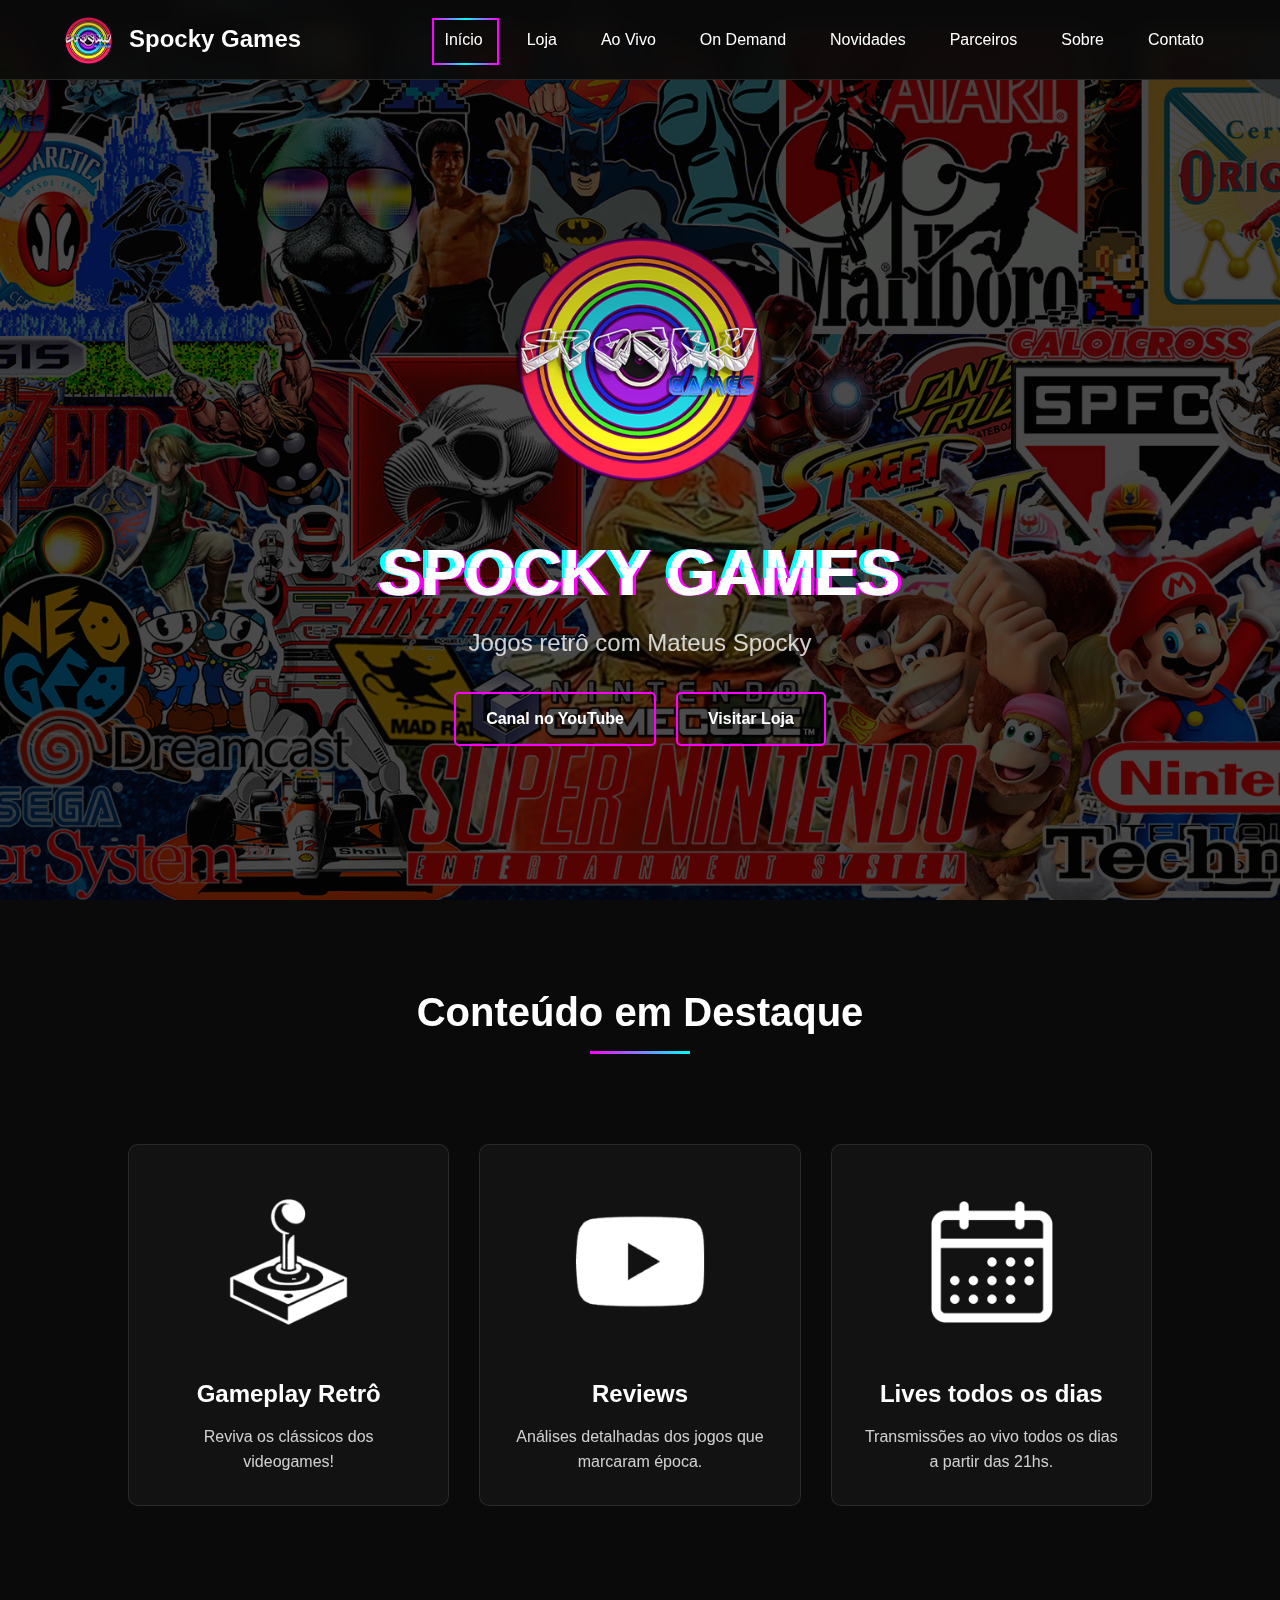
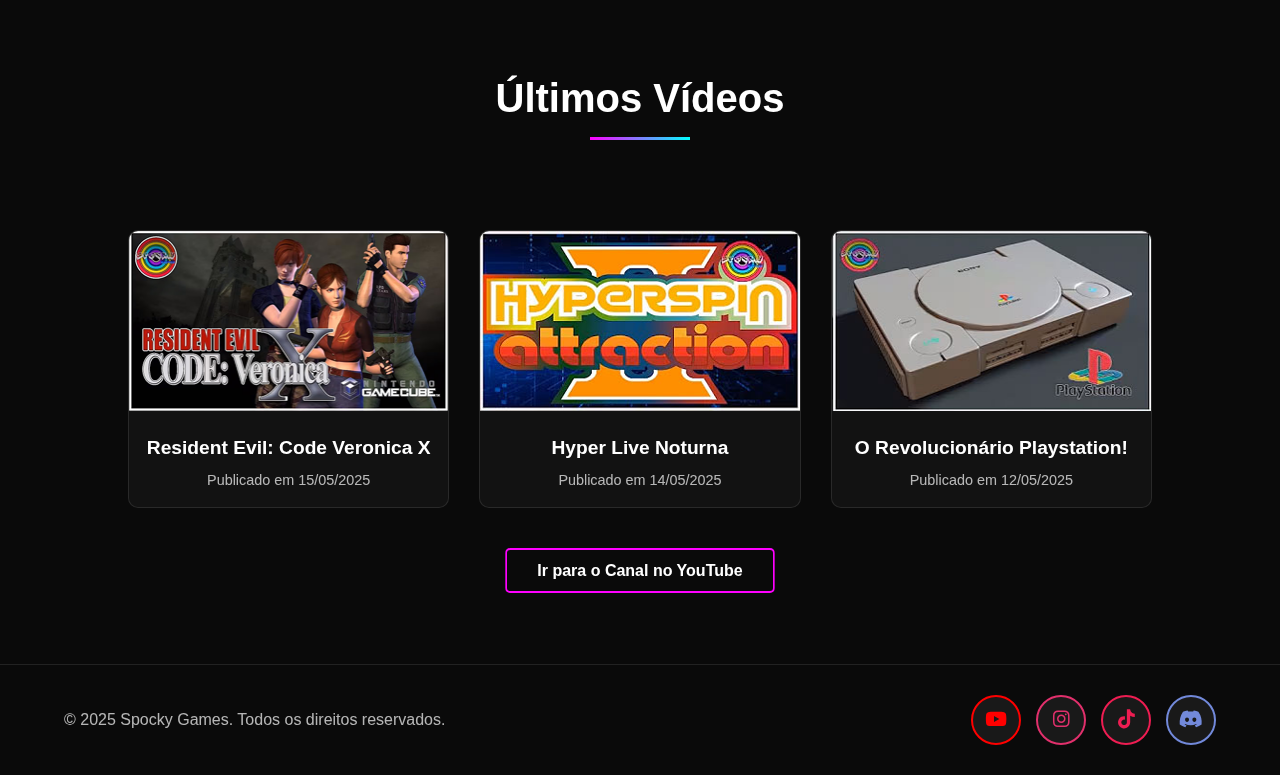
<file: index.html>
<!DOCTYPE html>
<html lang="pt-br">
<head>
    <meta charset="utf-8">
    <meta name="viewport" content="width=device-width, initial-scale=1.0">
    <meta http-equiv="Content-Language" content="pt-br">
    <meta name="description" content="Spocky Games - O melhor canal de jogos do Brasil!">
    <meta name="author" content="Tutankhamal, renejr, Spocky Games">
    <meta name="keywords" content="jogos, comunidade, Spocky Games, loja, YouTube, Discord">
    <link rel="canonical" href="https://spockygames.com.br">
    
    <!-- Open Graph -->
    <meta property="og:title" content="Spocky Games">
    <meta property="og:description" content="Spocky Games - O melhor canal de jogos do Brasil!">
    <meta property="og:image" content="https://imgur.com/JuOYAFI.gif">
    <meta property="og:image:width" content="600">
    <meta property="og:image:height" content="270">
    <meta property="og:url" content="https://spockygames.com.br"> 
    <meta property="og:site_name" content="Spocky Games"> 
    <meta property="og:type" content="website">
    <meta property="og:color" content="#00BFFF">

    <!-- Twitter -->
    <meta name="twitter:card" content="summary_large_image">
    <meta name="twitter:title" content="Spocky Games">
    <meta name="twitter:description" content="Spocky Games - O melhor canal de jogos do Brasil!">
    <meta name="twitter:image" content="https://imgur.com/JuOYAFI.gif">

    <title>Spocky Games | Início</title>

    <!-- Fonts and Styles -->
    <link rel="stylesheet" href="https://cdnjs.cloudflare.com/ajax/libs/font-awesome/6.4.0/css/all.min.css">
    <link rel="stylesheet" href="assets/css/style.css">
    <link rel="icon" href="/assets/images/favicon.ico" type="image/x-icon">
</head>
<body>
    <div class="background-container"></div>
    
    <header class="navbar">
        <div class="logo-container">
            <img src="assets/logo_nav.png" alt="Spocky Games Logo" class="logo">
            <h1 class="site-title"><a href="index.html">Spocky Games</a></h1>
        </div>
        
        <nav class="nav-links">
            <ul>
                <li><a href="index.html" class="active">Início</a></li>
                <li><a href="loja.html">Loja</a></li>
                <li><a href="aovivo.html">Ao Vivo</a></li>
                <li><a href="ondemand.html">On Demand</a></li>
                <li><a href="novidades.html">Novidades</a></li>
                <li><a href="parceiros.html">Parceiros</a></li>
                <li><a href="sobre.html">Sobre</a></li>
                <li><a href="contato.html">Contato</a></li>
            </ul>
        </nav>
        
        <div class="hamburger">
            <div class="bar"></div>
            <div class="bar"></div>
            <div class="bar"></div>
        </div>
    </header>
    
    <main>
        <section class="hero">
            <div class="hero-content">
                <div class="logo-hero">
                    <img src="assets/logo_hero.png" alt="Spocky Games Logo" class="hero-logo">
                </div>
                <h1 class="glitch" data-text="Spocky Games">Spocky Games</h1>
                <p class="hero-subtitle">Jogos retrô com Mateus Spocky</p>
                <div class="cta-buttons">
                    <a href="https://youtube.com" class="cta-button" target="_blank">Canal no YouTube</a>
                    <a href="loja.html" class="cta-button">Visitar Loja</a>
                </div>
            </div>
        </section>
        
        <section class="featured-content">
            <h2 class="section-title">Conteúdo em Destaque</h2>
            <div class="featured-grid">
                <div class="featured-item" data-aos="fade-up">
                    <img src="/assets/destaques/stick.png" alt="Conteúdo em Destaque">
                    <h3>Gameplay Retrô</h3>
                    <p>Reviva os clássicos dos videogames!</p>
                </div>
                <div class="featured-item" data-aos="fade-up" data-aos-delay="100">
                    <img src="assets/destaques/youtube.png" alt="Conteúdo em Destaque">
                    <h3>Reviews</h3>
                    <p>Análises detalhadas dos jogos que marcaram época.</p>
                </div>
                <div class="featured-item" data-aos="fade-up" data-aos-delay="200">
                    <img src="assets/destaques/calendar.png" alt="Conteúdo em Destaque">
                    <h3>Lives todos os dias</h3>
                    <p>Transmissões ao vivo todos os dias a partir das 21hs.</p>
                </div>
            </div>
        </section>
        
        <section class="latest-videos">
            <h2 class="section-title">Últimos Vídeos</h2>
            <div class="video-grid">
                <a href="https://youtu.be/rQ3bM_zXhro" target="_blank">
    <div class="video-card" data-aos="zoom-in">
        <div class="video-thumbnail">
            <img src="assets/destaques/video1.png" alt="Thumbnail do vídeo">
            <div class="play-button">
                <i class="fas fa-play"></i>
            </div>
        </div>
        <h3>Resident Evil: Code Veronica X</h3>
        <p>Publicado em 15/05/2025</p>
    </div>
</a>

<a href="https://www.youtube.com/watch?v=MkAq6ATwoZY" target="_blank">
    <div class="video-card" data-aos="zoom-in" data-aos-delay="100">
        <div class="video-thumbnail">
            <img src="assets/destaques/video2.png" alt="Thumbnail do vídeo">
            <div class="play-button">
                <i class="fas fa-play"></i>
            </div>
        </div>
        <h3>Hyper Live Noturna</h3>
        <p>Publicado em 14/05/2025</p>
    </div>
</a>

<a href="https://www.youtube.com/watch?v=SWd9Ww-aTrM" target="_blank">
    <div class="video-card" data-aos="zoom-in" data-aos-delay="200">
        <div class="video-thumbnail">
            <img src="assets/destaques/video3.png" alt="Thumbnail do vídeo">
            <div class="play-button">
                <i class="fas fa-play"></i>
            </div>
        </div>
        <h3>O Revolucionário Playstation!</h3>
        <p>Publicado em 12/05/2025</p>
    </div>
</a>
            </div>
            <div class="center-button">
                <a href="https://www.youtube.com/@SpockyGames" target="_blank" class="neon-button">Ir para o Canal no YouTube</a>
            </div>
        </section>
    </main>
    
    <footer>
        <div class="footer-content">
            <p>&copy; 2025 Spocky Games. Todos os direitos reservados.</p>
            <div class="social-icons">
                <a href="https://youtube.com/@SpockyGames" target="_blank" class="social-icon youtube">
                    <i class="fab fa-youtube"></i>
                </a>                
                <a href="https://instagram.com/SpockyGames" target="_blank" class="social-icon instagram">
                    <i class="fab fa-instagram"></i>
                </a>
                <a href="https://www.tiktok.com/@spockygames" target="_blank" class="social-icon tiktok">
                    <i class="fab fa-tiktok"></i>
                </a>
                <a href="https://discord.com/invite/5Zags8Xaz5" target="_blank" class="social-icon discord">
                    <i class="fab fa-discord"></i>
                </a>

            </div>
        </div>
    </footer>
    
    <script src="assets/js/script.js"></script>
</body>
</html>
</file>
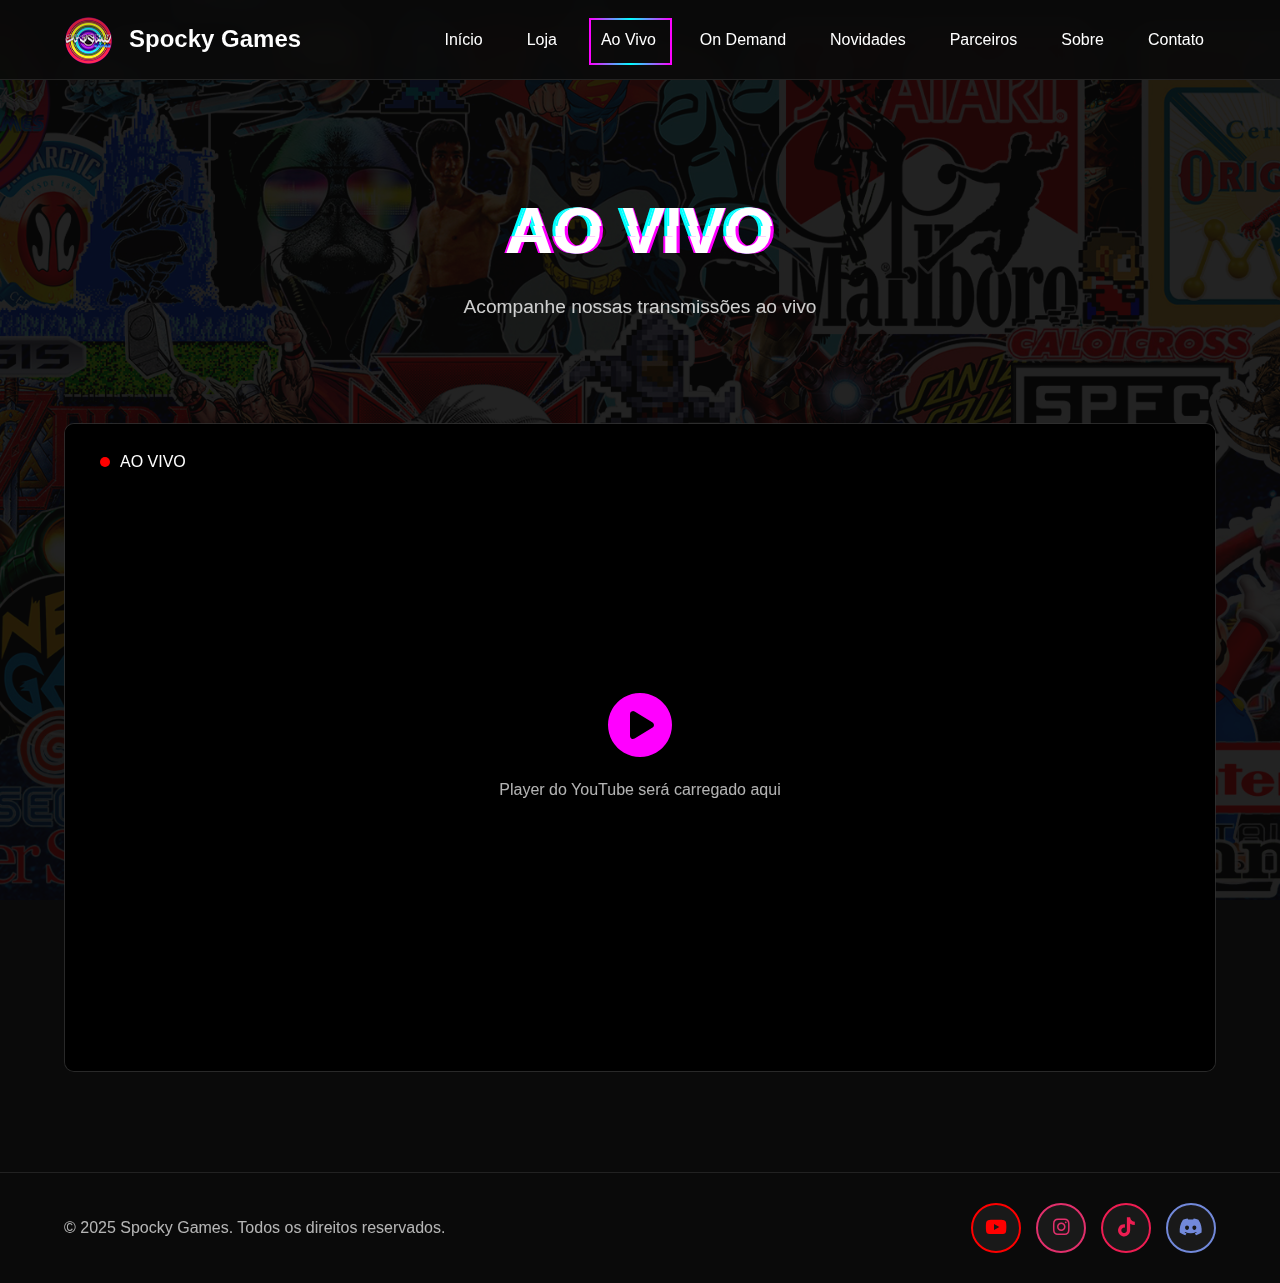
<file: aovivo.html>
<!DOCTYPE html>
<html lang="pt-br">
<head>
    <meta charset="UTF-8">
    <meta name="viewport" content="width=device-width, initial-scale=1.0">
    <title>Spocky Games - Ao Vivo</title>
    <link rel="stylesheet" href="style.css">
    <link rel="stylesheet" href="https://cdnjs.cloudflare.com/ajax/libs/font-awesome/6.4.0/css/all.min.css">
</head>
<body>
    <div class="background-container"></div>
    
    <header class="navbar">
        <div class="logo-container">
            <img src="/assets/logo_nav.png" alt="Spocky Games Logo" class="logo" >
            <h1 class="site-title"><a href="index.html">Spocky Games</a></h1>
        </div>
        
        <nav class="nav-links">
            <ul>
                <li><a href="index.html">Início</a></li>
                <li><a href="loja.html">Loja</a></li>
                <li><a href="aovivo.html" class="active">Ao Vivo</a></li>
                <li><a href="ondemand.html">On Demand</a></li>
                <li><a href="novidades.html">Novidades</a></li>
                <li><a href="parceiros.html">Parceiros</a></li>
                <li><a href="sobre.html">Sobre</a></li>
                <li><a href="contato.html">Contato</a></li>
            </ul>
        </nav>
        
        <div class="hamburger">
            <div class="bar"></div>
            <div class="bar"></div>
            <div class="bar"></div>
        </div>
    </header>
    
    <main>
        <section class="page-header">
            <h1 class="glitch" data-text="Ao Vivo">Ao Vivo</h1>
            <p>Acompanhe nossas transmissões ao vivo</p>
        </section>
        
        <section class="live-section">
            <div class="live-container" data-aos="fade-up">
                <div class="live-player-placeholder">
                    <div class="live-status">
                        <span class="live-indicator"></span>
                        <span>AO VIVO</span>
                    </div>
                    <div class="live-placeholder-content">
                        <i class="fas fa-play-circle"></i>
                        <p>Player do YouTube será carregado aqui</p>
                    </div>
                </div>
                <!--
                <div class="live-info">
                    <h2>Jogando Super Nintendo Classics</h2>
                    <p class="live-description">
                        Mateus Spocky está jogando os clássicos do Super Nintendo! Venha relembrar os jogos que marcaram época e participe do chat ao vivo.
                    </p>
                    <div class="live-meta">
                        <div class="live-viewers">
                            <i class="fas fa-eye"></i>
                            <span>1.2K espectadores</span>
                        </div>
                        <div class="live-started">
                            <i class="fas fa-clock"></i>
                            <span>Iniciou há 1 hora e 23 minutos</span>
                        </div>
                    </div>
                    <div class="live-buttons">
                        <a href="https://youtube.com" target="_blank" class="neon-button">Assistir no YouTube</a>
                        <button class="neon-button secondary">Receber Notificações</button>
                    </div>
                </div>
            </div>
            
            <div class="schedule-section" data-aos="fade-up">
                <h2 class="section-title">Próximas Transmissões</h2>
                <div class="schedule-grid">
                    <div class="schedule-item">
                        <div class="schedule-date">
                            <div class="day">15</div>
                            <div class="month">JUN</div>
                        </div>
                        <div class="schedule-info">
                            <h3>Mega Drive Classics</h3>
                            <p>Jogando os melhores títulos do Mega Drive</p>
                            <div class="schedule-time">
                                <i class="fas fa-clock"></i>
                                <span>20:00 - 23:00</span>
                            </div>
                        </div>
                        <button class="reminder-button">
                            <i class="fas fa-bell"></i>
                            <span>Lembrar</span>
                        </button>
                    </div>
                    
                    <div class="schedule-item">
                        <div class="schedule-date">
                            <div class="day">18</div>
                            <div class="month">JUN</div>
                        </div>
                        <div class="schedule-info">
                            <h3>PlayStation 1 Raridades</h3>
                            <p>Jogos raros e esquecidos do PlayStation 1</p>
                            <div class="schedule-time">
                                <i class="fas fa-clock"></i>
                                <span>19:00 - 22:00</span>
                            </div>
                        </div>
                        <button class="reminder-button">
                            <i class="fas fa-bell"></i>
                            <span>Lembrar</span>
                        </button>
                    </div>
                    
                    <div class="schedule-item">
                        <div class="schedule-date">
                            <div class="day">22</div>
                            <div class="month">JUN</div>
                        </div>
                        <div class="schedule-info">
                            <h3>Nintendo 64 Speedruns</h3>
                            <p>Tentando bater recordes em jogos do N64</p>
                            <div class="schedule-time">
                                <i class="fas fa-clock"></i>
                                <span>20:00 - 00:00</span>
                            </div>
                        </div>
                        <button class="reminder-button">
                            <i class="fas fa-bell"></i>
                            <span>Lembrar</span>
                        </button>
                    </div>
                </div>
            </div> -->
        </section> 
    </main>  
    
    <footer>
        <div class="footer-content">
            <p>&copy; 2025 Spocky Games. Todos os direitos reservados.</p>
            <div class="social-icons">
                <a href="https://youtube.com/@SpockyGames" target="_blank" class="social-icon youtube">
                    <i class="fab fa-youtube"></i>
                </a>                
                <a href="https://instagram.com/SpockyGames" target="_blank" class="social-icon instagram">
                    <i class="fab fa-instagram"></i>
                </a>
                <a href="https://www.tiktok.com/@spockygames" target="_blank" class="social-icon tiktok">
                    <i class="fab fa-tiktok"></i>
                </a>
                <a href="https://discord.com/invite/5Zags8Xaz5" target="_blank" class="social-icon discord">
                    <i class="fab fa-discord"></i>
                </a>

            </div>
        </div>
    </footer>
    
    <script src="script.js"></script>
</body>
</html>
</file>
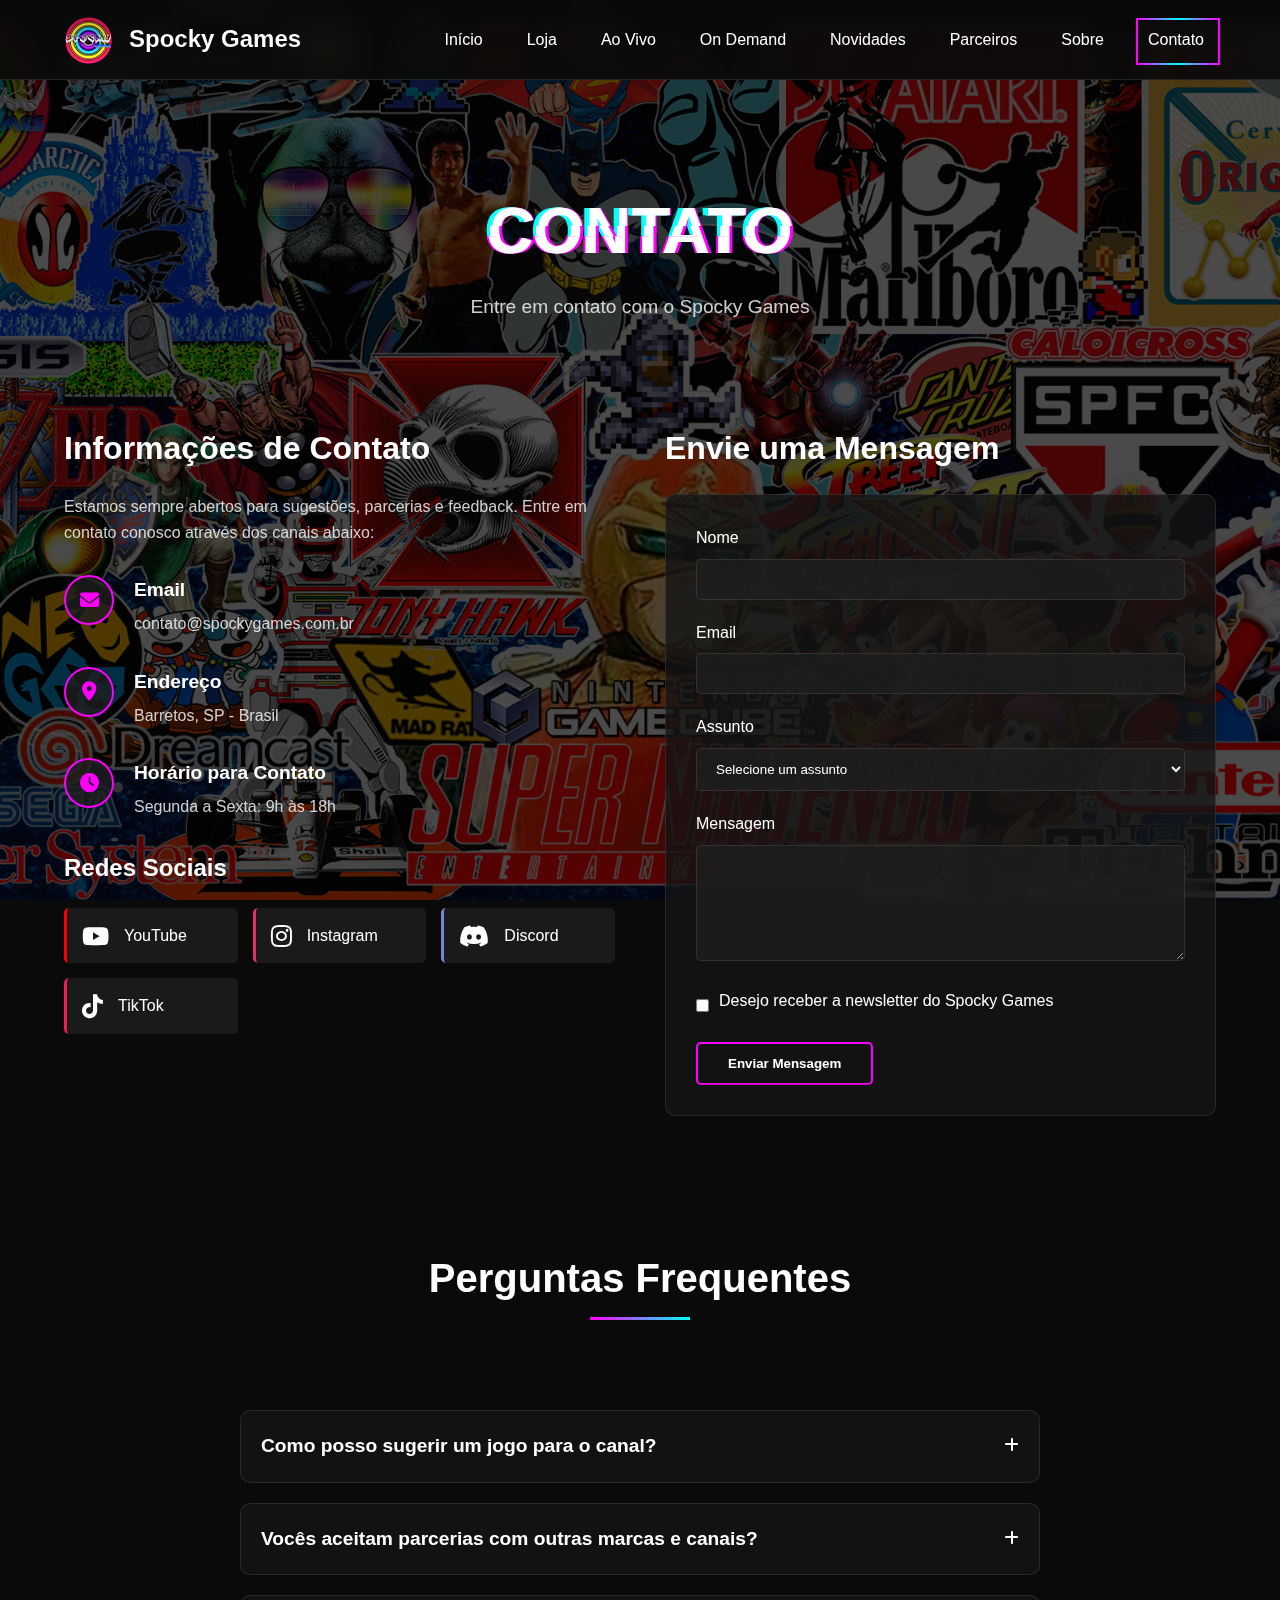
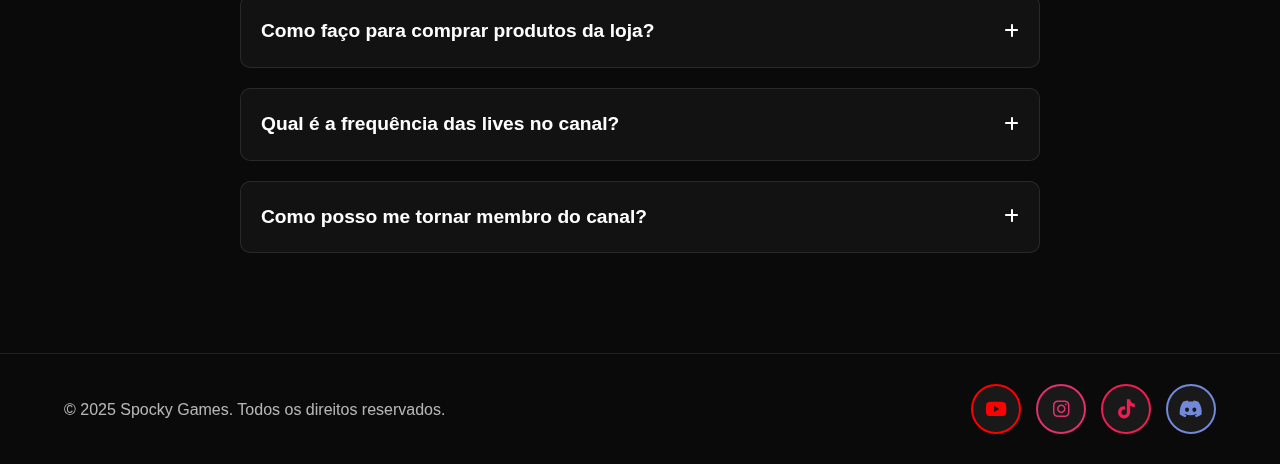
<file: contato.html>
<!DOCTYPE html>
<html lang="pt-br">
<head>
    <meta charset="utf-8">
    <meta name="viewport" content="width=device-width, initial-scale=1.0">
    <meta http-equiv="Content-Language" content="pt-br">
    <meta name="description" content="Spocky Games - O melhor canal de jogos do Brasil!">
    <meta name="author" content="Tutankhamal, renejr, Spocky Games">
    <meta name="keywords" content="jogos, comunidade, Spocky Games, loja, YouTube, Discord">
    <link rel="canonical" href="https://spockygames.com.br">
    
    <!-- Open Graph -->
    <meta property="og:title" content="Spocky Games">
    <meta property="og:description" content="Spocky Games - O melhor canal de jogos do Brasil!">
    <meta property="og:image" content="https://imgur.com/JuOYAFI.gif">
    <meta property="og:image:width" content="600">
    <meta property="og:image:height" content="270">
    <meta property="og:url" content="https://spockygames.com.br"> 
    <meta property="og:site_name" content="Spocky Games"> 
    <meta property="og:type" content="website">
    <meta property="og:color" content="#00BFFF">

    <!-- Twitter -->
    <meta name="twitter:card" content="summary_large_image">
    <meta name="twitter:title" content="Spocky Games">
    <meta name="twitter:description" content="Spocky Games - O melhor canal de jogos do Brasil!">
    <meta name="twitter:image" content="https://imgur.com/JuOYAFI.gif">

    <title>Spocky Games | Contato</title>

    <!-- Fonts and Styles -->
    <link rel="stylesheet" href="https://cdnjs.cloudflare.com/ajax/libs/font-awesome/6.4.0/css/all.min.css">
    <link rel="stylesheet" href="assets/css/style.css">
    <link rel="icon" href="/assets/images/favicon.ico" type="image/x-icon">

</head>
<body>
    <div class="background-container"></div>
    
    <header class="navbar">
        <div class="logo-container">
            <img src="/assets/logo_nav.png" alt="Spocky Games Logo" class="logo" >
            <h1 class="site-title"><a href="index.html">Spocky Games</a></h1>
        </div>
        
        <nav class="nav-links">
            <ul>
                <li><a href="index.html">Início</a></li>
                <li><a href="loja.html">Loja</a></li>
                <li><a href="aovivo.html">Ao Vivo</a></li>
                <li><a href="ondemand.html">On Demand</a></li>
                <li><a href="novidades.html">Novidades</a></li>
                <li><a href="parceiros.html">Parceiros</a></li>
                <li><a href="sobre.html">Sobre</a></li>
                <li><a href="contato.html" class="active">Contato</a></li>
            </ul>
        </nav>
        
        <div class="hamburger">
            <div class="bar"></div>
            <div class="bar"></div>
            <div class="bar"></div>
        </div>
    </header>
    
    <main>
        <section class="page-header">
            <h1 class="glitch" data-text="Contato">Contato</h1>
            <p>Entre em contato com o Spocky Games</p>
        </section>
        
        <section class="contact-section">
            <div class="contact-container">
                <div class="contact-info" data-aos="fade-right">
                    <h2>Informações de Contato</h2>
                    <p>Estamos sempre abertos para sugestões, parcerias e feedback. Entre em contato conosco através dos canais abaixo:</p>
                    
                    <div class="info-item">
                        <div class="info-icon">
                            <i class="fas fa-envelope"></i>
                        </div>
                        <div class="info-content">
                            <h3>Email</h3>
                            <p>contato@spockygames.com.br</p>
                        </div>
                    </div>
                    
                    <div class="info-item">
                        <div class="info-icon">
                            <i class="fas fa-map-marker-alt"></i>
                        </div>
                        <div class="info-content">
                            <h3>Endereço</h3>
                            <p>Barretos, SP - Brasil</p>
                        </div>
                    </div>
                    
                    <div class="info-item">
                        <div class="info-icon">
                            <i class="fas fa-clock"></i>
                        </div>
                        <div class="info-content">
                            <h3>Horário para Contato</h3>
                            <p>Segunda a Sexta: 9h às 18h</p>
                        </div>
                    </div>
                    
                    <div class="social-contact">
                        <h3>Redes Sociais</h3>
                        <div class="social-grid">
                            <a href="https://youtube.com/@SpockyGames" target="_blank" class="social-contact-item youtube">
                                <i class="fab fa-youtube"></i>
                                <span>YouTube</span>
                            </a>
                            <a href="https://instagram.com/@SpockyGames" target="_blank" class="social-contact-item instagram">
                                <i class="fab fa-instagram"></i>
                                <span>Instagram</span>
                            </a>
                            <!--<a href="https://twitter.com" target="_blank" class="social-contact-item twitter">
                                <i class="fab fa-twitter"></i>
                                <span>Twitter</span> -->
                            </a>
                            <a href="https://discord.com/invite/5Zags8Xaz5" target="_blank" class="social-contact-item discord">
                                <i class="fab fa-discord"></i>
                                <span>Discord</span>
                            </a>
                            <!--<a href="https://twitch.tv" target="_blank" class="social-contact-item twitch">
                                <i class="fab fa-twitch"></i>
                                <span>Twitch</span>
                            </a> -->
                            <a href="https://www.tiktok.com/@spockygames" target="_blank" class="social-contact-item tiktok">
                                <i class="fab fa-tiktok"></i>
                                <span>TikTok</span>
                            </a>
                        </div>
                    </div>
                </div>
                
                <div class="contact-form" data-aos="fade-left">
                    <h2>Envie uma Mensagem</h2>
                    <form id="contactForm">
                        <div class="form-group">
                            <label for="name">Nome</label>
                            <input type="text" id="name" name="name" required>
                        </div>
                        
                        <div class="form-group">
                            <label for="email">Email</label>
                            <input type="email" id="email" name="email" required>
                        </div>
                        
                        <div class="form-group">
                            <label for="subject">Assunto</label>
                            <select id="subject" name="subject" required>
                                <option value="">Selecione um assunto</option>
                                <option value="partnership">Parceria</option>
                                <option value="suggestion">Sugestão</option>
                                <option value="support">Suporte</option>
                                <option value="other">Outro</option>
                            </select>
                        </div>
                        
                        <div class="form-group">
                            <label for="message">Mensagem</label>
                            <textarea id="message" name="message" rows="6" required></textarea>
                        </div>
                        
                        <div class="form-group">
                            <div class="checkbox-container">
                                <input type="checkbox" id="newsletter" name="newsletter">
                                <label for="newsletter">Desejo receber a newsletter do Spocky Games</label>
                            </div>
                        </div>
                        
                        <button type="submit" class="neon-button">Enviar Mensagem</button>
                    </form>
                </div>
            </div>
        </section>
        
        <section class="faq-section" data-aos="fade-up">
            <h2 class="section-title">Perguntas Frequentes</h2>
            <div class="faq-container">
                <div class="faq-item">
                    <div class="faq-question">
                        <h3>Como posso sugerir um jogo para o canal?</h3>
                        <div class="faq-icon">
                            <i class="fas fa-plus"></i>
                        </div>
                    </div>
                    <div class="faq-answer">
                        <p>Você pode sugerir jogos  diretamente nos comentários dos vídeos ou nos chats das lives. Também realizamos enquetes em nossas redes sociais para que os inscritos votem nos próximos jogos.</p>
                    </div>
                </div>
                
                <div class="faq-item">
                    <div class="faq-question">
                        <h3>Vocês aceitam parcerias com outras marcas e canais?</h3>
                        <div class="faq-icon">
                            <i class="fas fa-plus"></i>
                        </div>
                    </div>
                    <div class="faq-answer">
                        <p>Sim! Estamos sempre abertos a novas parcerias que estejam alinhadas com a proposta do canal. Entre em contato através do email contato@spockygames.com com os detalhes da sua proposta.</p>
                    </div>
                </div>
                
                <div class="faq-item">
                    <div class="faq-question">
                        <h3>Como faço para comprar produtos da loja?</h3>
                        <div class="faq-icon">
                            <i class="fas fa-plus"></i>
                        </div>
                    </div>
                    <div class="faq-answer">
                        <p>Basta acessar a seção "Loja" do nosso site, escolher os produtos desejados e seguir o processo de checkout. Aceitamos diversas formas de pagamento e enviamos para todo o Brasil.</p>
                    </div>
                </div>
                
                <div class="faq-item">
                    <div class="faq-question">
                        <h3>Qual é a frequência das lives no canal?</h3>
                        <div class="faq-icon">
                            <i class="fas fa-plus"></i>
                        </div>
                    </div>
                    <div class="faq-answer">
                        <p>Todos os dias a partir das 21h.</p>
                    </div>
                </div>
                
                <div class="faq-item">
                    <div class="faq-question">
                        <h3>Como posso me tornar membro do canal?</h3>
                        <div class="faq-icon">
                            <i class="fas fa-plus"></i>
                        </div>
                    </div>
                    <div class="faq-answer">
                        <p>Você pode se tornar membro do canal através do botão "Seja Membro" na página do YouTube. Os membros têm acesso a conteúdos exclusivos, emojis personalizados e badges especiais nos comentários.</p>
                    </div>
                </div>
            </div>
        </section>
    </main>
    
    <footer>
        <div class="footer-content">
            <p>&copy; 2025 Spocky Games. Todos os direitos reservados.</p>
            <div class="social-icons">
                <a href="https://youtube.com/@SpockyGames" target="_blank" class="social-icon youtube">
                    <i class="fab fa-youtube"></i>
                </a>                
                <a href="https://instagram.com/SpockyGames" target="_blank" class="social-icon instagram">
                    <i class="fab fa-instagram"></i>
                </a>
                <a href="https://www.tiktok.com/@spockygames" target="_blank" class="social-icon tiktok">
                    <i class="fab fa-tiktok"></i>
                </a>
                <a href="https://discord.com/invite/5Zags8Xaz5" target="_blank" class="social-icon discord">
                    <i class="fab fa-discord"></i>
                </a>

            </div>
        </div>
    </footer>
    
    <script src="assets/js/script.js"></script>
</body>
</html>
</file>
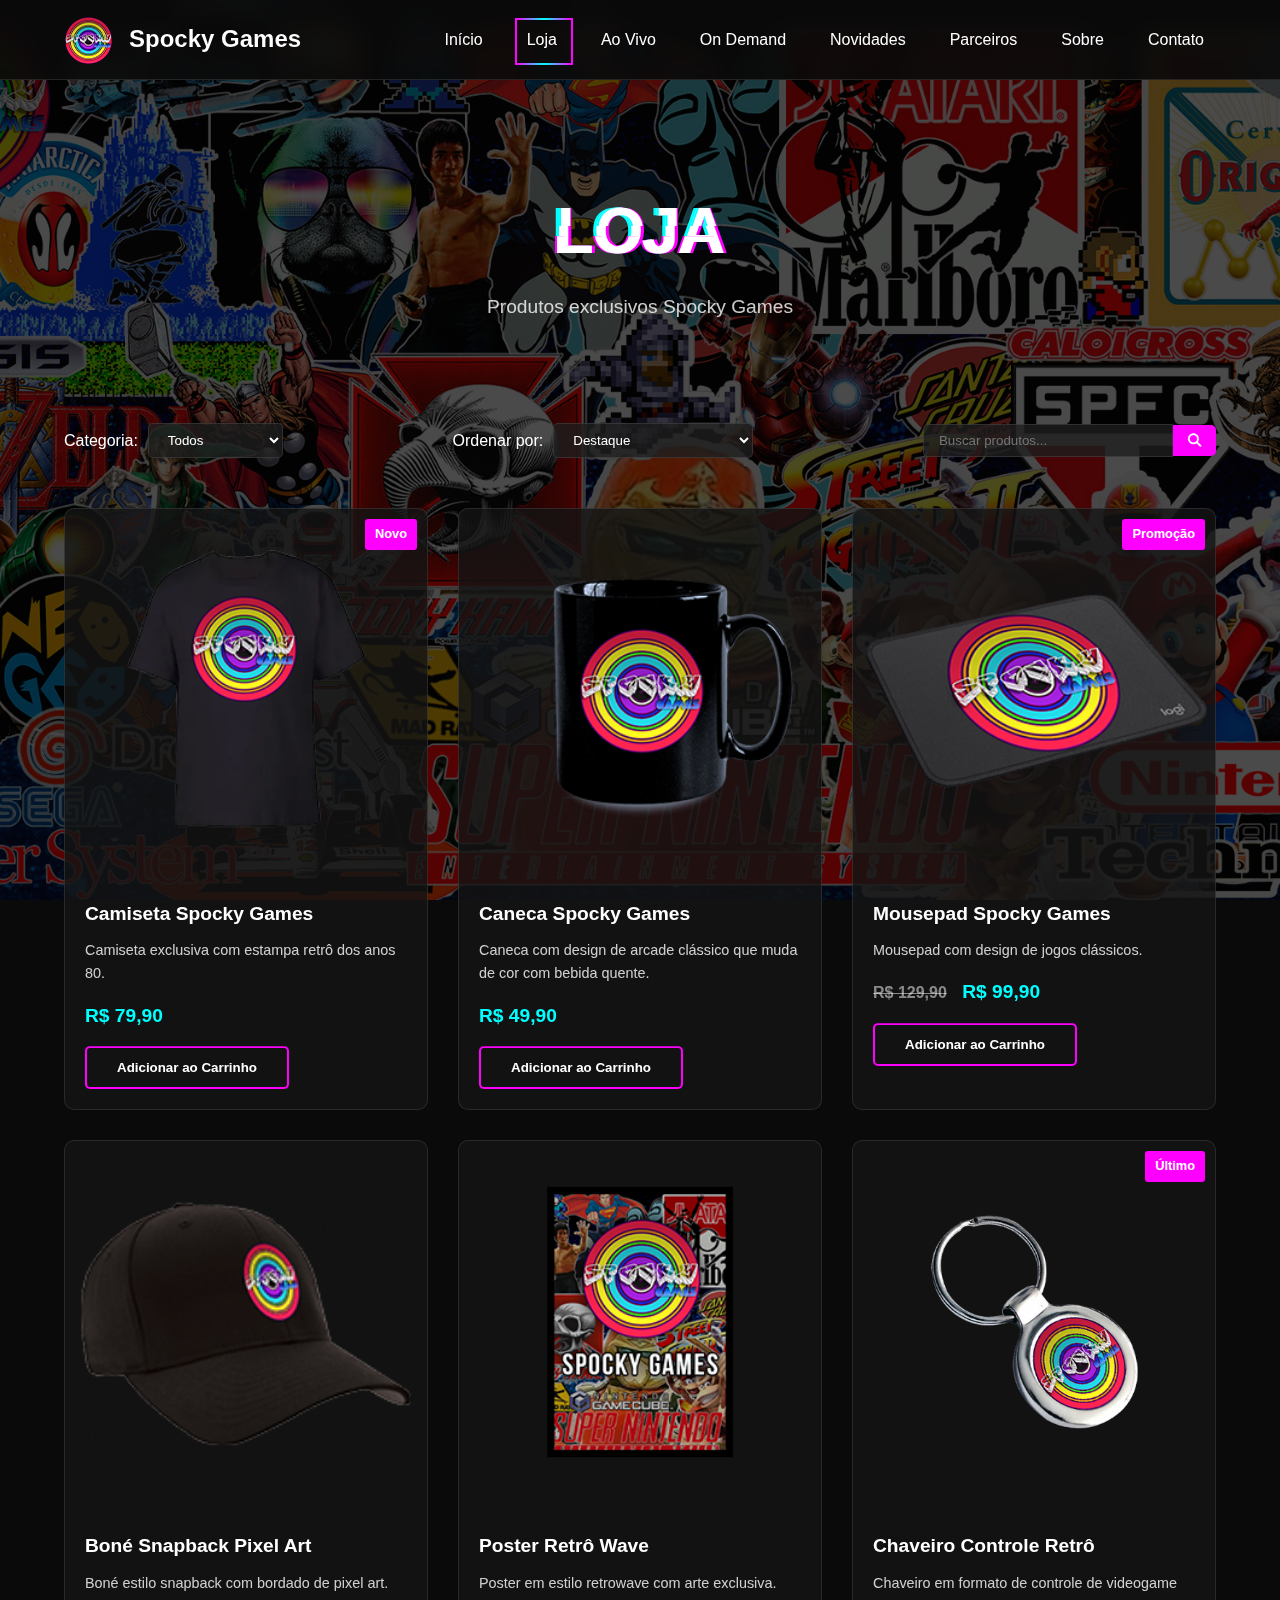
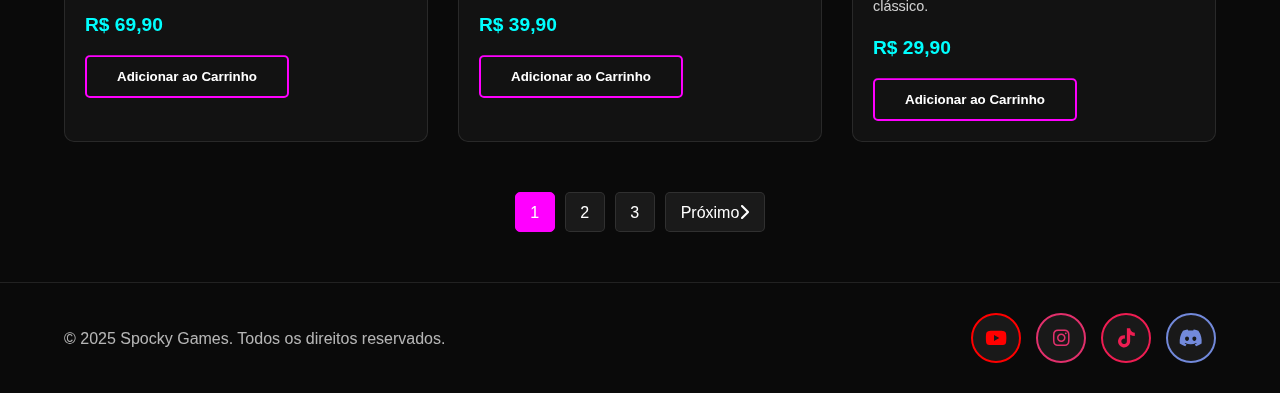
<file: loja.html>
<!DOCTYPE html>
<html lang="pt-br">
<head>
    <meta charset="utf-8">
    <meta name="viewport" content="width=device-width, initial-scale=1.0">
    <meta http-equiv="Content-Language" content="pt-br">
    <meta name="description" content="Spocky Games - O melhor canal de jogos do Brasil!">
    <meta name="author" content="Tutankhamal, renejr, Spocky Games">
    <meta name="keywords" content="jogos, comunidade, Spocky Games, loja, YouTube, Discord">
    <link rel="canonical" href="https://spockygames.com.br">
    
    <!-- Open Graph -->
    <meta property="og:title" content="Spocky Games">
    <meta property="og:description" content="Spocky Games - O melhor canal de jogos do Brasil!">
    <meta property="og:image" content="https://imgur.com/JuOYAFI.gif">
    <meta property="og:image:width" content="600">
    <meta property="og:image:height" content="270">
    <meta property="og:url" content="https://spockygames.com.br"> 
    <meta property="og:site_name" content="Spocky Games"> 
    <meta property="og:type" content="website">
    <meta property="og:color" content="#00BFFF">

    <!-- Twitter -->
    <meta name="twitter:card" content="summary_large_image">
    <meta name="twitter:title" content="Spocky Games">
    <meta name="twitter:description" content="Spocky Games - O melhor canal de jogos do Brasil!">
    <meta name="twitter:image" content="https://imgur.com/JuOYAFI.gif">

    <title>Spocky Games | Loja</title>

    <!-- Fonts and Styles -->
    <link rel="stylesheet" href="https://cdnjs.cloudflare.com/ajax/libs/font-awesome/6.4.0/css/all.min.css">
    <link rel="stylesheet" href="assets/css/style.css">
    <link rel="icon" href="/assets/images/favicon.ico" type="image/x-icon">
</head>
<body>
    <div class="background-container"></div>
    
    <header class="navbar">
        <div class="logo-container">
            <img src="assets/logo_nav.png" alt="Spocky Games Logo" class="logo">
            <h1 class="site-title"><a href="index.html">Spocky Games</a></h1>
        </div>
        
        <nav class="nav-links">
            <ul>
                <li><a href="index.html">Início</a></li>
                <li><a href="loja.html" class="active">Loja</a></li>
                <li><a href="aovivo.html">Ao Vivo</a></li>
                <li><a href="ondemand.html">On Demand</a></li>
                <li><a href="novidades.html">Novidades</a></li>
                <li><a href="parceiros.html">Parceiros</a></li>
                <li><a href="sobre.html">Sobre</a></li>
                <li><a href="contato.html">Contato</a></li>
            </ul>
        </nav>
        
        <div class="hamburger">
            <div class="bar"></div>
            <div class="bar"></div>
            <div class="bar"></div>
        </div>
    </header>
    
    <main>
        <section class="page-header">
            <h1 class="glitch" data-text="Loja">Loja</h1>
            <p>Produtos exclusivos Spocky Games</p>
        </section>
        
        <section class="store-section">
            <div class="filter-bar">
                <div class="filter-group">
                    <label for="category">Categoria:</label>
                    <select id="category">
                        <option value="all">Todos</option>
                        <option value="clothing">Vestuário</option>
                        <option value="accessories">Acessórios</option>
                        <option value="games">Jogos</option>
                        <option value="collectibles">Colecionáveis</option>
                    </select>
                </div>
                <div class="filter-group">
                    <label for="sort">Ordenar por:</label>
                    <select id="sort">
                        <option value="featured">Destaque</option>
                        <option value="price-low">Preço: Menor para Maior</option>
                        <option value="price-high">Preço: Maior para Menor</option>
                        <option value="newest">Mais Recentes</option>
                    </select>
                </div>
                <div class="search-bar">
                    <input type="text" placeholder="Buscar produtos...">
                    <button><i class="fas fa-search"></i></button>
                </div>
            </div>
            
            <div class="products-grid">
                <div class="product-card" data-aos="fade-up">
                    <div class="product-image">
                        <img src="/assets/products/camiseta300x300.png" alt="Camiseta Spocky Games">
                        <div class="product-tag">Novo</div>
                    </div>
                    <div class="product-info">
                        <h3>Camiseta Spocky Games</h3>
                        <p class="product-description">Camiseta exclusiva com estampa retrô dos anos 80.</p>
                        <div class="product-price">R$ 79,90</div>
                        <button class="neon-button">Adicionar ao Carrinho</button>
                    </div>
                </div>
                
                <div class="product-card" data-aos="fade-up" data-aos-delay="100">
                    <div class="product-image">
                        <img src="assets/products/caneca300x300.png" alt="Caneca Spocky Games">
                    </div>
                    <div class="product-info">
                        <h3>Caneca Spocky Games</h3>
                        <p class="product-description">Caneca com design de arcade clássico que muda de cor com bebida quente.</p>
                        <div class="product-price">R$ 49,90</div>
                        <button class="neon-button">Adicionar ao Carrinho</button>
                    </div>
                </div>
                
                <div class="product-card" data-aos="fade-up" data-aos-delay="200">
                    <div class="product-image">
                        <img src="assets/products/mousepad300x300.png" alt="Mousepad Spocky Games">
                        <div class="product-tag">Promoção</div>
                    </div>
                    <div class="product-info">
                        <h3>Mousepad Spocky Games</h3>
                        <p class="product-description">Mousepad com design de jogos clássicos.</p>
                        <div class="product-price"><span class="old-price">R$ 129,90</span> R$ 99,90</div>
                        <button class="neon-button">Adicionar ao Carrinho</button>
                    </div>
                </div>
                
                <div class="product-card" data-aos="fade-up" data-aos-delay="300">
                    <div class="product-image">
                        <img src="assets/products/bone300x300.png" alt="Boné Spocky Games">
                    </div>
                    <div class="product-info">
                        <h3>Boné Snapback Pixel Art</h3>
                        <p class="product-description">Boné estilo snapback com bordado de pixel art.</p>
                        <div class="product-price">R$ 69,90</div>
                        <button class="neon-button">Adicionar ao Carrinho</button>
                    </div>
                </div>
                
                <div class="product-card" data-aos="fade-up" data-aos-delay="400">
                    <div class="product-image">
                        <img src="assets/products/poster300x300.png" alt="Poster Spocky Games">
                    </div>
                    <div class="product-info">
                        <h3>Poster Retrô Wave</h3>
                        <p class="product-description">Poster em estilo retrowave com arte exclusiva.</p>
                        <div class="product-price">R$ 39,90</div>
                        <button class="neon-button">Adicionar ao Carrinho</button>
                    </div>
                </div>
                
                <div class="product-card" data-aos="fade-up" data-aos-delay="500">
                    <div class="product-image">
                        <img src="assets/products/chaveiro300x300.png" alt="Chaveiro Spocky Games">
                        <div class="product-tag">Último</div>
                    </div>
                    <div class="product-info">
                        <h3>Chaveiro Controle Retrô</h3>
                        <p class="product-description">Chaveiro em formato de controle de videogame clássico.</p>
                        <div class="product-price">R$ 29,90</div>
                        <button class="neon-button">Adicionar ao Carrinho</button>
                    </div>
                </div>
            </div>
            
            <div class="pagination">
                <a href="#" class="active">1</a>
                <a href="#">2</a>
                <a href="#">3</a>
                <a href="#" class="next">Próximo <i class="fas fa-chevron-right"></i></a>
            </div>
        </section>
    </main>
    
    <footer>
        <div class="footer-content">
            <p>&copy; 2025 Spocky Games. Todos os direitos reservados.</p>
            <div class="social-icons">
                <a href="https://youtube.com/@SpockyGames" target="_blank" class="social-icon youtube">
                    <i class="fab fa-youtube"></i>
                </a>                
                <a href="https://instagram.com/SpockyGames" target="_blank" class="social-icon instagram">
                    <i class="fab fa-instagram"></i>
                </a>
                <a href="https://www.tiktok.com/@spockygames" target="_blank" class="social-icon tiktok">
                    <i class="fab fa-tiktok"></i>
                </a>
                <a href="https://discord.com/invite/5Zags8Xaz5" target="_blank" class="social-icon discord">
                    <i class="fab fa-discord"></i>
                </a>

            </div>
        </div>
    </footer>
    
    <script src="assets/js/script.js"></script>
</body>
</html>
</file>
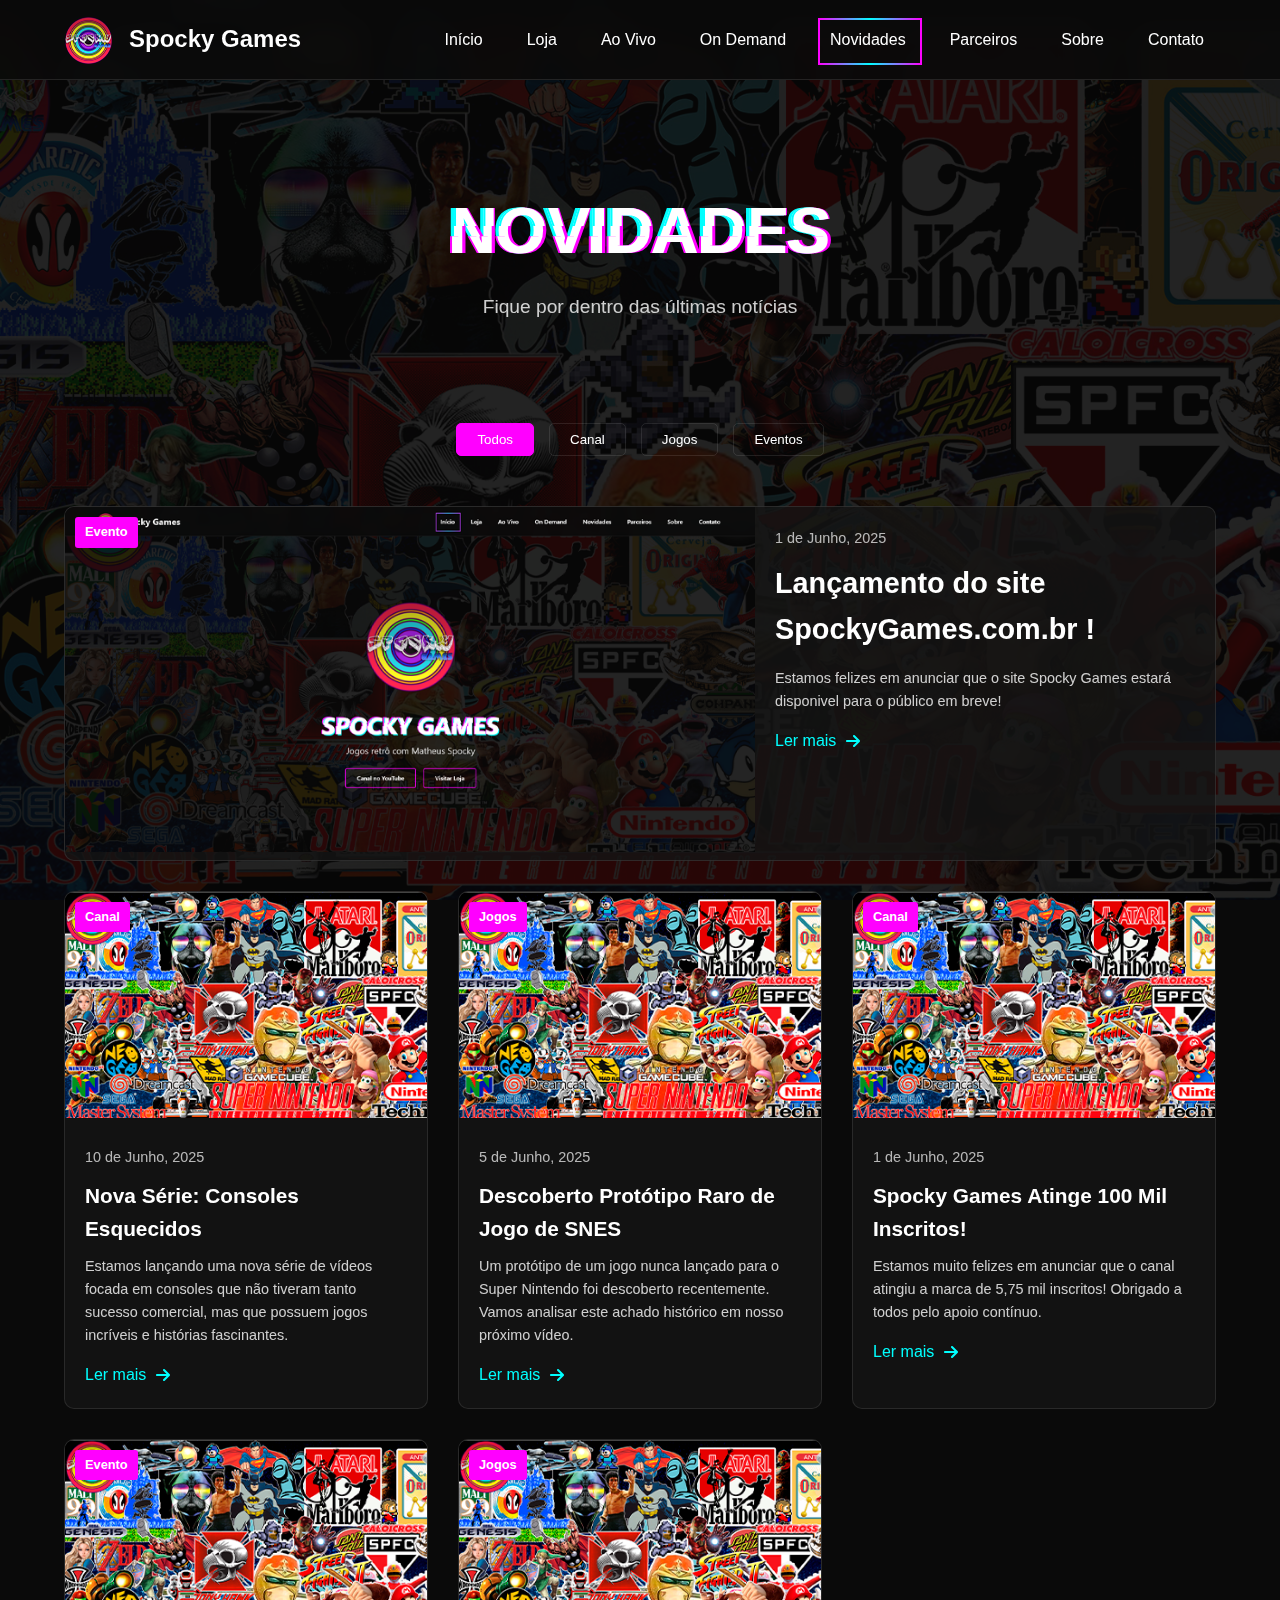
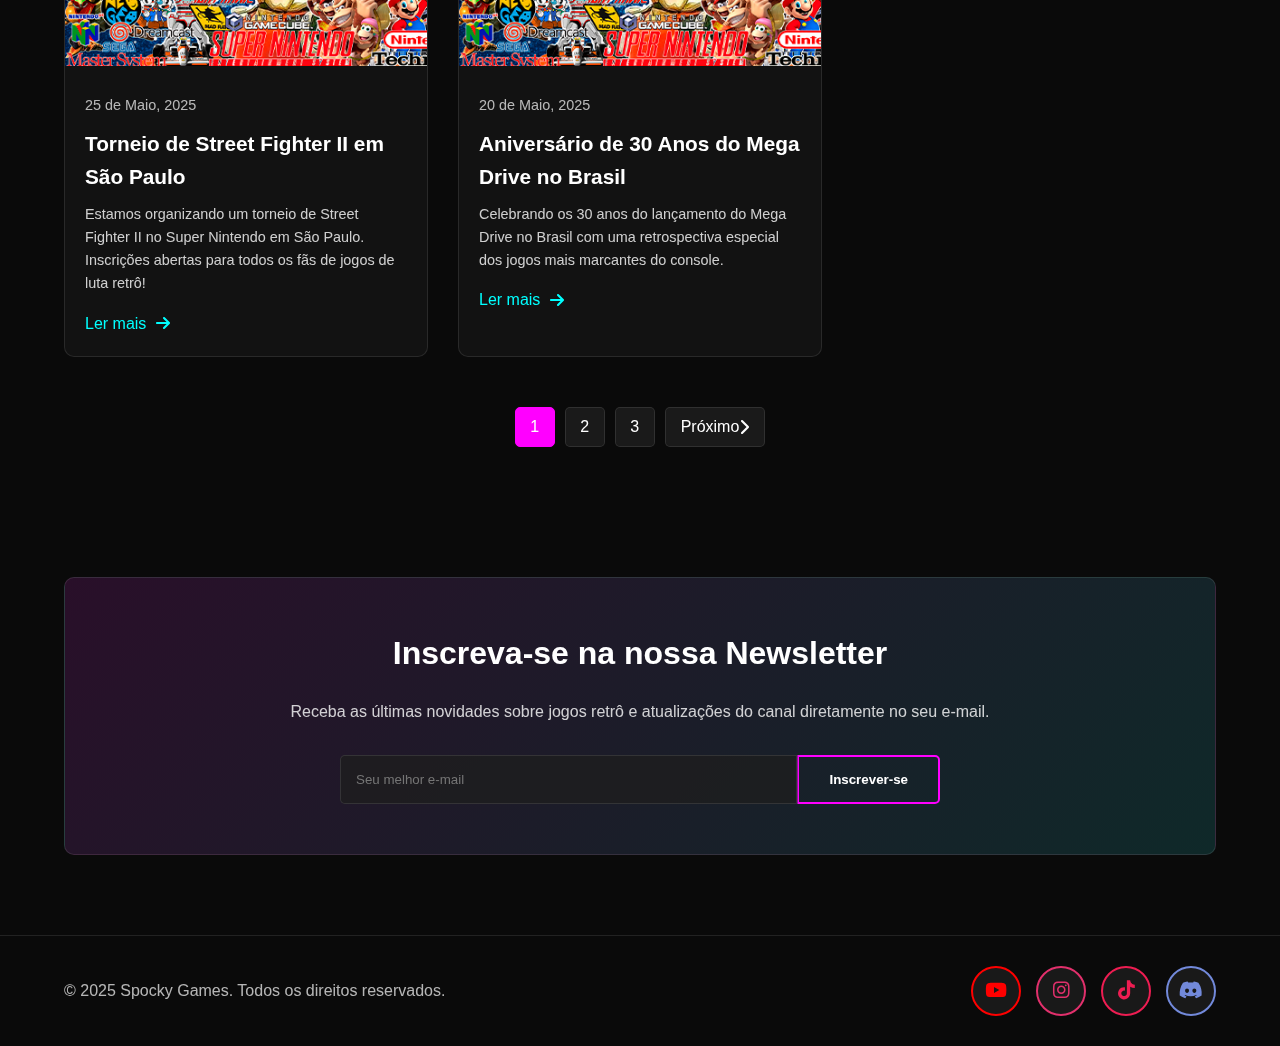
<file: novidades.html>
<!DOCTYPE html>
<html lang="pt-br">
<head>
    <meta charset="utf-8">
    <meta name="viewport" content="width=device-width, initial-scale=1.0">
    <meta http-equiv="Content-Language" content="pt-br">
    <meta name="description" content="Spocky Games - O melhor canal de jogos do Brasil!">
    <meta name="author" content="Tutankhamal, renejr, Spocky Games">
    <meta name="keywords" content="jogos, comunidade, Spocky Games, loja, YouTube, Discord">
    <link rel="canonical" href="https://spockygames.com.br">
    
    <!-- Open Graph -->
    <meta property="og:title" content="Spocky Games">
    <meta property="og:description" content="Spocky Games - O melhor canal de jogos do Brasil!">
    <meta property="og:image" content="https://imgur.com/JuOYAFI.gif">
    <meta property="og:image:width" content="600">
    <meta property="og:image:height" content="270">
    <meta property="og:url" content="https://spockygames.com.br"> 
    <meta property="og:site_name" content="Spocky Games"> 
    <meta property="og:type" content="website">
    <meta property="og:color" content="#00BFFF">

    <!-- Twitter -->
    <meta name="twitter:card" content="summary_large_image">
    <meta name="twitter:title" content="Spocky Games">
    <meta name="twitter:description" content="Spocky Games - O melhor canal de jogos do Brasil!">
    <meta name="twitter:image" content="https://imgur.com/JuOYAFI.gif">

    <title>Spocky Games | Novidades</title>

    <!-- Fonts and Styles -->
    <link rel="stylesheet" href="https://cdnjs.cloudflare.com/ajax/libs/font-awesome/6.4.0/css/all.min.css">
    <link rel="stylesheet" href="style.css">
    <link rel="icon" href="/assets/images/favicon.ico" type="image/x-icon">
</head>
<body>
    <div class="background-container"></div>
    
    <header class="navbar">
        <div class="logo-container">
            <img src="assets/logo_nav.png" alt="Spocky Games Logo" class="logo">
            <h1 class="site-title"><a href="index.html">Spocky Games</a></h1>
        </div>
        
        <nav class="nav-links">
            <ul>
                <li><a href="index.html">Início</a></li>
                <li><a href="loja.html">Loja</a></li>
                <li><a href="aovivo.html">Ao Vivo</a></li>
                <li><a href="ondemand.html">On Demand</a></li>
                <li><a href="novidades.html" class="active">Novidades</a></li>
                <li><a href="parceiros.html">Parceiros</a></li>
                <li><a href="sobre.html">Sobre</a></li>
                <li><a href="contato.html">Contato</a></li>
            </ul>
        </nav>
        
        <div class="hamburger">
            <div class="bar"></div>
            <div class="bar"></div>
            <div class="bar"></div>
        </div>
    </header>
    
    <main>
        <section class="page-header">
            <h1 class="glitch" data-text="Novidades">Novidades</h1>
            <p>Fique por dentro das últimas notícias</p>
        </section>
        
        <section class="news-section">
            <div class="news-filter">
                <button class="filter-button active" data-filter="all">Todos</button>
                <button class="filter-button" data-filter="channel">Canal</button>
                <button class="filter-button" data-filter="games">Jogos</button>
                <button class="filter-button" data-filter="events">Eventos</button>
            </div>
            
            <div class="news-grid">
                <div class="news-card featured" data-aos="fade-up">
                    <div class="news-image">
                        <img src="assets/images/news/website.png" alt="Notícia em destaque">
                        <div class="news-tag">Evento</div>
                    </div>
                    <div class="news-content">
                        <div class="news-date">1 de Junho, 2025</div>
                        <h2>Lançamento do site SpockyGames.com.br !</h2>
                        <p class="news-excerpt">
                            Estamos felizes em anunciar que o site Spocky Games estará disponivel para o público em breve!
                        </p>
                        <a href="#" class="read-more">Ler mais <i class="fas fa-arrow-right"></i></a>
                    </div>
                </div>
                
                <div class="news-card" data-aos="fade-up" data-aos-delay="100">
                    <div class="news-image">
                        <img src="assets/images/news/news1.png" alt="Notícia">
                        <div class="news-tag">Canal</div>
                    </div>
                    <div class="news-content">
                        <div class="news-date">10 de Junho, 2025</div>
                        <h3>Nova Série: Consoles Esquecidos</h3>
                        <p class="news-excerpt">
                            Estamos lançando uma nova série de vídeos focada em consoles que não tiveram tanto sucesso comercial, mas que possuem jogos incríveis e histórias fascinantes.
                        </p>
                        <a href="#" class="read-more">Ler mais <i class="fas fa-arrow-right"></i></a>
                    </div>
                </div>
                
                <div class="news-card" data-aos="fade-up" data-aos-delay="200">
                    <div class="news-image">
                        <img src="assets/images/news/news1.png" alt="Notícia">
                        <div class="news-tag">Jogos</div>
                    </div>
                    <div class="news-content">
                        <div class="news-date">5 de Junho, 2025</div>
                        <h3>Descoberto Protótipo Raro de Jogo de SNES</h3>
                        <p class="news-excerpt">
                            Um protótipo de um jogo nunca lançado para o Super Nintendo foi descoberto recentemente. Vamos analisar este achado histórico em nosso próximo vídeo.
                        </p>
                        <a href="#" class="read-more">Ler mais <i class="fas fa-arrow-right"></i></a>
                    </div>
                </div>
                
                <div class="news-card" data-aos="fade-up" data-aos-delay="300">
                    <div class="news-image">
                        <img src="assets/images/news/news1.png" alt="Notícia">
                        <div class="news-tag">Canal</div>
                    </div>
                    <div class="news-content">
                        <div class="news-date">1 de Junho, 2025</div>
                        <h3>Spocky Games Atinge 100 Mil Inscritos!</h3>
                        <p class="news-excerpt">
                            Estamos muito felizes em anunciar que o canal atingiu a marca de 5,75 mil inscritos! Obrigado a todos pelo apoio contínuo.
                        </p>
                        <a href="#" class="read-more">Ler mais <i class="fas fa-arrow-right"></i></a>
                    </div>
                </div>
                
                <div class="news-card" data-aos="fade-up" data-aos-delay="400">
                    <div class="news-image">
                        <img src="assets/images/news/news1.png" alt="Notícia">
                        <div class="news-tag">Evento</div>
                    </div>
                    <div class="news-content">
                        <div class="news-date">25 de Maio, 2025</div>
                        <h3>Torneio de Street Fighter II em São Paulo</h3>
                        <p class="news-excerpt">
                            Estamos organizando um torneio de Street Fighter II no Super Nintendo em São Paulo. Inscrições abertas para todos os fãs de jogos de luta retrô!
                        </p>
                        <a href="#" class="read-more">Ler mais <i class="fas fa-arrow-right"></i></a>
                    </div>
                </div>
                
                <div class="news-card" data-aos="fade-up" data-aos-delay="500">
                    <div class="news-image">
                        <img src="assets/images/news/news1.png" alt="Notícia">
                        <div class="news-tag">Jogos</div>
                    </div>
                    <div class="news-content">
                        <div class="news-date">20 de Maio, 2025</div>
                        <h3>Aniversário de 30 Anos do Mega Drive no Brasil</h3>
                        <p class="news-excerpt">
                            Celebrando os 30 anos do lançamento do Mega Drive no Brasil com uma retrospectiva especial dos jogos mais marcantes do console.
                        </p>
                        <a href="#" class="read-more">Ler mais <i class="fas fa-arrow-right"></i></a>
                    </div>
                </div>
            </div>
            
            <div class="pagination">
                <a href="#" class="active">1</a>
                <a href="#">2</a>
                <a href="#">3</a>
                <a href="#" class="next">Próximo <i class="fas fa-chevron-right"></i></a>
            </div>
        </section>
        
        <section class="newsletter-section" data-aos="fade-up">
            <div class="newsletter-container">
                <div class="newsletter-content">
                    <h2>Inscreva-se na nossa Newsletter</h2>
                    <p>Receba as últimas novidades sobre jogos retrô e atualizações do canal diretamente no seu e-mail.</p>
                    <form class="newsletter-form">
                        <input type="email" placeholder="Seu melhor e-mail" required>
                        <button type="submit" class="neon-button">Inscrever-se</button>
                    </form>
                </div>
            </div>
        </section>
    </main>
    
    <footer>
        <div class="footer-content">
            <p>&copy; 2025 Spocky Games. Todos os direitos reservados.</p>
            <div class="social-icons">
                <a href="https://youtube.com/@SpockyGames" target="_blank" class="social-icon youtube">
                    <i class="fab fa-youtube"></i>
                </a>                
                <a href="https://instagram.com/SpockyGames" target="_blank" class="social-icon instagram">
                    <i class="fab fa-instagram"></i>
                </a>
                <a href="https://www.tiktok.com/@spockygames" target="_blank" class="social-icon tiktok">
                    <i class="fab fa-tiktok"></i>
                </a>
                <a href="https://discord.com/invite/5Zags8Xaz5" target="_blank" class="social-icon discord">
                    <i class="fab fa-discord"></i>
                </a>

            </div>
        </div>
    </footer>
    
    <script src="script.js"></script>
</body>
</html>
</file>
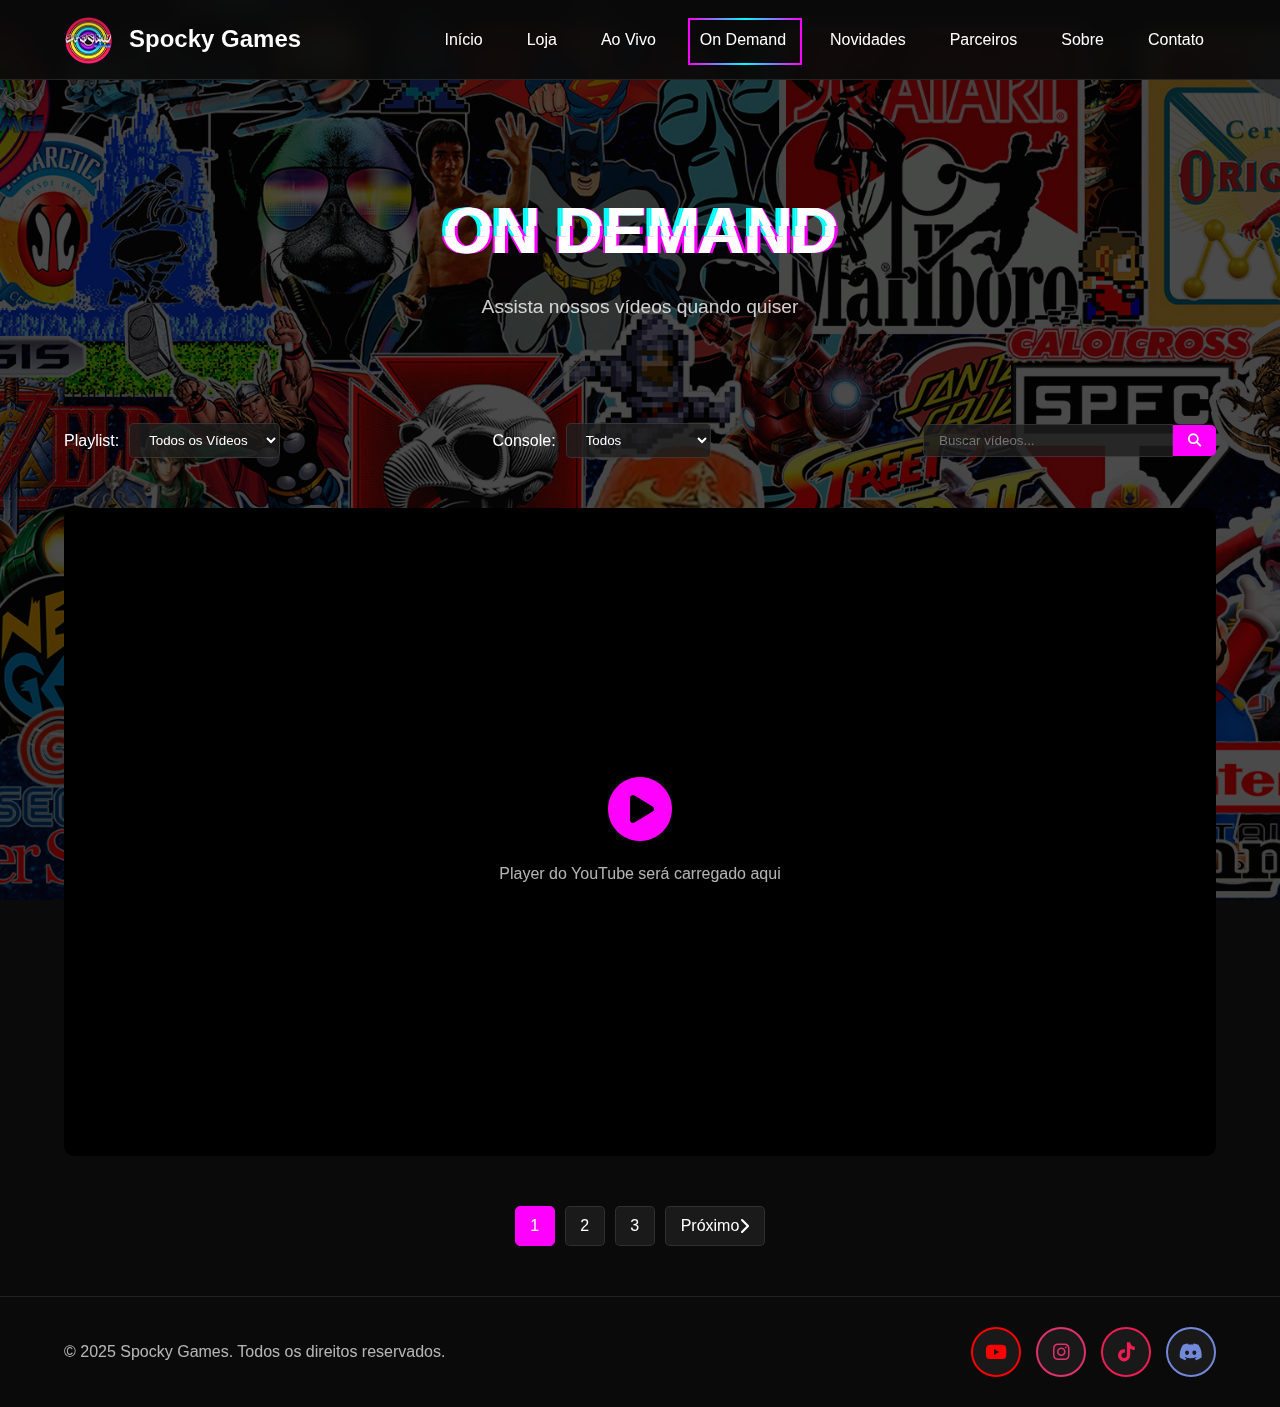
<file: ondemand.html>
<!DOCTYPE html>
<html lang="pt-br">
<head>
    <meta charset="utf-8">
    <meta name="viewport" content="width=device-width, initial-scale=1.0">
    <meta http-equiv="Content-Language" content="pt-br">
    <meta name="description" content="Spocky Games - O melhor canal de jogos do Brasil!">
    <meta name="author" content="Tutankhamal, renejr, Spocky Games">
    <meta name="keywords" content="jogos, comunidade, Spocky Games, loja, YouTube, Discord">
    <link rel="canonical" href="https://spockygames.com.br">
    
    <!-- Open Graph -->
    <meta property="og:title" content="Spocky Games">
    <meta property="og:description" content="Spocky Games - O melhor canal de jogos do Brasil!">
    <meta property="og:image" content="https://imgur.com/JuOYAFI.gif">
    <meta property="og:image:width" content="600">
    <meta property="og:image:height" content="270">
    <meta property="og:url" content="https://spockygames.com.br"> 
    <meta property="og:site_name" content="Spocky Games"> 
    <meta property="og:type" content="website">
    <meta property="og:color" content="#00BFFF">

    <!-- Twitter -->
    <meta name="twitter:card" content="summary_large_image">
    <meta name="twitter:title" content="Spocky Games">
    <meta name="twitter:description" content="Spocky Games - O melhor canal de jogos do Brasil!">
    <meta name="twitter:image" content="https://imgur.com/JuOYAFI.gif">

    <title>Spocky Games | On Demand</title>

    <!-- Fonts and Styles -->
    <link rel="stylesheet" href="https://cdnjs.cloudflare.com/ajax/libs/font-awesome/6.4.0/css/all.min.css">
    <link rel="stylesheet" href="assets/css/style.css">
    <link rel="icon" href="/assets/images/favicon.ico" type="image/x-icon">
</head>
<body>
    <div class="background-container"></div>
    
    <header class="navbar">
        <div class="logo-container">
            <img src="assets/logo_nav.png" alt="Spocky Games Logo" class="logo">
            <h1 class="site-title"><a href="index.html">Spocky Games</a></h1>
        </div>
        
        <nav class="nav-links">
            <ul>
                <li><a href="index.html">Início</a></li>
                <li><a href="loja.html">Loja</a></li>
                <li><a href="aovivo.html">Ao Vivo</a></li>
                <li><a href="ondemand.html" class="active">On Demand</a></li>
                <li><a href="novidades.html">Novidades</a></li>
                <li><a href="parceiros.html">Parceiros</a></li>
                <li><a href="sobre.html">Sobre</a></li>
                <li><a href="contato.html">Contato</a></li>
            </ul>
        </nav>
        
        <div class="hamburger">
            <div class="bar"></div>
            <div class="bar"></div>
            <div class="bar"></div>
        </div>
    </header>
    
    <main>
        <section class="page-header">
            <h1 class="glitch" data-text="On Demand">On Demand</h1>
            <p>Assista nossos vídeos quando quiser</p>
        </section>
        
        <section class="ondemand-section">
            <div class="filter-bar">
                <div class="filter-group">
                    <label for="playlist">Playlist:</label>
                    <select id="playlist">
                        <option value="all">Todos os Vídeos</option>
                        <option value="gameplay">Gameplays</option>
                        <option value="review">Reviews</option>
                        <option value="tutorial">Tutoriais</option>
                        <option value="speedrun">Speedruns</option>
                    </select>
                </div>
                <div class="filter-group">
                    <label for="console">Console:</label>
                    <select id="console">
                        <option value="all">Todos</option>
                        <option value="snes">Super Nintendo</option>
                        <option value="genesis">Mega Drive</option>
                        <option value="n64">Nintendo 64</option>
                        <option value="ps1">PlayStation</option>
                    </select>
                </div>
                <div class="search-bar">
                    <input type="text" placeholder="Buscar vídeos...">
                    <button><i class="fas fa-search"></i></button>
                </div>
            </div>
            
            <div class="video-player-container" data-aos="fade-up">
                <div class="video-player-placeholder">
                    <div class="video-placeholder-content">
                        <i class="fas fa-play-circle"></i>
                        <p>Player do YouTube será carregado aqui</p>
                    </div>
                </div>
            </div>
            <!--
            <div class="video-grid">
                <div class="video-card" data-aos="fade-up">
                    <div class="video-thumbnail">
                        <img src="placeholder.svg?height=180&width=320" alt="Thumbnail do vídeo">
                        <div class="video-duration">15:42</div>
                        <div class="play-button">
                            <i class="fas fa-play"></i>
                        </div>
                    </div>
                    <div class="video-info">
                        <h3>Super Mario World - Gameplay Completo</h3>
                        <p class="video-meta">
                            <span><i class="fas fa-eye"></i> 12.5K</span>
                            <span><i class="fas fa-calendar-alt"></i> 10/05/2023</span>
                        </p>
                        <p class="video-description">Gameplay completo de Super Mario World para Super Nintendo com todos os segredos revelados.</p>
                    </div>
                </div>
                
                <div class="video-card" data-aos="fade-up" data-aos-delay="100">
                    <div class="video-thumbnail">
                        <img src="placeholder.svg?height=180&width=320" alt="Thumbnail do vídeo">
                        <div class="video-duration">22:18</div>
                        <div class="play-button">
                            <i class="fas fa-play"></i>
                        </div>
                    </div>
                    <div class="video-info">
                        <h3>Sonic the Hedgehog - Speedrun</h3>
                        <p class="video-meta">
                            <span><i class="fas fa-eye"></i> 8.3K</span>
                            <span><i class="fas fa-calendar-alt"></i> 05/05/2023</span>
                        </p>
                        <p class="video-description">Speedrun de Sonic the Hedgehog para Mega Drive com tempo recorde.</p>
                    </div>
                </div>
                
                <div class="video-card" data-aos="fade-up" data-aos-delay="200">
                    <div class="video-thumbnail">
                        <img src="placeholder.svg?height=180&width=320" alt="Thumbnail do vídeo">
                        <div class="video-duration">18:05</div>
                        <div class="play-button">
                            <i class="fas fa-play"></i>
                        </div>
                    </div>
                    <div class="video-info">
                        <h3>Donkey Kong Country - Segredos e Dicas</h3>
                        <p class="video-meta">
                            <span><i class="fas fa-eye"></i> 10.1K</span>
                            <span><i class="fas fa-calendar-alt"></i> 01/05/2023</span>
                        </p>
                        <p class="video-description">Todos os segredos e dicas para dominar Donkey Kong Country no Super Nintendo.</p>
                    </div>
                </div>
                
                <div class="video-card" data-aos="fade-up" data-aos-delay="300">
                    <div class="video-thumbnail">
                        <img src="placeholder.svg?height=180&width=320" alt="Thumbnail do vídeo">
                        <div class="video-duration">25:37</div>
                        <div class="play-button">
                            <i class="fas fa-play"></i>
                        </div>
                    </div>
                    <div class="video-info">
                        <h3>Crash Bandicoot - Review Completo</h3>
                        <p class="video-meta">
                            <span><i class="fas fa-eye"></i> 9.7K</span>
                            <span><i class="fas fa-calendar-alt"></i> 25/04/2023</span>
                        </p>
                        <p class="video-description">Review detalhado de Crash Bandicoot para PlayStation 1, analisando gráficos, jogabilidade e história.</p>
                    </div>
                </div>
                
                <div class="video-card" data-aos="fade-up" data-aos-delay="400">
                    <div class="video-thumbnail">
                        <img src="placeholder.svg?height=180&width=320" alt="Thumbnail do vídeo">
                        <div class="video-duration">20:14</div>
                        <div class="play-button">
                            <i class="fas fa-play"></i>
                        </div>
                    </div>
                    <div class="video-info">
                        <h3>The Legend of Zelda: Ocarina of Time - Parte 1</h3>
                        <p class="video-meta">
                            <span><i class="fas fa-eye"></i> 15.2K</span>
                            <span><i class="fas fa-calendar-alt"></i> 20/04/2023</span>
                        </p>
                        <p class="video-description">Início da jornada em The Legend of Zelda: Ocarina of Time para Nintendo 64.</p>
                    </div>
                </div>
                
                <div class="video-card" data-aos="fade-up" data-aos-delay="500">
                    <div class="video-thumbnail">
                        <img src="placeholder.svg?height=180&width=320" alt="Thumbnail do vídeo">
                        <div class="video-duration">17:52</div>
                        <div class="play-button">
                            <i class="fas fa-play"></i>
                        </div>
                    </div>
                    <div class="video-info">
                        <h3>Final Fantasy VII - Guia de Matérias</h3>
                        <p class="video-meta">
                            <span><i class="fas fa-eye"></i> 11.8K</span>
                            <span><i class="fas fa-calendar-alt"></i> 15/04/2023</span>
                        </p>
                        <p class="video-description">Guia completo sobre o sistema de matérias em Final Fantasy VII para PlayStation 1.</p>
                    </div>
                </div>
            </div> -->
            
            <div class="pagination">
                <a href="#" class="active">1</a>
                <a href="#">2</a>
                <a href="#">3</a>
                <a href="#" class="next">Próximo <i class="fas fa-chevron-right"></i></a>
            </div>
        </section>
    </main>
    
    <footer>
        <div class="footer-content">
            <p>&copy; 2025 Spocky Games. Todos os direitos reservados.</p>
            <div class="social-icons">
                <a href="https://youtube.com/@SpockyGames" target="_blank" class="social-icon youtube">
                    <i class="fab fa-youtube"></i>
                </a>                
                <a href="https://instagram.com/SpockyGames" target="_blank" class="social-icon instagram">
                    <i class="fab fa-instagram"></i>
                </a>
                <a href="https://www.tiktok.com/@spockygames" target="_blank" class="social-icon tiktok">
                    <i class="fab fa-tiktok"></i>
                </a>
                <a href="https://discord.com/invite/5Zags8Xaz5" target="_blank" class="social-icon discord">
                    <i class="fab fa-discord"></i>
                </a>

            </div>
        </div>
    </footer>
    
    <script src="assets/js/script.js"></script>
</body>
</html>
</file>
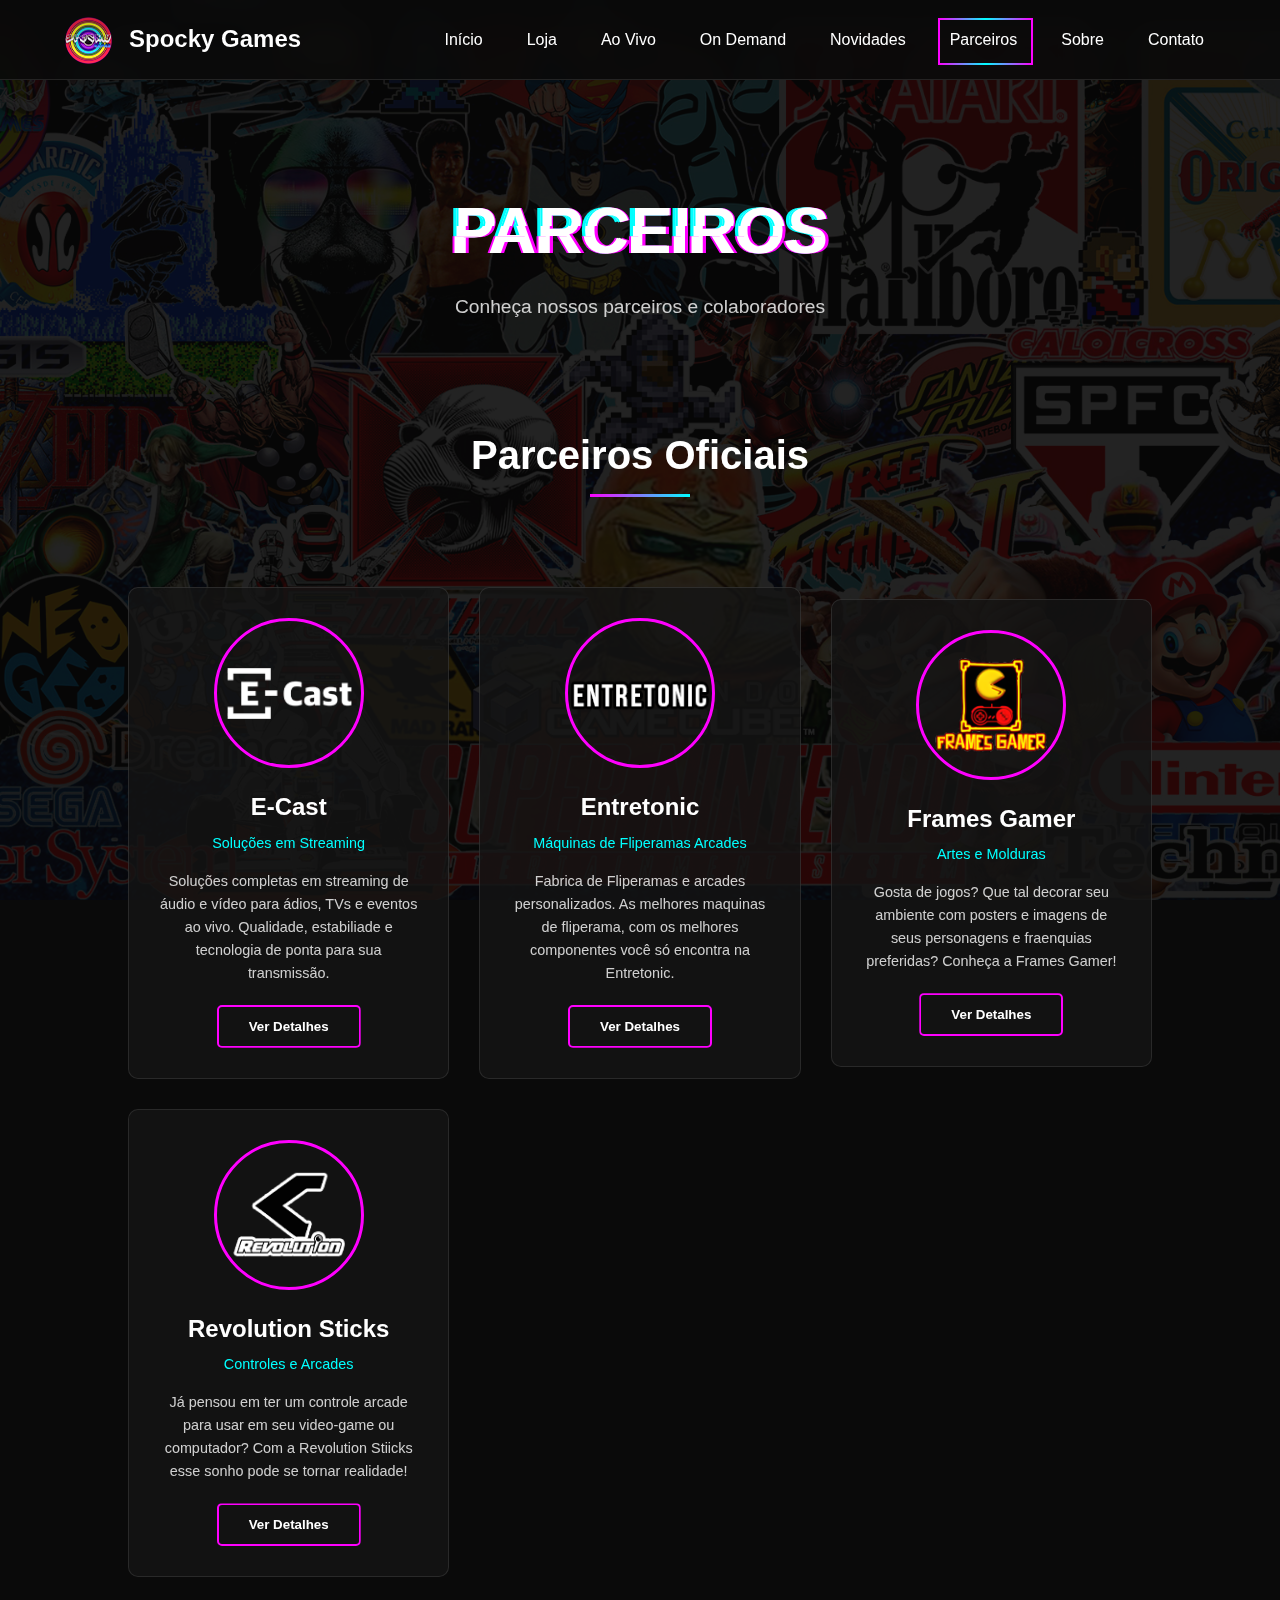
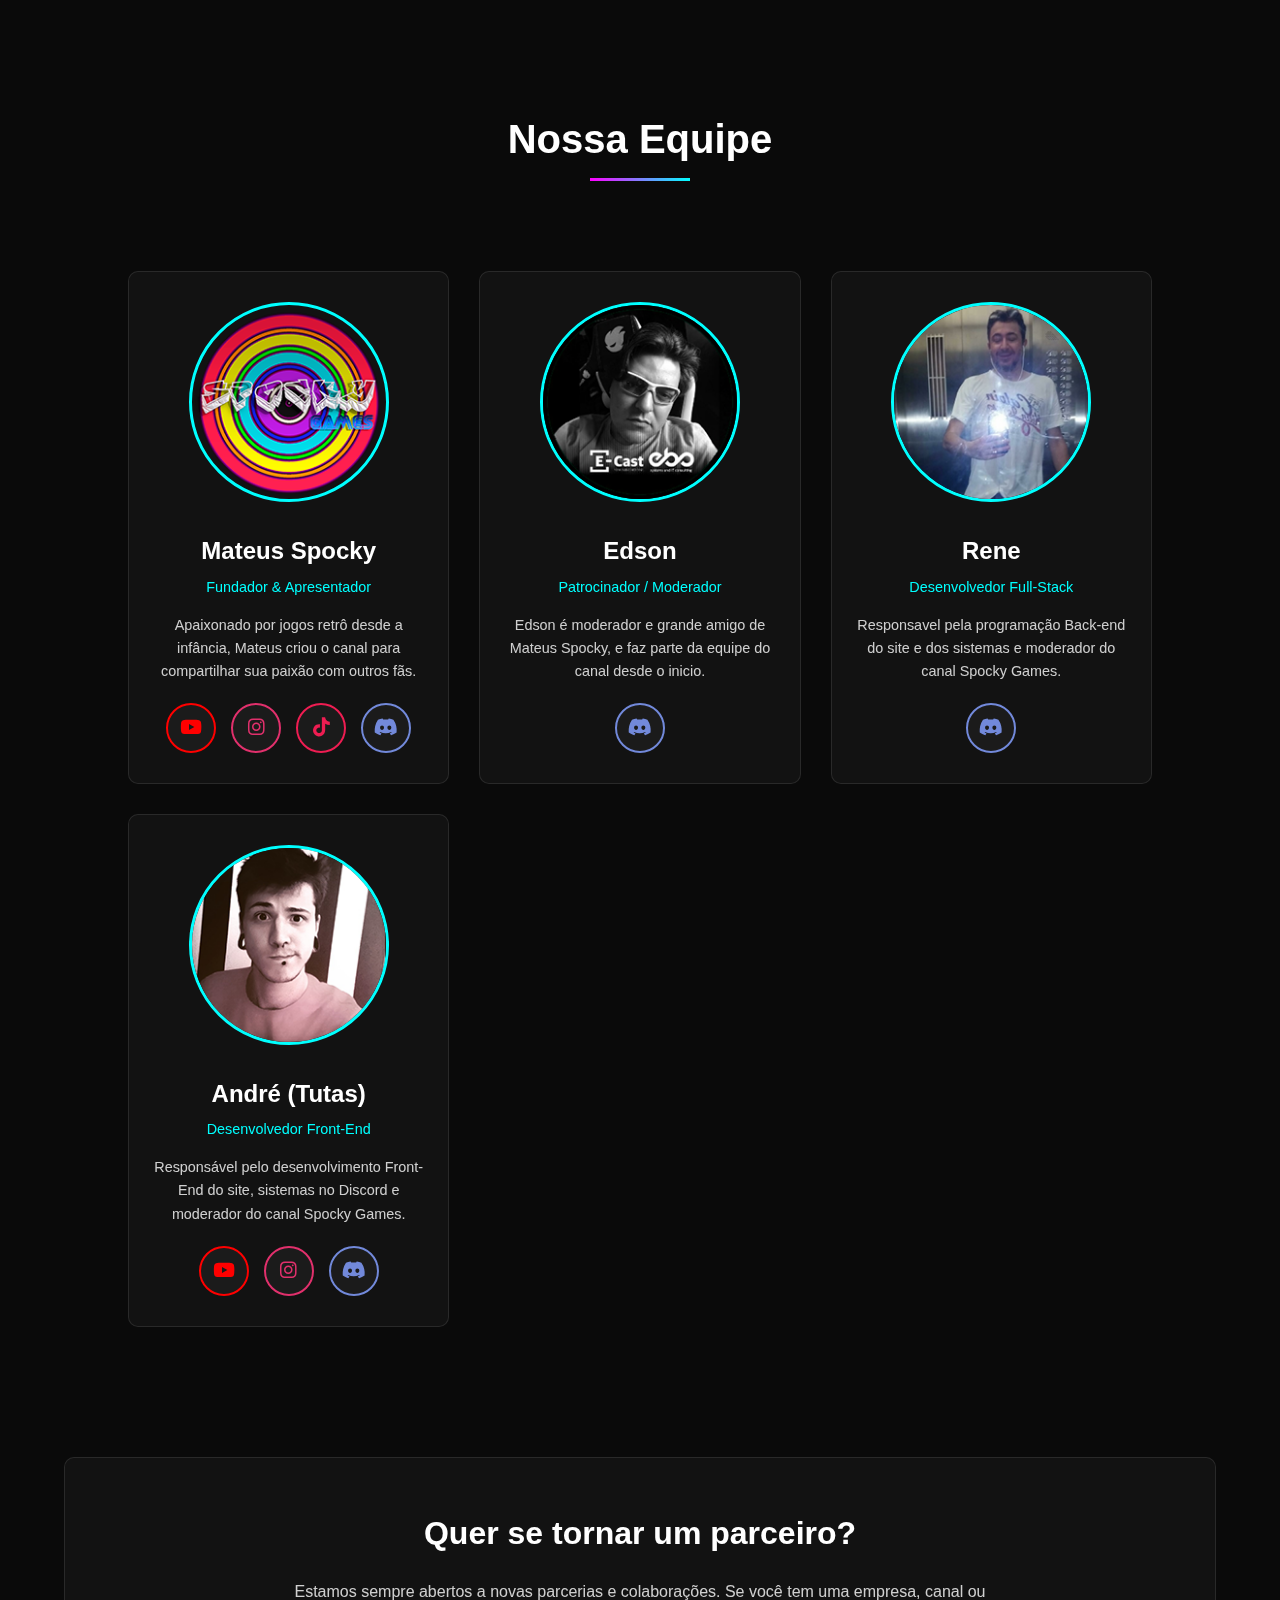
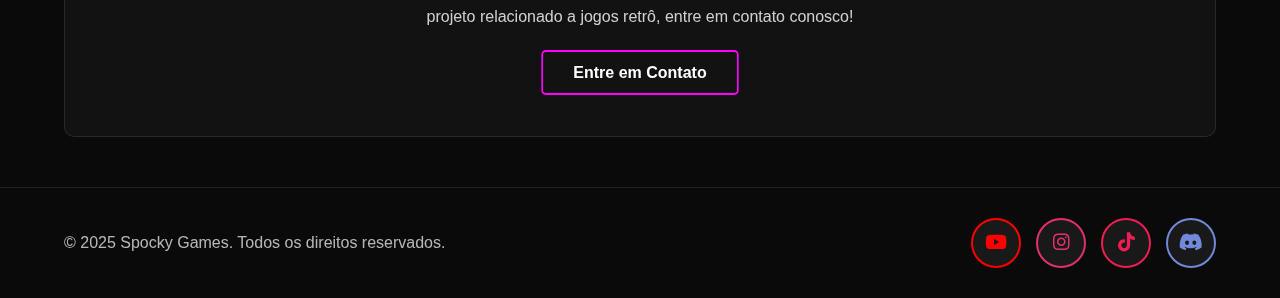
<file: parceiros.html>
<!DOCTYPE html>
<html lang="pt-br">
<head>
    <meta charset="UTF-8">
    <meta name="viewport" content="width=device-width, initial-scale=1.0">
    <title>Spocky Games - Parceiros</title>
    <link rel="stylesheet" href="style.css">
    <link rel="stylesheet" href="https://cdnjs.cloudflare.com/ajax/libs/font-awesome/6.4.0/css/all.min.css">
</head>
<body>
    <div class="background-container"></div>
    
    <header class="navbar">
        <div class="logo-container">
            <img src="assets/logo_nav.png" alt="Spocky Games Logo" class="logo">
            <h1 class="site-title"><a href="index.html">Spocky Games</a></h1>
        </div>
        
        <nav class="nav-links">
            <ul>
                <li><a href="index.html">Início</a></li>
                <li><a href="loja.html">Loja</a></li>
                <li><a href="aovivo.html">Ao Vivo</a></li>
                <li><a href="ondemand.html">On Demand</a></li>
                <li><a href="novidades.html">Novidades</a></li>
                <li><a href="parceiros.html" class="active">Parceiros</a></li>
                <li><a href="sobre.html">Sobre</a></li>
                <li><a href="contato.html">Contato</a></li>
            </ul>
        </nav>
        
        <div class="hamburger">
            <div class="bar"></div>
            <div class="bar"></div>
            <div class="bar"></div>
        </div>
    </header>
    
    <main>
        <section class="page-header">
            <h1 class="glitch" data-text="Parceiros">Parceiros</h1>
            <p>Conheça nossos parceiros e colaboradores</p>
        </section>
        
        <section class="partners-section">
            <h2 class="section-title">Parceiros Oficiais</h2>
            <div class="partners-grid">
                <div class="partner-card" data-aos="fade-up" data-partner-id="1">
                    <div class="partner-logo">
                        <img src="assets/images/partnerlogos/ecast.png" alt="Logo do Parceiro">
                    </div>
                    <h3>E-Cast</h3>
                    <p class="partner-category">Soluções em Streaming</p>
                    <p class="partner-description">Soluções completas em streaming de áudio e vídeo para ádios, TVs e eventos ao vivo. Qualidade, estabiliade e tecnologia de ponta para sua transmissão.</p>
                    <a href="https://ecast.site" target="_blank">
                    <button class="neon-button">Ver Detalhes</button>
                    </a>
                </div>
                
                <div class="partner-card" data-aos="fade-up" data-aos-delay="100" data-partner-id="2">
                    <div class="partner-logo">
                        <img src="assets/images/partnerlogos/entretonic.png" alt="Logo do Parceiro">
                    </div>
                    <h3>Entretonic</h3>
                    <p class="partner-category">Máquinas de Fliperamas Arcades</p>
                    <p class="partner-description">Fabrica de Fliperamas e arcades personalizados. As melhores maquinas de fliperama, com os melhores componentes você só encontra na Entretonic.</p>
                    <a href="https://www.instagram.com/entretonic/" target="_blank">
                    <button class="neon-button">Ver Detalhes</button>
                    </a>
                </div>
                
                <div class="partner-card" data-aos="fade-up" data-aos-delay="200" data-partner-id="3">
                    <div class="partner-logo">
                        <img src="assets/images/partnerlogos/framesgamer.png" alt="Logo do Parceiro">
                    </div>
                    <h3>Frames Gamer</h3>
                    <p class="partner-category">Artes e Molduras</p>
                    <p class="partner-description">Gosta de jogos? Que tal decorar seu ambiente com posters e imagens de seus personagens e fraenquias preferidas? Conheça a Frames Gamer! </p>
                    <a href="https://framesgamer.com.br" target="_blank">
                    <button class="neon-button">Ver Detalhes</button>
                    </a>
                </div>
                
                <div class="partner-card" data-aos="fade-up" data-aos-delay="300" data-partner-id="4">
                    <div class="partner-logo">
                        <img src="assets/images/partnerlogos/revolutionsticks.png" alt="Logo do Parceiro">
                    </div>
                    <h3>Revolution Sticks</h3>
                    <p class="partner-category">Controles e Arcades</p>
                    <p class="partner-description">Já pensou em ter um controle arcade para usar em seu video-game ou computador? Com a Revolution Stiicks esse sonho pode se tornar realidade!</p>
                    <a href="https://revolutionsticks.com.br/" target="_blank">
                    <button class="neon-button">Ver Detalhes</button>
                    </a>

                </div>
                
               <!-- <div class="partner-card" data-aos="fade-up" data-aos-delay="400" data-partner-id="5">
                    <div class="partner-logo">
                        <img src="placeholder.svg?height=150&width=150" alt="Logo do Parceiro">
                    </div>
                    <h3>Retro Game Fest</h3>
                    <p class="partner-category">Eventos</p>
                    <p class="partner-description">Organizadora de eventos e competições de jogos retrô em todo o Brasil.</p>
                    <button class="neon-button">Ver Detalhes</button>
                </div> -->
                
              <!--  <div class="partner-card" data-aos="fade-up" data-aos-delay="500" data-partner-id="6">
                    <div class="partner-logo">
                        <img src="placeholder.svg?height=150&width=150" alt="Logo do Parceiro">
                    </div>
                    <h3>8-Bit Brewery</h3>
                    <p class="partner-category">Bebidas & Alimentação</p>
                    <p class="partner-description">Cervejaria artesanal com rótulos inspirados em jogos clássicos e cultura retrô.</p>
                    <button class="neon-button">Ver Detalhes</button>
                </div>
            </div> -->
            
            <!-- <div class="modal-overlay">
                <div class="partner-modal">
                    <button class="close-modal"><i class="fas fa-times"></i></button>
                    <div class="modal-content">
                        <div class="modal-header">
                            
                            <div class="modal-title">
                                <h2>Nome do Parceiro</h2>
                                <p class="modal-category">Categoria</p>
                            </div>
                        </div>
                        <div class="modal-body">
                            <div class="modal-description">
                                <h3>Sobre</h3>
                                <p>Descrição detalhada do parceiro...</p>
                            </div>
                            <div class="modal-info">
                                <div class="info-item">
                                    <i class="fas fa-map-marker-alt"></i>
                                    <span>Localização</span>
                                </div>
                                <div class="info-item">
                                    <i class="fas fa-globe"></i>
                                    <span>Website</span>
                                </div>
                                <div class="info-item">
                                    <i class="fas fa-envelope"></i>
                                    <span>Email</span>
                                </div>
                                <div class="info-item">
                                    <i class="fas fa-phone"></i>
                                    <span>Telefone</span>
                                </div>
                            </div>
                            <div class="modal-social">
                                <h3>Redes Sociais</h3>
                                <div class="modal-social-icons">
                                    <a href="#" class="social-icon youtube">
                                        <i class="fab fa-youtube"></i>
                                    </a>
                                    <a href="#" class="social-icon instagram">
                                        <i class="fab fa-instagram"></i>
                                    </a>
                                    <a href="#" class="social-icon twitter">
                                        <i class="fab fa-twitter"></i>
                                    </a>
                                    <a href="#" class="social-icon facebook">
                                        <i class="fab fa-facebook-f"></i>
                                    </a>
                                    <a href="#" class="social-icon twitch">
                                        <i class="fab fa-twitch"></i>
                                    </a>
                                </div>
                            </div>
                            <div class="modal-cta">
                                <a href="#" class="neon-button">Visitar Website</a>
                            </div> 
                        </div>
                    </div> 
                </div>
            </div> -->
        </section>
        
        <section class="team-section">
            <h2 class="section-title">Nossa Equipe</h2>
            <div class="team-grid">
                <div class="team-card" data-aos="fade-up">
                    <div class="team-avatar">
                        <img src="assets/images/team/spocky.png" alt="Foto do Membro da Equipe">
                    </div>
                    <div class="team-info">
                        <h3>Mateus Spocky</h3>
                        <p class="team-role">Fundador & Apresentador</p>
                        <p class="team-description">Apaixonado por jogos retrô desde a infância, Mateus criou o canal para compartilhar sua paixão com outros fãs.</p>
                        <div class="team-social">
                            <a href="https://www.youtube.com/@SpockyGames" class="social-icon youtube">
                                <i class="fab fa-youtube"></i>
                            </a>
                            <a href="https://www.instagram.com/spockygames/" class="social-icon instagram">
                                <i class="fab fa-instagram"></i>
                            </a>
                            <a href="https://www.tiktok.com/@spockygames" target="_blank" class="social-icon tiktok">
                                <i class="fab fa-tiktok"></i>
                            <a href="https://discordapp.com/users/862030748097708052" class="social-icon discord">
                                <i class="fab fa-discord"></i>
                            </a>
                </a>
                        </div>
                    </div>
                </div>
                
                <div class="team-card" data-aos="fade-up" data-aos-delay="300">
                    <div class="team-avatar">
                        <img src="assets/images/team/edson.png" alt="Foto do Membro da Equipe">
                    </div>
                    <div class="team-info">
                        <h3>Edson</h3>
                        <p class="team-role">Patrocinador / Moderador</p>
                        <p class="team-description">Edson é moderador e grande amigo de Mateus Spocky, e faz parte da equipe do canal desde o inicio.</p>
                        <div class="team-social">
                            <a href="https://discordapp.com/users/1366153073852027091" class="social-icon discord">
                                <i class="fab fa-discord"></i>
                            </a>
                        </div>
                    </div>
                </div>


                <div class="team-card" data-aos="fade-up" data-aos-delay="100">
                    <div class="team-avatar">
                        <img src="assets/images/team/rene.png" alt="Foto do Membro da Equipe">
                    </div>
                    <div class="team-info">
                        <h3>Rene</h3>
                        <p class="team-role">Desenvolvedor Full-Stack</p>
                        <p class="team-description">Responsavel pela programação Back-end do site e dos sistemas e moderador do canal Spocky Games.</p>
                        <div class="team-social">
                            
                            <a href="https://discordapp.com/users/1117568428547506227" class="social-icon discord">
                                <i class="fab fa-discord"></i>
                            </a>
                        </div>
                    </div>
                </div>
                
                <div class="team-card" data-aos="fade-up" data-aos-delay="200">
                    <div class="team-avatar">
                        <img src="assets/images/team/tutas.png" alt="Foto do Membro da Equipe">
                    </div>
                    <div class="team-info">
                        <h3>André (Tutas)</h3>
                        <p class="team-role">Desenvolvedor Front-End</p>
                        <p class="team-description">Responsável pelo desenvolvimento Front-End do site, sistemas no Discord e moderador do canal Spocky Games.</p>
                        <div class="team-social">
                            <a href="https://www.youtube.com/@tutankhamal/featured" class="social-icon youtube">
                                <i class="fab fa-youtube"></i>
                            </a>
                            <a href="https://www.instagram.com/tutankhamal/" class="social-icon instagram">
                                <i class="fab fa-instagram"></i>
                            </a>
                            <a href="https://discordapp.com/users/820522746622246963" class="social-icon discord">
                                <i class="fab fa-discord"></i>
                            </a>
                        </div>
                    </div>
                </div>
                
                
            </div>
        </section>
        
        <section class="become-partner" data-aos="fade-up">
            <div class="partner-cta">
                <h2>Quer se tornar um parceiro?</h2>
                <p>Estamos sempre abertos a novas parcerias e colaborações. Se você tem uma empresa, canal ou projeto relacionado a jogos retrô, entre em contato conosco!</p>
                <a href="contato.html" class="neon-button">Entre em Contato</a>
            </div>
        </section>
    </main>
    
    <footer>
        <div class="footer-content">
            <p>&copy; 2025 Spocky Games. Todos os direitos reservados.</p>
            <div class="social-icons">
                <a href="https://youtube.com/@SpockyGames" target="_blank" class="social-icon youtube">
                    <i class="fab fa-youtube"></i>
                </a>                
                <a href="https://instagram.com/SpockyGames" target="_blank" class="social-icon instagram">
                    <i class="fab fa-instagram"></i>
                </a>
                <a href="https://www.tiktok.com/@spockygames" target="_blank" class="social-icon tiktok">
                    <i class="fab fa-tiktok"></i>
                </a>
                <a href="https://discord.com/invite/5Zags8Xaz5" target="_blank" class="social-icon discord">
                    <i class="fab fa-discord"></i>
                </a>

            </div>
        </div>
    </footer>
    
    <script src="script.js"></script>
</body>
</html>
</file>
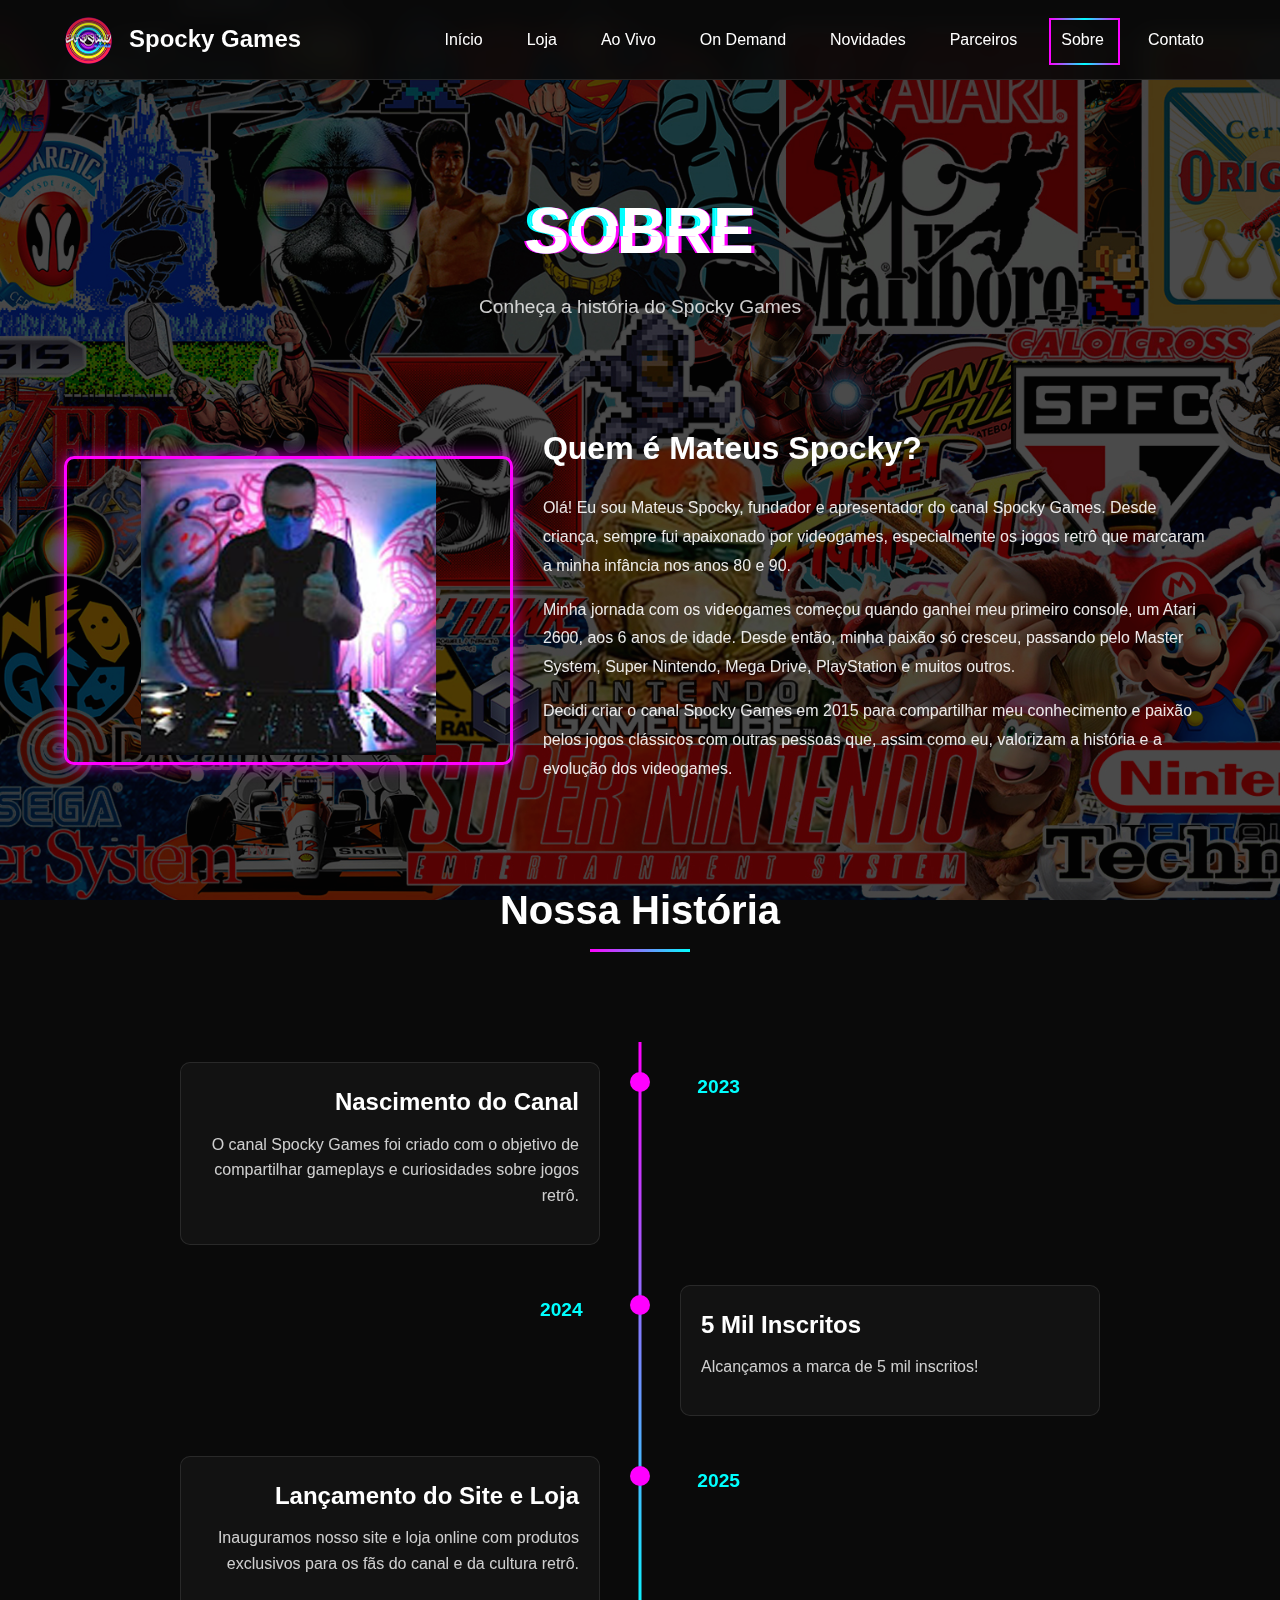
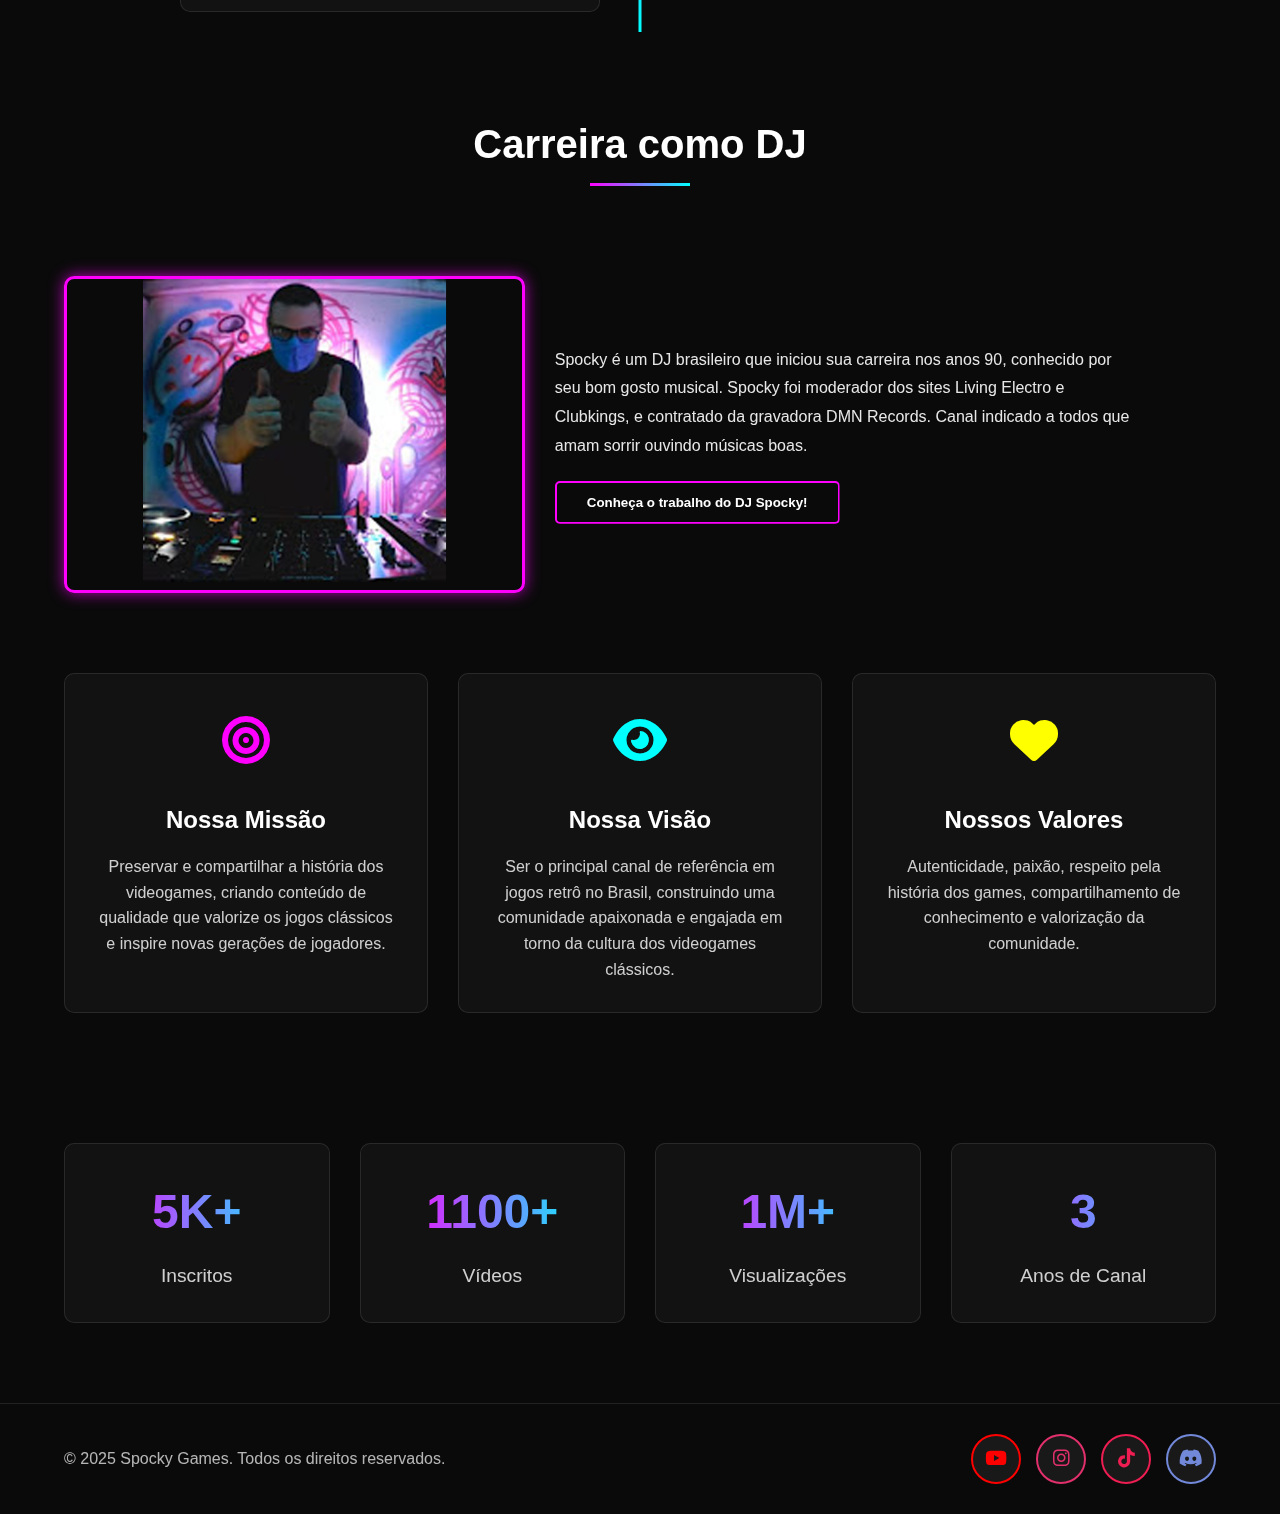
<file: sobre.html>
<!DOCTYPE html>
<html lang="pt-br">
<head>
    <meta charset="utf-8">
    <meta name="viewport" content="width=device-width, initial-scale=1.0">
    <meta http-equiv="Content-Language" content="pt-br">
    <meta name="description" content="Spocky Games - O melhor canal de jogos do Brasil!">
    <meta name="author" content="Tutankhamal, renejr, Spocky Games">
    <meta name="keywords" content="jogos, comunidade, Spocky Games, loja, YouTube, Discord">
    <link rel="canonical" href="https://spockygames.com.br">
    
    <!-- Open Graph -->
    <meta property="og:title" content="Spocky Games">
    <meta property="og:description" content="Spocky Games - O melhor canal de jogos do Brasil!">
    <meta property="og:image" content="https://imgur.com/JuOYAFI.gif">
    <meta property="og:image:width" content="600">
    <meta property="og:image:height" content="270">
    <meta property="og:url" content="https://spockygames.com.br"> 
    <meta property="og:site_name" content="Spocky Games"> 
    <meta property="og:type" content="website">
    <meta property="og:color" content="#00BFFF">

    <!-- Twitter -->
    <meta name="twitter:card" content="summary_large_image">
    <meta name="twitter:title" content="Spocky Games">
    <meta name="twitter:description" content="Spocky Games - O melhor canal de jogos do Brasil!">
    <meta name="twitter:image" content="https://imgur.com/JuOYAFI.gif">

    <title>Spocky Games | Sobre</title>

    <!-- Fonts and Styles -->
    <link rel="stylesheet" href="https://cdnjs.cloudflare.com/ajax/libs/font-awesome/6.4.0/css/all.min.css">
    <link rel="stylesheet" href="assets/css/style.css">
    <link rel="icon" href="/assets/images/favicon.ico" type="image/x-icon">
</head>
<body>
    <div class="background-container"></div>
    
    <header class="navbar">
        <div class="logo-container">
            <img src="assets/logo_nav.png" alt="Spocky Games Logo" class="logo">
            <h1 class="site-title"><a href="index.html">Spocky Games</a></h1>
        </div>
        
        <nav class="nav-links">
            <ul>
                <li><a href="index.html">Início</a></li>
                <li><a href="loja.html">Loja</a></li>
                <li><a href="aovivo.html">Ao Vivo</a></li>
                <li><a href="ondemand.html">On Demand</a></li>
                <li><a href="novidades.html">Novidades</a></li>
                <li><a href="parceiros.html">Parceiros</a></li>
                <li><a href="sobre.html" class="active">Sobre</a></li>
                <li><a href="contato.html">Contato</a></li>
            </ul>
        </nav>
        
        <div class="hamburger">
            <div class="bar"></div>
            <div class="bar"></div>
            <div class="bar"></div>
        </div>
    </header>
    
    <main>
        <section class="page-header">
            <h1 class="glitch" data-text="Sobre">Sobre</h1>
            <p>Conheça a história do Spocky Games</p>
        </section>
        
        <section class="about-section">
            <div class="about-intro" data-aos="fade-up">
                <div class="about-image">
                    <img src="assets/images/spockydj400x400.png" alt="Mateus Spocky">
                </div>
                <div class="about-content">
                    <h2>Quem é Mateus Spocky?</h2>
                    <p>
                        Olá! Eu sou Mateus Spocky, fundador e apresentador do canal Spocky Games. Desde criança, sempre fui apaixonado por videogames, especialmente os jogos retrô que marcaram a minha infância nos anos 80 e 90.
                    </p>
                    <p>
                        Minha jornada com os videogames começou quando ganhei meu primeiro console, um Atari 2600, aos 6 anos de idade. Desde então, minha paixão só cresceu, passando pelo Master System, Super Nintendo, Mega Drive, PlayStation e muitos outros.
                    </p>
                    <p>
                        Decidi criar o canal Spocky Games em 2015 para compartilhar meu conhecimento e paixão pelos jogos clássicos com outras pessoas que, assim como eu, valorizam a história e a evolução dos videogames.
                    </p>
                </div>
            </div>
            
            <div class="timeline" data-aos="fade-up">
                <h2 class="section-title">Nossa História</h2>
                
                <div class="timeline-container">
                    <div class="timeline-item">
                        <div class="timeline-dot"></div>
                        <div class="timeline-date">2023</div>
                        <div class="timeline-content">
                            <h3>Nascimento do Canal</h3>
                            <p>O canal Spocky Games foi criado com o objetivo de compartilhar gameplays e curiosidades sobre jogos retrô.</p>
                            <!--<img src="placeholder.svg?height=200&width=350" alt="Início do Canal"> -->
                        </div>
                    </div>
                    
                    <div class="timeline-item">
                        <div class="timeline-dot"></div>
                        <div class="timeline-date">2024</div>
                        <div class="timeline-content">
                            <h3>5 Mil Inscritos</h3>
                            <p>Alcançamos a marca de 5 mil inscritos!</p>
                            <!--<img src="placeholder.svg?height=200&width=350" alt="Lançamento da Loja">-->
                        </div>
                    </div>
                    
                    <div class="timeline-item">
                        <div class="timeline-dot"></div>
                        <div class="timeline-date">2025</div>
                        <div class="timeline-content">
                            <h3>Lançamento do Site e Loja</h3>
                            <p>Inauguramos nosso site e loja online com produtos exclusivos para os fãs do canal e da cultura retrô.</p>
                            <!--<img src="placeholder.svg?height=200&width=350" alt="Site lançado"> -->
                        </div>
                    </div>
                </div>
            </div>
            
            <div class="about-dj" data-aos="fade-up">
                <h2 class="section-title">Carreira como DJ</h2>
                <div class="dj-content">
                <div class="about-image">
                    <img src="assets/images/spockydj400x400.png" alt="Mateus Spocky">
                </div>
                    <div class="dj-text">
                        <p>
                            Spocky é um DJ brasileiro que iniciou sua carreira nos anos 90, conhecido por seu bom gosto musical.
                            Spocky foi moderador dos sites Living Electro e Clubkings, e contratado da gravadora DMN Records.
                            Canal indicado a todos que amam sorrir ouvindo músicas boas. 
                        </p>
                        <div class="dj-social">
                           <!-- <a href="https://www.youtube.com/@Spocky" target="_blank" class="social-icon youtube">
                                <i class="fab fa-youtube"></i>
                            </a> -->
                            <a href="https://www.youtube.com/@Spocky" target="_blank">
                    <button class="neon-button">Conheça o trabalho do DJ Spocky!</button>
                    </a>
                            
                        </div>
                    </div>
                </div>
            </div>
            
            <div class="mission-vision" data-aos="fade-up">
                <div class="mission">
                    <div class="mission-icon">
                        <i class="fas fa-bullseye"></i>
                    </div>
                    <h3>Nossa Missão</h3>
                    <p>Preservar e compartilhar a história dos videogames, criando conteúdo de qualidade que valorize os jogos clássicos e inspire novas gerações de jogadores.</p>
                </div>
                
                <div class="vision">
                    <div class="vision-icon">
                        <i class="fas fa-eye"></i>
                    </div>
                    <h3>Nossa Visão</h3>
                    <p>Ser o principal canal de referência em jogos retrô no Brasil, construindo uma comunidade apaixonada e engajada em torno da cultura dos videogames clássicos.</p>
                </div>
                
                <div class="values">
                    <div class="values-icon">
                        <i class="fas fa-heart"></i>
                    </div>
                    <h3>Nossos Valores</h3>
                    <p>Autenticidade, paixão, respeito pela história dos games, compartilhamento de conhecimento e valorização da comunidade.</p>
                </div>
            </div>
        </section>
        
        <section class="stats-section" data-aos="fade-up">
            <div class="stat-item">
                <div class="stat-number">5K+</div>
                <div class="stat-label">Inscritos</div>
            </div>
            <div class="stat-item">
                <div class="stat-number">1100+</div>
                <div class="stat-label">Vídeos</div>
            </div>
            <div class="stat-item">
                <div class="stat-number">1M+</div>
                <div class="stat-label">Visualizações</div>
            </div>
            <div class="stat-item">
                <div class="stat-number">3</div>
                <div class="stat-label">Anos de Canal</div>
            </div>
        </section>
    </main>
    
    <footer>
        <div class="footer-content">
            <p>&copy; 2025 Spocky Games. Todos os direitos reservados.</p>
            <div class="social-icons">
                <a href="https://youtube.com/@SpockyGames" target="_blank" class="social-icon youtube">
                    <i class="fab fa-youtube"></i>
                </a>                
                <a href="https://instagram.com/SpockyGames" target="_blank" class="social-icon instagram">
                    <i class="fab fa-instagram"></i>
                </a>
                <a href="https://www.tiktok.com/@spockygames" target="_blank" class="social-icon tiktok">
                    <i class="fab fa-tiktok"></i>
                </a>
                <a href="https://discord.com/invite/5Zags8Xaz5" target="_blank" class="social-icon discord">
                    <i class="fab fa-discord"></i>
                </a>

            </div>
        </div>
    </footer>
    
    <script src="assets/js/script.js"></script>
</body>
</html>
</file>
<file: assets/css/style.css>
/* Base Styles */
:root {
  --primary-color: #ff00ff;
  --secondary-color: #00ffff;
  --accent-color: #ffff00;
  --text-color: #ffffff;
  --bg-color: #0a0a0a;
  --card-bg-color: rgba(20, 20, 20, 0.8);
  --border-color: rgba(255, 255, 255, 0.1);
  --header-height: 80px;
  --glow-shadow: 0 0 15px rgba(255, 0, 255, 0.7);
  --cyan-glow: 0 0 15px rgba(0, 255, 255, 0.7);
  --yellow-glow: 0 0 15px rgba(255, 255, 0, 0.7);
}

* {
  margin: 0;
  padding: 0;
  box-sizing: border-box;
}

body {
  font-family: "Segoe UI", Tahoma, Geneva, Verdana, sans-serif;
  background-color: var(--bg-color);
  color: var(--text-color);
  line-height: 1.6;
  overflow-x: hidden;
}

body.no-scroll {
  overflow: hidden;
}

a {
  text-decoration: none;
  color: var(--text-color);
  transition: all 0.3s ease;
}

ul {
  list-style: none;
}

img {
  max-width: 100%;
  height: auto;
}

.background-container {
  position: fixed;
  top: 0;
  left: 0;
  width: 100%;
  height: 100%;
  background-image: url("/assets/images/bg-site.jpg");
  background-size: cover;
  background-position: center;
  background-repeat: no-repeat;
  opacity: 75%;
  z-index: -1;
}

/* Navbar */
.navbar {
  position: fixed;
  top: 0;
  left: 0;
  width: 100%;
  height: var(--header-height);
  display: flex;
  justify-content: space-between;
  align-items: center;
  padding: 0 5%;
  background-color: rgba(10, 10, 10, 0.9);
  backdrop-filter: blur(10px);
  z-index: 1000;
  border-bottom: 1px solid var(--border-color);
  transition: transform 0.3s ease;
}

.navbar.hidden {
  transform: translateY(-100%);
}

.logo-container {
  display: flex;
  align-items: center;
  gap: 15px;
}

.logo {
  width: 50px;
  height: 50px;
  transition: all 0.3s ease;
}

.site-title {
  font-size: 1.5rem;
  font-weight: 700;
  background: linear-gradient(90deg, #ffffff, #ffffff);
  -webkit-background-clip: text;
  -webkit-text-fill-color: transparent;
}

.nav-links ul {
  display: flex;
  gap: 20px;
}

.nav-links a {
  position: relative;
  padding: 8px 12px;
  font-weight: 500;
}

.nav-links a::after {
  content: "";
  position: absolute;
  bottom: 0;
  left: 0;
  width: 0;
  height: 2px;
  background: linear-gradient(90deg, var(--primary-color), var(--secondary-color));
  transition: width 0.3s ease;
}

.nav-links a:hover::after {
  width: 100%;
}

.nav-links a.active {
  position: relative;
}

.nav-links a.active::before {
  content: "";
  position: absolute;
  top: -5px;
  left: 0;
  width: 100%;
  height: calc(100% + 10px);
  border: 2px solid transparent;
  border-image: linear-gradient(90deg, var(--primary-color), var(--secondary-color), var(--primary-color));
  border-image-slice: 1;
  animation: borderAnimation 2s linear infinite;
  pointer-events: none;
}

@keyframes borderAnimation {
  0% {
    border-image: linear-gradient(90deg, var(--primary-color), var(--secondary-color), var(--primary-color));
    border-image-slice: 1;
  }
  50% {
    border-image: linear-gradient(90deg, var(--secondary-color), var(--primary-color), var(--secondary-color));
    border-image-slice: 1;
  }
  100% {
    border-image: linear-gradient(90deg, var(--primary-color), var(--secondary-color), var(--primary-color));
    border-image-slice: 1;
  }
}

.hamburger {
  display: none;
  flex-direction: column;
  cursor: pointer;
  z-index: 1001;
}

.bar {
  width: 30px;
  height: 3px;
  background-color: var(--text-color);
  margin: 3px 0;
  transition: all 0.3s ease;
}

/* Main Content */
main {
  padding-top: var(--header-height);
  min-height: 100vh;
}

/* Hero Section */
.hero {
  height: calc(100vh - var(--header-height));
  display: flex;
  align-items: center;
  justify-content: center;
  text-align: center;
  padding: 0 5%;
}

.hero-content {
  max-width: 800px;
}

.logo-hero {
  margin-bottom: 30px;
}

.hero-logo {
  width: 250px;
  height: 250px;
  transition: all 0.3s ease;
}

.hero-logo:hover {
  transform: scale(1.1);
  filter: drop-shadow(0 0 15px var(--primary-color));
}

.glitch {
  font-size: 4rem;
  font-weight: 700;
  text-transform: uppercase;
  position: relative;
  text-shadow: 0.05em 0 0 var(--primary-color), -0.05em 0 0 var(--secondary-color);
  animation: glitch 1s infinite;
}

.glitch::before,
.glitch::after {
  content: attr(data-text);
  position: absolute;
  top: 0;
  left: 0;
  width: 100%;
  height: 100%;
}

.glitch::before {
  left: 2px;
  text-shadow: -2px 0 var(--secondary-color);
  animation: glitch-1 0.8s infinite;
  clip-path: polygon(0 0, 100% 0, 100% 45%, 0 45%);
}

.glitch::after {
  left: -2px;
  text-shadow: -2px 0 var(--primary-color);
  animation: glitch-2 0.8s infinite;
  clip-path: polygon(0 55%, 100% 55%, 100% 100%, 0 100%);
}

@keyframes glitch {
  0% {
    text-shadow: 0.05em 0 0 var(--primary-color), -0.05em 0 0 var(--secondary-color);
  }
  14% {
    text-shadow: 0.05em 0 0 var(--primary-color), -0.05em 0 0 var(--secondary-color);
  }
  15% {
    text-shadow: -0.05em -0.025em 0 var(--primary-color), 0.025em 0.05em 0 var(--secondary-color);
  }
  49% {
    text-shadow: -0.05em -0.025em 0 var(--primary-color), 0.025em 0.05em 0 var(--secondary-color);
  }
  50% {
    text-shadow: 0.025em 0.05em 0 var(--primary-color), -0.05em -0.025em 0 var(--secondary-color);
  }
  99% {
    text-shadow: 0.025em 0.05em 0 var(--primary-color), -0.05em -0.025em 0 var(--secondary-color);
  }
  100% {
    text-shadow: 0.05em 0 0 var(--primary-color), -0.05em 0 0 var(--secondary-color);
  }
}

@keyframes glitch-1 {
  0% {
    transform: translateX(0);
  }
  80% {
    transform: translateX(0);
  }
  85% {
    transform: translateX(2px);
  }
  90% {
    transform: translateX(-2px);
  }
  95% {
    transform: translateX(2px);
  }
  100% {
    transform: translateX(0);
  }
}

@keyframes glitch-2 {
  0% {
    transform: translateX(0);
  }
  80% {
    transform: translateX(0);
  }
  85% {
    transform: translateX(-2px);
  }
  90% {
    transform: translateX(2px);
  }
  95% {
    transform: translateX(-2px);
  }
  100% {
    transform: translateX(0);
  }
}

.hero-subtitle {
  font-size: 1.5rem;
  margin-bottom: 30px;
  color: rgba(255, 255, 255, 0.8);
}

.cta-buttons {
  display: flex;
  justify-content: center;
  gap: 20px;
}

.cta-button {
  padding: 12px 30px;
  background-color: transparent;
  border: 2px solid var(--primary-color);
  color: var(--text-color);
  font-weight: 600;
  border-radius: 5px;
  transition: all 0.3s ease;
  position: relative;
  overflow: hidden;
  z-index: 1;
}

.cta-button::before {
  content: "";
  position: absolute;
  top: 0;
  left: -100%;
  width: 100%;
  height: 100%;
  background: linear-gradient(90deg, transparent, rgba(255, 0, 255, 0.4), transparent);
  transition: all 0.5s ease;
  z-index: -1;
}

.cta-button:hover {
  box-shadow: 0 0 15px rgba(255, 0, 255, 0.7);
  transform: translateY(-3px);
}

.cta-button:hover::before {
  left: 100%;
}

/* Section Styles */
.section-title {
  font-size: 2.5rem;
  margin-bottom: 50px;
  text-align: center;
  position: relative;
  display: inline-block;
}

.section-title::after {
  content: "";
  position: absolute;
  bottom: -10px;
  left: 50%;
  transform: translateX(-50%);
  width: 100px;
  height: 3px;
  background: linear-gradient(90deg, var(--primary-color), var(--secondary-color));
}

.featured-content,
.latest-videos {
  padding: 80px 5%;
  text-align: center;
}

.featured-grid {
    display: grid;
    grid-template-columns: repeat(auto-fit, minmax(300px, 1fr)); /* Adapta melhor a largura */
    gap: 30px;
    margin-top: 50px;
    justify-content: center; /* Mantém os itens centralizados na horizontal */
    align-items: center; /* Garante alinhamento vertical correto */
    max-width: 80vw; /* Define um limite de largura */
    margin-left: auto;
    margin-right: auto;
}


.featured-item {
  background-color: var(--card-bg-color);
  border-radius: 10px;
  padding: 30px;
  border: 1px solid var(--border-color);
  transition: all 0.3s ease;
}

.featured-item:hover {
  transform: translateY(-10px);
  box-shadow: var(--glow-shadow);
  border-color: var(--primary-color);
}

.featured-item img {
  border-radius: 5px;
  margin-bottom: 20px;
}

.featured-item h3 {
  font-size: 1.5rem;
  margin-bottom: 10px;
}

.featured-item p {
  color: rgba(255, 255, 255, 0.8);
}

.video-grid {
    display: grid;
    grid-template-columns: repeat(auto-fit, minmax(300px, 1fr)); /* Ajuste automático das colunas */
    gap: 30px;
    margin-top: 50px;
    justify-content: center; /* Centraliza os itens na horizontal */
    align-items: center; /* Mantém alinhamento vertical correto */
    max-width: 80vw; /* Define um limite para evitar que ocupe toda a tela */
    margin-left: auto;
    margin-right: auto;
}


.video-card {
  background-color: var(--card-bg-color);
  border-radius: 10px;
  overflow: hidden;
  border: 1px solid var(--border-color);
  transition: all 0.3s ease;
}

.video-card:hover {
  transform: translateY(-10px);
  box-shadow: var(--glow-shadow);
  border-color: var(--primary-color);
}

.video-thumbnail {
  position: relative;
  overflow: hidden;
}

.video-thumbnail img {
  width: 100%;
  transition: all 0.3s ease;
}

.video-card:hover .video-thumbnail img {
  transform: scale(1.05);
}

.play-button {
  position: absolute;
  top: 50%;
  left: 50%;
  transform: translate(-50%, -50%);
  width: 60px;
  height: 60px;
  background-color: rgba(0, 0, 0, 0.7);
  border-radius: 50%;
  display: flex;
  align-items: center;
  justify-content: center;
  font-size: 1.5rem;
  color: var(--primary-color);
  opacity: 0;
  transition: all 0.3s ease;
}

.video-card:hover .play-button {
  opacity: 1;
}

.video-card h3 {
  font-size: 1.2rem;
  padding: 15px 15px 5px;
}

.video-card p {
  color: rgba(255, 255, 255, 0.7);
  padding: 0 15px 15px;
  font-size: 0.9rem;
}

.center-button {
  margin-top: 50px;
}

.neon-button {
  padding: 12px 30px;
  background-color: transparent;
  border: 2px solid var(--primary-color);
  color: var(--text-color);
  font-weight: 600;
  border-radius: 5px;
  transition: all 0.3s ease;
  position: relative;
  overflow: hidden;
  z-index: 1;
  cursor: pointer;
  clip-path: inset(0 0 0 0); /* Adicione essa linha */
}

.neon-button::before {
  content: "";
  position: absolute;
  top: 0;
  left: -100%;
  width: 100%;
  height: 100%;
  background: linear-gradient(90deg, transparent, rgba(255, 0, 255, 0.4), transparent);
  transition: all 0.5s ease;
  z-index: -1;
}

.neon-button:hover {
  box-shadow: 0 0 15px rgba(255, 0, 255, 0.7);
  transform: translateY(-3px);
}

.neon-button:hover::before {
  left: 100%;
}

.neon-button.secondary {
  border-color: var(--secondary-color);
}

.neon-button.secondary:hover {
  box-shadow: 0 0 15px rgba(0, 255, 255, 0.7);
}

.neon-button.secondary::before {
  background: linear-gradient(90deg, transparent, rgba(0, 255, 255, 0.4), transparent);
}

/* Page Header */
.page-header {
  padding: 100px 5% 50px;
  text-align: center;
}

.page-header h1 {
  margin-bottom: 10px;
}

.page-header p {
  color: rgba(255, 255, 255, 0.8);
  font-size: 1.2rem;
}

/* Store Section */
.store-section {
  padding: 50px 5%;
}

.filter-bar {
  display: flex;
  justify-content: space-between;
  align-items: center;
  margin-bottom: 50px;
  flex-wrap: wrap;
  gap: 20px;
}

.filter-group {
  display: flex;
  align-items: center;
  gap: 10px;
}

.filter-group label {
  font-weight: 500;
}

.filter-group select {
  padding: 8px 15px;
  background-color: rgba(30, 30, 30, 0.8);
  border: 1px solid var(--border-color);
  color: var(--text-color);
  border-radius: 5px;
}

.search-bar {
  display: flex;
  align-items: center;
}

.search-bar input {
  padding: 8px 15px;
  background-color: rgba(30, 30, 30, 0.8);
  border: 1px solid var(--border-color);
  color: var(--text-color);
  border-radius: 5px 0 0 5px;
  width: 250px;
}

.search-bar button {
  padding: 8px 15px;
  background-color: var(--primary-color);
  border: none;
  color: var(--text-color);
  border-radius: 0 5px 5px 0;
  cursor: pointer;
}

.products-grid {
  display: grid;
  grid-template-columns: repeat(auto-fill, minmax(300px, 1fr));
  gap: 30px;
}

.product-card {
  background-color: var(--card-bg-color);
  border-radius: 10px;
  overflow: hidden;
  border: 1px solid var(--border-color);
  transition: all 0.3s ease;
}

.product-card:hover {
  transform: translateY(-10px);
  box-shadow: var(--glow-shadow);
  border-color: var(--primary-color);
}

.product-image {
  position: relative;
  overflow: hidden;
}

.product-image img {
  width: 100%;
  transition: all 0.3s ease;
}

.product-card:hover .product-image img {
  transform: scale(1.05);
}

.product-tag {
  position: absolute;
  top: 10px;
  right: 10px;
  padding: 5px 10px;
  background-color: var(--primary-color);
  color: var(--text-color);
  font-size: 0.8rem;
  font-weight: 600;
  border-radius: 3px;
}

.product-info {
  padding: 20px;
}

.product-info h3 {
  font-size: 1.2rem;
  margin-bottom: 10px;
}

.product-description {
  color: rgba(255, 255, 255, 0.8);
  margin-bottom: 15px;
  font-size: 0.9rem;
}

.product-price {
  font-size: 1.2rem;
  font-weight: 700;
  margin-bottom: 15px;
  color: var(--secondary-color);
}

.old-price {
  text-decoration: line-through;
  color: rgba(255, 255, 255, 0.5);
  margin-right: 10px;
  font-size: 1rem;
}

.pagination {
  display: flex;
  justify-content: center;
  gap: 10px;
  margin-top: 50px;
}

.pagination a {
  display: flex;
  align-items: center;
  justify-content: center;
  width: 40px;
  height: 40px;
  background-color: rgba(30, 30, 30, 0.8);
  border: 1px solid var(--border-color);
  border-radius: 5px;
  transition: all 0.3s ease;
}

.pagination a.active {
  background-color: var(--primary-color);
  border-color: var(--primary-color);
}

.pagination a:hover {
  background-color: rgba(255, 0, 255, 0.2);
  border-color: var(--primary-color);
}

.pagination a.next {
  width: auto;
  padding: 0 15px;
}

/* Live Section */
.live-section {
  padding: 50px 5%;
}

.live-container {
  background-color: var(--card-bg-color);
  border-radius: 10px;
  overflow: hidden;
  border: 1px solid var(--border-color);
  margin-bottom: 50px;
}

.live-player-placeholder {
  position: relative;
  width: 100%;
  height: 0;
  padding-bottom: 56.25%;
  background-color: #000;
}

.live-status {
  position: absolute;
  top: 20px;
  left: 20px;
  display: flex;
  align-items: center;
  gap: 10px;
  padding: 5px 15px;
  background-color: rgba(0, 0, 0, 0.7);
  border-radius: 20px;
  z-index: 1;
}

.live-indicator {
  width: 10px;
  height: 10px;
  background-color: #ff0000;
  border-radius: 50%;
  animation: pulse 1.5s infinite;
}

@keyframes pulse {
  0% {
    transform: scale(1);
    opacity: 1;
  }
  50% {
    transform: scale(1.2);
    opacity: 0.7;
  }
  100% {
    transform: scale(1);
    opacity: 1;
  }
}

.live-placeholder-content {
  position: absolute;
  top: 0;
  left: 0;
  width: 100%;
  height: 100%;
  display: flex;
  flex-direction: column;
  align-items: center;
  justify-content: center;
  color: rgba(255, 255, 255, 0.7);
}

.live-placeholder-content i {
  font-size: 4rem;
  margin-bottom: 20px;
  color: var(--primary-color);
}

.live-info {
  padding: 30px;
}

.live-info h2 {
  font-size: 1.8rem;
  margin-bottom: 15px;
}

.live-description {
  color: rgba(255, 255, 255, 0.8);
  margin-bottom: 20px;
}

.live-meta {
  display: flex;
  gap: 20px;
  margin-bottom: 20px;
}

.live-viewers,
.live-started {
  display: flex;
  align-items: center;
  gap: 10px;
  color: rgba(255, 255, 255, 0.7);
}

.live-buttons {
  display: flex;
  gap: 15px;
}

.schedule-section {
  margin-top: 50px;
}

.schedule-grid {
  display: grid;
  grid-template-columns: repeat(auto-fill, minmax(300px, 1fr));
  gap: 20px;
  margin-top: 30px;
}

.schedule-item {
  display: flex;
  align-items: center;
  gap: 20px;
  background-color: var(--card-bg-color);
  border-radius: 10px;
  padding: 20px;
  border: 1px solid var(--border-color);
  transition: all 0.3s ease;
}

.schedule-item:hover {
  transform: translateY(-5px);
  box-shadow: var(--glow-shadow);
  border-color: var(--primary-color);
}

.schedule-date {
  text-align: center;
  min-width: 60px;
}

.schedule-date .day {
  font-size: 1.8rem;
  font-weight: 700;
  color: var(--primary-color);
}

.schedule-date .month {
  font-size: 0.9rem;
  color: rgba(255, 255, 255, 0.7);
}

.schedule-info {
  flex: 1;
}

.schedule-info h3 {
  font-size: 1.2rem;
  margin-bottom: 5px;
}

.schedule-info p {
  color: rgba(255, 255, 255, 0.7);
  font-size: 0.9rem;
  margin-bottom: 10px;
}

.schedule-time {
  display: flex;
  align-items: center;
  gap: 10px;
  color: var(--secondary-color);
  font-size: 0.9rem;
}

.reminder-button {
  background-color: transparent;
  border: 1px solid var(--secondary-color);
  color: var(--secondary-color);
  padding: 8px 15px;
  border-radius: 5px;
  display: flex;
  align-items: center;
  gap: 10px;
  cursor: pointer;
  transition: all 0.3s ease;
}

.reminder-button:hover {
  background-color: rgba(0, 255, 255, 0.1);
  box-shadow: 0 0 10px rgba(0, 255, 255, 0.5);
}

/* On Demand Section */
.ondemand-section {
  padding: 50px 5%;
}

.video-player-container {
  margin-bottom: 50px;
}

.video-player-placeholder {
  position: relative;
  width: 100%;
  height: 0;
  padding-bottom: 56.25%;
  background-color: #000;
  border-radius: 10px;
  overflow: hidden;
}

.video-placeholder-content {
  position: absolute;
  top: 0;
  left: 0;
  width: 100%;
  height: 100%;
  display: flex;
  flex-direction: column;
  align-items: center;
  justify-content: center;
  color: rgba(255, 255, 255, 0.7);
}

.video-placeholder-content i {
  font-size: 4rem;
  margin-bottom: 20px;
  color: var(--primary-color);
}

.video-duration {
  position: absolute;
  bottom: 10px;
  right: 10px;
  padding: 3px 8px;
  background-color: rgba(0, 0, 0, 0.7);
  border-radius: 3px;
  font-size: 0.8rem;
}

.video-info {
  padding: 15px;
}

.video-meta {
  display: flex;
  justify-content: space-between;
  color: rgba(255, 255, 255, 0.7);
  font-size: 0.8rem;
  margin: 5px 0 10px;
}

.video-description {
  color: rgba(255, 255, 255, 0.8);
  font-size: 0.9rem;
}

/* News Section */
.news-section {
  padding: 50px 5%;
}

.news-filter {
  display: flex;
  justify-content: center;
  gap: 15px;
  margin-bottom: 50px;
  flex-wrap: wrap;
}

.filter-button {
  padding: 8px 20px;
  background-color: transparent;
  border: 1px solid var(--border-color);
  color: var(--text-color);
  border-radius: 5px;
  cursor: pointer;
  transition: all 0.3s ease;
}

.filter-button:hover {
  border-color: var(--primary-color);
  background-color: rgba(255, 0, 255, 0.1);
}

.filter-button.active {
  background-color: var(--primary-color);
  border-color: var(--primary-color);
}

.news-grid {
  display: grid;
  grid-template-columns: repeat(12, 1fr);
  gap: 30px;
}

.news-card {
  background-color: var(--card-bg-color);
  border-radius: 10px;
  overflow: hidden;
  border: 1px solid var(--border-color);
  transition: all 0.3s ease;
  grid-column: span 4;
}

.news-card.featured {
  grid-column: span 12;
  display: flex;
  flex-direction: column;
}

@media (min-width: 992px) {
  .news-card.featured {
    flex-direction: row;
  }

  .news-card.featured .news-image {
    width: 60%;
  }

  .news-card.featured .news-content {
    width: 40%;
  }
}

.news-card:hover {
  transform: translateY(-10px);
  box-shadow: var(--glow-shadow);
  border-color: var(--primary-color);
}

.news-image {
  position: relative;
  overflow: hidden;
}

.news-image img {
  width: 100%;
  transition: all 0.3s ease;
}

.news-card:hover .news-image img {
  transform: scale(1.05);
}

.news-tag {
  position: absolute;
  top: 10px;
  left: 10px;
  padding: 5px 10px;
  background-color: var(--primary-color);
  color: var(--text-color);
  font-size: 0.8rem;
  font-weight: 600;
  border-radius: 3px;
}

.news-content {
  padding: 20px;
}

.news-date {
  color: rgba(255, 255, 255, 0.7);
  font-size: 0.9rem;
  margin-bottom: 10px;
}

.news-card.featured h2 {
  font-size: 1.8rem;
  margin-bottom: 15px;
}

.news-card h3 {
  font-size: 1.3rem;
  margin-bottom: 10px;
}

.news-excerpt {
  color: rgba(255, 255, 255, 0.8);
  margin-bottom: 15px;
  font-size: 0.9rem;
}

.read-more {
  display: inline-flex;
  align-items: center;
  gap: 10px;
  color: var(--secondary-color);
  font-weight: 500;
  transition: all 0.3s ease;
}

.read-more:hover {
  color: var(--primary-color);
}

.newsletter-section {
  padding: 80px 5%;
}

.newsletter-container {
  background-color: var(--card-bg-color);
  border-radius: 10px;
  padding: 50px;
  text-align: center;
  border: 1px solid var(--border-color);
  background-image: linear-gradient(135deg, rgba(255, 0, 255, 0.1), rgba(0, 255, 255, 0.1));
}

.newsletter-content h2 {
  font-size: 2rem;
  margin-bottom: 20px;
}

.newsletter-content p {
  color: rgba(255, 255, 255, 0.8);
  margin-bottom: 30px;
  max-width: 700px;
  margin-left: auto;
  margin-right: auto;
}

.newsletter-form {
  display: flex;
  max-width: 600px;
  margin: 0 auto;
}

.newsletter-form input {
  flex: 1;
  padding: 15px;
  background-color: rgba(30, 30, 30, 0.8);
  border: 1px solid var(--border-color);
  color: var(--text-color);
  border-radius: 5px 0 0 5px;
}

.newsletter-form button {
  padding: 15px 30px;
  border-radius: 0 5px 5px 0;
}

/* Partners Section */
.partners-section {
  padding: 50px 5%;
  text-align: center;
}

.partners-grid {
    display: grid;
    grid-template-columns: repeat(auto-fit, minmax(300px, 1fr)); /* Ajuste dinâmico das colunas */
    gap: 30px;
    margin-top: 50px;
    justify-content: center; /* Centraliza os elementos horizontalmente */
    align-items: center; /* Garante alinhamento vertical correto */
    max-width: 80vw; /* Limita a largura para evitar que se espalhem demais */
    margin-left: auto;
    margin-right: auto;
}


.partner-card {
  background-color: var(--card-bg-color);
  border-radius: 10px;
  padding: 30px;
  border: 1px solid var(--border-color);
  transition: all 0.3s ease;
}

.partner-card:hover {
  transform: translateY(-10px);
  box-shadow: var(--glow-shadow);
  border-color: var(--primary-color);
}

.partner-logo {
  width: 150px;
  height: 150px;
  margin: 0 auto 20px;
  border-radius: 50%;
  overflow: hidden;
  border: 3px solid var(--primary-color);
  transition: all 0.3s ease;
}

.partner-card:hover .partner-logo {
  transform: scale(1.05);
  box-shadow: var(--glow-shadow);
}

.partner-logo img {
  width: 100%;
  height: 100%;
  object-fit: cover;
}

.partner-card h3 {
  font-size: 1.5rem;
  margin-bottom: 5px;
}

.partner-category {
  color: var(--secondary-color);
  font-size: 0.9rem;
  margin-bottom: 15px;
}

.partner-description {
  color: rgba(255, 255, 255, 0.8);
  margin-bottom: 20px;
  font-size: 0.9rem;
}

.modal-overlay {
  position: fixed;
  top: 0;
  left: 0;
  width: 100%;
  height: 100%;
  background-color: rgba(0, 0, 0, 0.8);
  display: flex;
  align-items: center;
  justify-content: center;
  z-index: 2000;
  opacity: 0;
  visibility: hidden;
  transition: all 0.3s ease;
}

.modal-overlay.active {
  opacity: 1;
  visibility: visible;
}

.partner-modal {
  background-color: var(--card-bg-color);
  border-radius: 10px;
  width: 90%;
  max-width: 800px;
  max-height: 90vh;
  overflow-y: auto;
  position: relative;
  border: 1px solid var(--border-color);
  transform: translateY(50px);
  transition: all 0.3s ease;
}

.modal-overlay.active .partner-modal {
  transform: translateY(0);
}

.close-modal {
  position: absolute;
  top: 20px;
  right: 20px;
  background: none;
  border: none;
  color: var(--text-color);
  font-size: 1.5rem;
  cursor: pointer;
  z-index: 1;
}

.modal-content {
  padding: 30px;
}

.modal-header {
  display: flex;
  align-items: center;
  gap: 30px;
  margin-bottom: 30px;
}

.modal-logo {
  width: 200px;
  height: 200px;
  border-radius: 50%;
  overflow: hidden;
  border: 3px solid var(--primary-color);
}

.modal-logo img {
  width: 100%;
  height: 100%;
  object-fit: cover;
}

.modal-title h2 {
  font-size: 2rem;
  margin-bottom: 10px;
}

.modal-category {
  color: var(--secondary-color);
  font-size: 1rem;
}

.modal-description {
  margin-bottom: 30px;
}

.modal-description h3 {
  font-size: 1.5rem;
  margin-bottom: 15px;
}

.modal-description p {
  color: rgba(255, 255, 255, 0.8);
  line-height: 1.8;
}

.modal-info {
  display: grid;
  grid-template-columns: repeat(auto-fill, minmax(200px, 1fr));
  gap: 20px;
  margin-bottom: 30px;
}

.info-item {
  display: flex;
  align-items: center;
  gap: 15px;
}

.modal-social h3 {
  font-size: 1.5rem;
  margin-bottom: 15px;
}

.modal-social-icons {
  display: flex;
  gap: 15px;
  margin-bottom: 30px;
}

.social-icon {
  width: 50px;
  height: 50px;
  border-radius: 50%;
  display: flex;
  align-items: center;
  justify-content: center;
  background-color: rgba(30, 30, 30, 0.8);
  transition: all 0.3s ease;
  font-size: 1.2rem;
}

.social-icon:hover {
  transform: translateY(-5px) scale(1.1);
}

.social-icon.youtube {
  color: #ff0000;
  border: 2px solid #ff0000;
}

.social-icon.youtube:hover {
  background-color: #ff0000;
  color: #fff;
  box-shadow: 0 0 15px rgba(255, 0, 0, 0.7);
}

.social-icon.discord {
  color: #7289da;
  border: 2px solid #7289da;
}

.social-icon.discord:hover {
  background-color: #7289da;
  color: #fff;
  box-shadow: 0 0 15px rgba(114, 137, 218, 0.7);
}

.social-icon.instagram {
  color: #e1306c;
  border: 2px solid #e1306c;
}

.social-icon.instagram:hover {
  background-color: #e1306c;
  color: #fff;
  box-shadow: 0 0 15px rgba(225, 48, 108, 0.7);
}

.social-icon.twitter {
  color: #1da1f2;
  border: 2px solid #1da1f2;
}

.social-icon.twitter:hover {
  background-color: #1da1f2;
  color: #fff;
  box-shadow: 0 0 15px rgba(29, 161, 242, 0.7);
}

.social-icon.facebook {
  color: #1877f2;
  border: 2px solid #1877f2;
}

.social-icon.facebook:hover {
  background-color: #1877f2;
  color: #fff;
  box-shadow: 0 0 15px rgba(24, 119, 242, 0.7);
}

.social-icon.twitch {
  color: #9146ff;
  border: 2px solid #9146ff;
}

.social-icon.twitch:hover {
  background-color: #9146ff;
  color: #fff;
  box-shadow: 0 0 15px rgba(145, 70, 255, 0.7);
}

.social-icon.linkedin {
  color: #0077b5;
  border: 2px solid #0077b5;
}

.social-icon.linkedin:hover {
  background-color: #0077b5;
  color: #fff;
  box-shadow: 0 0 15px rgba(0, 119, 181, 0.7);
}

.social-icon.behance {
  color: #1769ff;
  border: 2px solid #1769ff;
}

.social-icon.behance:hover {
  background-color: #1769ff;
  color: #fff;
  box-shadow: 0 0 15px rgba(23, 105, 255, 0.7);
}

.social-icon.vimeo {
  color: #1ab7ea;
  border: 2px solid #1ab7ea;
}

.social-icon.vimeo:hover {
  background-color: #1ab7ea;
  color: #fff;
  box-shadow: 0 0 15px rgba(26, 183, 234, 0.7);
}

.social-icon.soundcloud {
  color: #ff8800;
  border: 2px solid #ff8800;
}

.social-icon.soundcloud:hover {
  background-color: #ff8800;
  color: #fff;
  box-shadow: 0 0 15px rgba(255, 136, 0, 0.7);
}

.social-icon.spotify {
  color: #1db954;
  border: 2px solid #1db954;
}

.social-icon.spotify:hover {
  background-color: #1db954;
  color: #fff;
  box-shadow: 0 0 15px rgba(29, 185, 84, 0.7);
}

.social-icon.mixcloud {
  color: #52aad8;
  border: 2px solid #52aad8;
}

.social-icon.mixcloud:hover {
  background-color: #52aad8;
  color: #fff;
  box-shadow: 0 0 15px rgba(82, 170, 216, 0.7);
}

.social-icon.tiktok {
  color: #ee1d52;
  border: 2px solid #ee1d52;
}

.social-icon.tiktok:hover {
  background-color: #ee1d52;
  color: #fff;
  box-shadow: 0 0 15px rgba(238, 29, 82, 0.7);
}

.modal-cta {
  text-align: center;
}

/* Team Section */
.team-section {
  padding: 80px 5%;
  text-align: center;
}

.team-grid {
    display: grid;
    grid-template-columns: repeat(auto-fit, minmax(300px, 1fr)); /* Ajuste dinâmico das colunas */
    gap: 30px;
    margin-top: 50px;
    justify-content: center; /* Centraliza os elementos na horizontal */
    align-items: center; /* Garante alinhamento vertical correto */
    max-width: 80vw; /* Limita a largura para evitar que se espalhem demais */
    margin-left: auto;
    margin-right: auto;
}


.team-card {
  background-color: var(--card-bg-color);
  border-radius: 10px;
  overflow: hidden;
  border: 1px solid var(--border-color);
  transition: all 0.3s ease;
}

.team-card:hover {
  transform: translateY(-10px);
  box-shadow: var(--cyan-glow);
  border-color: var(--secondary-color);
}

.team-avatar {
  width: 200px;
  height: 200px;
  margin: 30px auto;
  border-radius: 50%;
  overflow: hidden;
  border: 3px solid var(--secondary-color);
  transition: all 0.3s ease;
}

.team-card:hover .team-avatar {
  transform: scale(1.05);
  box-shadow: var(--cyan-glow);
}

.team-avatar img {
  width: 100%;
  height: 100%;
  object-fit: cover;
}

.team-info {
  padding: 0 20px 30px;
}

.team-info h3 {
  font-size: 1.5rem;
  margin-bottom: 5px;
}

.team-role {
  color: var(--secondary-color);
  font-size: 0.9rem;
  margin-bottom: 15px;
}

.team-description {
  color: rgba(255, 255, 255, 0.8);
  margin-bottom: 20px;
  font-size: 0.9rem;
}

.team-social {
  display: flex;
  justify-content: center;
  gap: 15px;
}

.become-partner {
  padding: 50px 5%;
}

.partner-cta {
  background-color: var(--card-bg-color);
  border-radius: 10px;
  padding: 50px;
  text-align: center;
  border: 1px solid var(--border-color);
}

.partner-cta h2 {
  font-size: 2rem;
  margin-bottom: 20px;
}

.partner-cta p {
  color: rgba(255, 255, 255, 0.8);
  margin-bottom: 30px;
  max-width: 700px;
  margin-left: auto;
  margin-right: auto;
}

/* About Section */
.about-section {
  padding: 50px 5%;
}

.about-intro {
  display: flex;
  flex-direction: column;
  gap: 30px;
  margin-bottom: 80px;
}

@media (min-width: 992px) {
  .about-intro {
    flex-direction: row;
    align-items: center;
  }

  .about-image {
    width: 40%;
  }

  .about-content {
    width: 60%;
  }
}

.about-image {
  border-radius: 10px;
  overflow: hidden;
  border: 3px solid var(--primary-color);
  box-shadow: var(--glow-shadow);
}

.about-content h2 {
  font-size: 2rem;
  margin-bottom: 20px;
}

.about-content p {
  color: rgba(255, 255, 255, 0.9);
  margin-bottom: 15px;
  line-height: 1.8;
}

.timeline {
  margin-bottom: 80px;
  text-align: center;
}

.timeline-container {
  position: relative;
  max-width: 1000px;
  margin: 50px auto 0;
}

.timeline-container::after {
  content: "";
  position: absolute;
  top: 0;
  bottom: 0;
  left: 50%;
  width: 3px;
  background: linear-gradient(to bottom, var(--primary-color), var(--secondary-color));
  transform: translateX(-50%);
}

.timeline-item {
  position: relative;
  width: 50%;
  padding: 20px 40px;
  z-index: 1;
}

.timeline-item:nth-child(odd) {
  left: 0;
  text-align: right;
}

.timeline-item:nth-child(even) {
  left: 50%;
  text-align: left;
}

.timeline-dot {
  position: absolute;
  width: 20px;
  height: 20px;
  background-color: var(--primary-color);
  border-radius: 50%;
  top: 30px;
  z-index: 2;
}

.timeline-item:nth-child(odd) .timeline-dot {
  right: -10px;
}

.timeline-item:nth-child(even) .timeline-dot {
  left: -10px;
}

.timeline-date {
  position: absolute;
  top: 30px;
  font-size: 1.2rem;
  font-weight: 700;
  color: var(--secondary-color);
}

.timeline-item:nth-child(odd) .timeline-date {
  right: -100px;
}

.timeline-item:nth-child(even) .timeline-date {
  left: -100px;
}

.timeline-content {
  background-color: var(--card-bg-color);
  border-radius: 10px;
  padding: 20px;
  border: 1px solid var(--border-color);
  transition: all 0.3s ease;
}

.timeline-content:hover {
  transform: translateY(-5px);
  box-shadow: var(--glow-shadow);
  border-color: var(--primary-color);
}

.timeline-content h3 {
  font-size: 1.5rem;
  margin-bottom: 10px;
}

.timeline-content p {
  color: rgba(255, 255, 255, 0.8);
  margin-bottom: 15px;
}

.timeline-content img {
  width: 100%;
  border-radius: 5px;
}


@media (max-width: 768px) {
  .timeline-container {
    max-width: 90%;
    margin: 20px auto 0;
  }
  .timeline-item {
    width: 100%;
    padding: 10px 20px;
  }
  .timeline-item:nth-child(odd) {
    left: 0;
    text-align: left;
  }
  .timeline-item:nth-child(even) {
    left: 0;
    text-align: left;
  }
  .timeline-dot {
    top: 20px;
  }
  .timeline-date {
    top: 20px;
  }
  .timeline-content {
    padding: 10px;
  }
}

@media (max-width: 480px) {
  .timeline-container {
    max-width: 80%;
    margin: 10px auto 0;
  }
  .timeline-item {
    padding: 5px 10px;
  }
  .timeline-dot {
    top: 15px;
  }
  .timeline-date {
    top: 15px;
  }
  .timeline-content {
    padding: 5px;
  }
}



.about-dj {
  margin-bottom: 80px;
  text-align: center;
}

.dj-content {
  display: flex;
  flex-direction: column;
  gap: 30px;
  margin-top: 50px;
}

@media (min-width: 992px) {
  .dj-content {
    flex-direction: row;
    align-items: center;
  }

  .dj-image {
    width: 50%;
  }

  .dj-text {
    width: 50%;
    text-align: left;
  }
}

.dj-image {
  border-radius: 10px;
  overflow: hidden;
  border: 3px solid var(--secondary-color);
  box-shadow: var(--cyan-glow);
}

.dj-text p {
  color: rgba(255, 255, 255, 0.9);
  margin-bottom: 15px;
  line-height: 1.8;
}

.dj-social {
  display: flex;
  gap: 15px;
  margin-top: 20px;
}

.mission-vision {
  display: grid;
  grid-template-columns: repeat(auto-fit, minmax(300px, 1fr));
  gap: 30px;
}

.mission,
.vision,
.values {
  background-color: var(--card-bg-color);
  border-radius: 10px;
  padding: 30px;
  text-align: center;
  border: 1px solid var(--border-color);
  transition: all 0.3s ease;
}

.mission:hover,
.vision:hover,
.values:hover {
  transform: translateY(-10px);
}

.mission:hover {
  border-color: var(--primary-color);
  box-shadow: var(--glow-shadow);
}

.vision:hover {
  border-color: var(--secondary-color);
  box-shadow: var(--cyan-glow);
}

.values:hover {
  border-color: var(--accent-color);
  box-shadow: var(--yellow-glow);
}

.mission-icon,
.vision-icon,
.values-icon {
  font-size: 3rem;
  margin-bottom: 20px;
}

.mission-icon {
  color: var(--primary-color);
}

.vision-icon {
  color: var(--secondary-color);
}

.values-icon {
  color: var(--accent-color);
}

.mission h3,
.vision h3,
.values h3 {
  font-size: 1.5rem;
  margin-bottom: 15px;
}

.mission p,
.vision p,
.values p {
  color: rgba(255, 255, 255, 0.8);
}

.stats-section {
  display: grid;
  grid-template-columns: repeat(auto-fit, minmax(200px, 1fr));
  gap: 30px;
  padding: 80px 5%;
  text-align: center;
}

.stat-item {
  background-color: var(--card-bg-color);
  border-radius: 10px;
  padding: 30px;
  border: 1px solid var(--border-color);
  transition: all 0.3s ease;
}

.stat-item:hover {
  transform: translateY(-10px);
  border-color: var(--primary-color);
  box-shadow: var(--glow-shadow);
}

.stat-number {
  font-size: 3rem;
  font-weight: 700;
  margin-bottom: 10px;
  background: linear-gradient(90deg, var(--primary-color), var(--secondary-color));
  -webkit-background-clip: text;
  -webkit-text-fill-color: transparent;
}

.stat-label {
  color: rgba(255, 255, 255, 0.8);
  font-size: 1.2rem;
}

/* Contact Section */
.contact-section {
  padding: 50px 5%;
}

.contact-container {
  display: flex;
  flex-direction: column;
  gap: 50px;
}

@media (min-width: 992px) {
  .contact-container {
    flex-direction: row;
  }

  .contact-info,
  .contact-form {
    width: 50%;
  }
}

.contact-info h2,
.contact-form h2 {
  font-size: 2rem;
  margin-bottom: 20px;
}

.contact-info p {
  color: rgba(255, 255, 255, 0.8);
  margin-bottom: 30px;
}

.info-item {
  display: flex;
  align-items: flex-start;
  gap: 20px;
  margin-bottom: 30px;
}

.info-icon {
  width: 50px;
  height: 50px;
  background-color: rgba(30, 30, 30, 0.8);
  border-radius: 50%;
  display: flex;
  align-items: center;
  justify-content: center;
  font-size: 1.2rem;
  color: var(--primary-color);
  border: 2px solid var(--primary-color);
}

.info-content h3 {
  font-size: 1.2rem;
  margin-bottom: 5px;
}

.info-content p {
  color: rgba(255, 255, 255, 0.8);
  margin-bottom: 0;
}

.social-contact h3 {
  font-size: 1.5rem;
  margin-bottom: 20px;
}

.social-grid {
  display: grid;
  grid-template-columns: repeat(auto-fill, minmax(150px, 1fr));
  gap: 15px;
}

.social-contact-item {
  display: flex;
  align-items: center;
  gap: 15px;
  background-color: rgba(30, 30, 30, 0.8);
  padding: 15px;
  border-radius: 5px;
  transition: all 0.3s ease;
}

.social-contact-item:hover {
  transform: translateY(-5px);
}

.social-contact-item.youtube {
  border-left: 3px solid #ff0000;
}

.social-contact-item.youtube:hover {
  background-color: rgba(255, 0, 0, 0.2);
}

.social-contact-item.instagram {
  border-left: 3px solid #e1306c;
}

.social-contact-item.instagram:hover {
  background-color: rgba(225, 48, 108, 0.2);
}

.social-contact-item.twitter {
  border-left: 3px solid #1da1f2;
}

.social-contact-item.twitter:hover {
  background-color: rgba(29, 161, 242, 0.2);
}

.social-contact-item.discord {
  border-left: 3px solid #7289da;
}

.social-contact-item.discord:hover {
  background-color: rgba(114, 137, 218, 0.2);
}

.social-contact-item.twitch {
  border-left: 3px solid #9146ff;
}

.social-contact-item.twitch:hover {
  background-color: rgba(145, 70, 255, 0.2);
}

.social-contact-item.tiktok {
  border-left: 3px solid #ee1d52;
}

.social-contact-item.tiktok:hover {
  background-color: rgba(238, 29, 82, 0.2);
}

.social-contact-item i {
  font-size: 1.5rem;
}

.contact-form form {
  background-color: var(--card-bg-color);
  border-radius: 10px;
  padding: 30px;
  border: 1px solid var(--border-color);
}

.form-group {
  margin-bottom: 20px;
}

.form-group label {
  display: block;
  margin-bottom: 8px;
  font-weight: 500;
}

.form-group input,
.form-group select,
.form-group textarea {
  width: 100%;
  padding: 12px 15px;
  background-color: rgba(30, 30, 30, 0.8);
  border: 1px solid var(--border-color);
  color: var(--text-color);
  border-radius: 5px;
  transition: all 0.3s ease;
}

.form-group input:focus,
.form-group select:focus,
.form-group textarea:focus {
  border-color: var(--primary-color);
  outline: none;
  box-shadow: 0 0 5px rgba(255, 0, 255, 0.5);
}

.checkbox-container {
  display: flex;
  align-items: center;
  gap: 10px;
}

.checkbox-container input {
  width: auto;
}

.faq-section {
  padding: 80px 5%;
  text-align: center;
}

.faq-container {
  max-width: 800px;
  margin: 50px auto 0;
}

.faq-item {
  background-color: var(--card-bg-color);
  border-radius: 10px;
  margin-bottom: 20px;
  border: 1px solid var(--border-color);
  overflow: hidden;
}

.faq-question {
  padding: 20px;
  display: flex;
  justify-content: space-between;
  align-items: center;
  cursor: pointer;
  transition: all 0.3s ease;
}

.faq-question:hover {
  background-color: rgba(255, 0, 255, 0.1);
}

.faq-question h3 {
  font-size: 1.2rem;
}

.faq-icon {
  transition: all 0.3s ease;
}

.faq-item.active .faq-icon {
  transform: rotate(45deg);
}

.faq-answer {
  padding: 0 20px;
  max-height: 0;
  overflow: hidden;
  transition: all 0.3s ease;
}

.faq-item.active .faq-answer {
  padding: 0 20px 20px;
  max-height: 500px;
}

.faq-answer p {
  color: rgba(255, 255, 255, 0.8);
  line-height: 1.6;
}

/* Footer */
footer {
  background-color: rgba(10, 10, 10, 0.9);
  backdrop-filter: blur(10px);
  padding: 30px 5%;
  border-top: 1px solid var(--border-color);
}

.footer-content {
  display: flex;
  justify-content: space-between;
  align-items: center;
  flex-wrap: wrap;
  gap: 20px;
}

.footer-content p {
  color: rgba(255, 255, 255, 0.7);
}

.social-icons {
  display: flex;
  gap: 15px;
}

/* Animations */
[data-aos] {
  opacity: 1 !important;
  transform: none !important;
}

[data-aos].aos-animate {
  opacity: 100;
  transform: translateY(0);
}

[data-aos-delay="100"] {
  transition-delay: 0.1s;
}

[data-aos-delay="200"] {
  transition-delay: 0.2s;
}

[data-aos-delay="300"] {
  transition-delay: 0.3s;
}

[data-aos-delay="400"] {
  transition-delay: 0.4s;
}

[data-aos-delay="500"] {
  transition-delay: 0.5s;
}

/* Responsive Styles */
@media (max-width: 1200px) {
  .glitch {
    font-size: 3.5rem;
  }

  .timeline-item {
    width: 100%;
    padding-left: 70px;
    padding-right: 0;
    left: 0;
    text-align: left;
  }

  .timeline-container::after {
    left: 30px;
  }

  .timeline-dot {
    left: 20px;
  }

  .timeline-date {
    left: 0;
    top: 0;
    position: relative;
    margin-bottom: 10px;
  }

  .timeline-item:nth-child(odd) .timeline-dot,
  .timeline-item:nth-child(even) .timeline-dot {
    left: 20px;
  }

  .timeline-item:nth-child(odd) .timeline-date,
  .timeline-item:nth-child(even) .timeline-date {
    left: 0;
    right: auto;
  }
}

@media (max-width: 992px) {
  .nav-links {
    position: fixed;
    top: var(--header-height);
    left: -100%;
    width: 100%;
    height: calc(100vh - var(--header-height));
    background-color: rgba(10, 10, 10, 0.95);
    backdrop-filter: blur(10px);
    transition: all 0.5s ease;
    z-index: 999;
  }

  .nav-links.active {
    left: 0;
  }

  .nav-links ul {
    flex-direction: column;
    align-items: center;
    justify-content: center;
    height: 100%;
  }

  .nav-links li {
    margin: 15px 0;
  }

  .hamburger {
    display: flex;
  }

  .hamburger.active .bar:nth-child(1) {
    transform: translateY(9px) rotate(45deg);
  }

  .hamburger.active .bar:nth-child(2) {
    opacity: 0;
  }

  .hamburger.active .bar:nth-child(3) {
    transform: translateY(-9px) rotate(-45deg);
  }

  .glitch {
    font-size: 3rem;
  }

  .news-card {
    grid-column: span 6;
  }

  .news-card.featured {
    grid-column: span 12;
  }
}

@media (max-width: 768px) {
  .logo-container {
    position: absolute;
    left: 50%;
    transform: translateX(-50%);
  }

  .hamburger {
    margin-left: auto;
  }

  .glitch {
    font-size: 2.5rem;
  }

  .cta-buttons {
    flex-direction: column;
    gap: 15px;
  }

  .news-card {
    grid-column: span 12;
  }

  .filter-bar {
    flex-direction: column;
    align-items: stretch;
  }

  .search-bar {
    width: 100%;
  }

  .search-bar input {
    width: 100%;
  }

  .modal-header {
    flex-direction: column;
    text-align: center;
  }

  .modal-logo {
    margin: 0 auto;
  }
}

@media (max-width: 576px) {
  .glitch {
    font-size: 2.5rem;
  }

  .hero-subtitle {
    font-size: 1.2rem;
  }

  .section-title {
    font-size: 2rem;
  }

  .featured-grid,
  .video-grid,
  .products-grid,
  .partners-grid,
  .team-grid {
    grid-template-columns: 1fr;
  }

  .newsletter-form {
    flex-direction: column;
  }

  .newsletter-form input {
    border-radius: 5px;
    margin-bottom: 15px;
  }

  .newsletter-form button {
    border-radius: 5px;
  }

  .social-grid {
    grid-template-columns: 1fr;
  }
}

.container {
  justify-content: center;
}

.card {
  flex-basis: calc(33.33% - 20px);
}
</file>
<file: style.css>
/* Base Styles */
:root {
  --primary-color: #ff00ff;
  --secondary-color: #00ffff;
  --accent-color: #ffff00;
  --text-color: #ffffff;
  --bg-color: #0a0a0a;
  --card-bg-color: rgba(20, 20, 20, 0.8);
  --border-color: rgba(255, 255, 255, 0.1);
  --header-height: 80px;
  --glow-shadow: 0 0 15px rgba(255, 0, 255, 0.7);
  --cyan-glow: 0 0 15px rgba(0, 255, 255, 0.7);
  --yellow-glow: 0 0 15px rgba(255, 255, 0, 0.7);
}

* {
  margin: 0;
  padding: 0;
  box-sizing: border-box;
}

body {
  font-family: "Segoe UI", Tahoma, Geneva, Verdana, sans-serif;
  background-color: var(--bg-color);
  color: var(--text-color);
  line-height: 1.6;
  overflow-x: hidden;
}

body.no-scroll {
  overflow: hidden;
}

a {
  text-decoration: none;
  color: var(--text-color);
  transition: all 0.3s ease;
}

ul {
  list-style: none;
}

img {
  max-width: 100%;
  height: auto;
}

.background-container {
  position: fixed;
  top: 0;
  left: 0;
  width: 100%;
  height: 100%;
  background-image: url("assets/images/bg-site.jpg");
  background-size: cover;
  background-position: center;
  background-repeat: no-repeat;
  opacity: 0.3;
  z-index: -1;
}

/* Navbar */
.navbar {
  position: fixed;
  top: 0;
  left: 0;
  width: 100%;
  height: var(--header-height);
  display: flex;
  justify-content: space-between;
  align-items: center;
  padding: 0 5%;
  background-color: rgba(10, 10, 10, 0.9);
  backdrop-filter: blur(10px);
  z-index: 1000;
  border-bottom: 1px solid var(--border-color);
  transition: transform 0.3s ease;
}

.navbar.hidden {
  transform: translateY(-100%);
}

.logo-container {
  display: flex;
  align-items: center;
  gap: 15px;
}

.logo {
  width: 50px;
  height: 50px;
  transition: all 0.3s ease;
}

.site-title {
  font-size: 1.5rem;
  font-weight: 700;
  background: linear-gradient(90deg, #ffffff, #ffffff);
  -webkit-background-clip: text;
  -webkit-text-fill-color: transparent;
}

.nav-links ul {
  display: flex;
  gap: 20px;
}

.nav-links a {
  position: relative;
  padding: 8px 12px;
  font-weight: 500;
}

.nav-links a::after {
  content: "";
  position: absolute;
  bottom: 0;
  left: 0;
  width: 0;
  height: 2px;
  background: linear-gradient(90deg, var(--primary-color), var(--secondary-color));
  transition: width 0.3s ease;
}

.nav-links a:hover::after {
  width: 100%;
}

.nav-links a.active {
  position: relative;
}

.nav-links a.active::before {
  content: "";
  position: absolute;
  top: -5px;
  left: 0;
  width: 100%;
  height: calc(100% + 10px);
  border: 2px solid transparent;
  border-image: linear-gradient(90deg, var(--primary-color), var(--secondary-color), var(--primary-color));
  border-image-slice: 1;
  animation: borderAnimation 2s linear infinite;
  pointer-events: none;
}

@keyframes borderAnimation {
  0% {
    border-image: linear-gradient(90deg, var(--primary-color), var(--secondary-color), var(--primary-color));
    border-image-slice: 1;
  }
  50% {
    border-image: linear-gradient(90deg, var(--secondary-color), var(--primary-color), var(--secondary-color));
    border-image-slice: 1;
  }
  100% {
    border-image: linear-gradient(90deg, var(--primary-color), var(--secondary-color), var(--primary-color));
    border-image-slice: 1;
  }
}

.hamburger {
  display: none;
  flex-direction: column;
  cursor: pointer;
  z-index: 1001;
}

.bar {
  width: 30px;
  height: 3px;
  background-color: var(--text-color);
  margin: 3px 0;
  transition: all 0.3s ease;
}

/* Main Content */
main {
  padding-top: var(--header-height);
  min-height: 100vh;
}

/* Hero Section */
.hero {
  height: calc(100vh - var(--header-height));
  display: flex;
  align-items: center;
  justify-content: center;
  text-align: center;
  padding: 0 5%;
}

.hero-content {
  max-width: 800px;
}

.logo-hero {
  margin-bottom: 30px;
}

.hero-logo {
  width: 250px;
  height: 250px;
  transition: all 0.3s ease;
}

.hero-logo:hover {
  transform: scale(1.1);
  filter: drop-shadow(0 0 15px var(--primary-color));
}

.glitch {
  font-size: 4rem;
  font-weight: 700;
  text-transform: uppercase;
  position: relative;
  text-shadow: 0.05em 0 0 var(--primary-color), -0.05em 0 0 var(--secondary-color);
  animation: glitch 1s infinite;
}

.glitch::before,
.glitch::after {
  content: attr(data-text);
  position: absolute;
  top: 0;
  left: 0;
  width: 100%;
  height: 100%;
}

.glitch::before {
  left: 2px;
  text-shadow: -2px 0 var(--secondary-color);
  animation: glitch-1 0.8s infinite;
  clip-path: polygon(0 0, 100% 0, 100% 45%, 0 45%);
}

.glitch::after {
  left: -2px;
  text-shadow: -2px 0 var(--primary-color);
  animation: glitch-2 0.8s infinite;
  clip-path: polygon(0 55%, 100% 55%, 100% 100%, 0 100%);
}

@keyframes glitch {
  0% {
    text-shadow: 0.05em 0 0 var(--primary-color), -0.05em 0 0 var(--secondary-color);
  }
  14% {
    text-shadow: 0.05em 0 0 var(--primary-color), -0.05em 0 0 var(--secondary-color);
  }
  15% {
    text-shadow: -0.05em -0.025em 0 var(--primary-color), 0.025em 0.05em 0 var(--secondary-color);
  }
  49% {
    text-shadow: -0.05em -0.025em 0 var(--primary-color), 0.025em 0.05em 0 var(--secondary-color);
  }
  50% {
    text-shadow: 0.025em 0.05em 0 var(--primary-color), -0.05em -0.025em 0 var(--secondary-color);
  }
  99% {
    text-shadow: 0.025em 0.05em 0 var(--primary-color), -0.05em -0.025em 0 var(--secondary-color);
  }
  100% {
    text-shadow: 0.05em 0 0 var(--primary-color), -0.05em 0 0 var(--secondary-color);
  }
}

@keyframes glitch-1 {
  0% {
    transform: translateX(0);
  }
  80% {
    transform: translateX(0);
  }
  85% {
    transform: translateX(2px);
  }
  90% {
    transform: translateX(-2px);
  }
  95% {
    transform: translateX(2px);
  }
  100% {
    transform: translateX(0);
  }
}

@keyframes glitch-2 {
  0% {
    transform: translateX(0);
  }
  80% {
    transform: translateX(0);
  }
  85% {
    transform: translateX(-2px);
  }
  90% {
    transform: translateX(2px);
  }
  95% {
    transform: translateX(-2px);
  }
  100% {
    transform: translateX(0);
  }
}

.hero-subtitle {
  font-size: 1.5rem;
  margin-bottom: 30px;
  color: rgba(255, 255, 255, 0.8);
}

.cta-buttons {
  display: flex;
  justify-content: center;
  gap: 20px;
}

.cta-button {
  padding: 12px 30px;
  background-color: transparent;
  border: 2px solid var(--primary-color);
  color: var(--text-color);
  font-weight: 600;
  border-radius: 5px;
  transition: all 0.3s ease;
  position: relative;
  overflow: hidden;
  z-index: 1;
}

.cta-button::before {
  content: "";
  position: absolute;
  top: 0;
  left: -100%;
  width: 100%;
  height: 100%;
  background: linear-gradient(90deg, transparent, rgba(255, 0, 255, 0.4), transparent);
  transition: all 0.5s ease;
  z-index: -1;
}

.cta-button:hover {
  box-shadow: 0 0 15px rgba(255, 0, 255, 0.7);
  transform: translateY(-3px);
}

.cta-button:hover::before {
  left: 100%;
}

/* Section Styles */
.section-title {
  font-size: 2.5rem;
  margin-bottom: 50px;
  text-align: center;
  position: relative;
  display: inline-block;
}

.section-title::after {
  content: "";
  position: absolute;
  bottom: -10px;
  left: 50%;
  transform: translateX(-50%);
  width: 100px;
  height: 3px;
  background: linear-gradient(90deg, var(--primary-color), var(--secondary-color));
}

.featured-content,
.latest-videos {
  padding: 80px 5%;
  text-align: center;
}

.featured-grid {
    display: grid;
    grid-template-columns: repeat(auto-fit, minmax(300px, 1fr)); /* Adapta melhor a largura */
    gap: 30px;
    margin-top: 50px;
    justify-content: center; /* Mantém os itens centralizados na horizontal */
    align-items: center; /* Garante alinhamento vertical correto */
    max-width: 80vw; /* Define um limite de largura */
    margin-left: auto;
    margin-right: auto;
}


.featured-item {
  background-color: var(--card-bg-color);
  border-radius: 10px;
  padding: 30px;
  border: 1px solid var(--border-color);
  transition: all 0.3s ease;
}

.featured-item:hover {
  transform: translateY(-10px);
  box-shadow: var(--glow-shadow);
  border-color: var(--primary-color);
}

.featured-item img {
  border-radius: 5px;
  margin-bottom: 20px;
}

.featured-item h3 {
  font-size: 1.5rem;
  margin-bottom: 10px;
}

.featured-item p {
  color: rgba(255, 255, 255, 0.8);
}

.video-grid {
    display: grid;
    grid-template-columns: repeat(auto-fit, minmax(300px, 1fr)); /* Ajuste automático das colunas */
    gap: 30px;
    margin-top: 50px;
    justify-content: center; /* Centraliza os itens na horizontal */
    align-items: center; /* Mantém alinhamento vertical correto */
    max-width: 80vw; /* Define um limite para evitar que ocupe toda a tela */
    margin-left: auto;
    margin-right: auto;
}


.video-card {
  background-color: var(--card-bg-color);
  border-radius: 10px;
  overflow: hidden;
  border: 1px solid var(--border-color);
  transition: all 0.3s ease;
}

.video-card:hover {
  transform: translateY(-10px);
  box-shadow: var(--glow-shadow);
  border-color: var(--primary-color);
}

.video-thumbnail {
  position: relative;
  overflow: hidden;
}

.video-thumbnail img {
  width: 100%;
  transition: all 0.3s ease;
}

.video-card:hover .video-thumbnail img {
  transform: scale(1.05);
}

.play-button {
  position: absolute;
  top: 50%;
  left: 50%;
  transform: translate(-50%, -50%);
  width: 60px;
  height: 60px;
  background-color: rgba(0, 0, 0, 0.7);
  border-radius: 50%;
  display: flex;
  align-items: center;
  justify-content: center;
  font-size: 1.5rem;
  color: var(--primary-color);
  opacity: 0;
  transition: all 0.3s ease;
}

.video-card:hover .play-button {
  opacity: 1;
}

.video-card h3 {
  font-size: 1.2rem;
  padding: 15px 15px 5px;
}

.video-card p {
  color: rgba(255, 255, 255, 0.7);
  padding: 0 15px 15px;
  font-size: 0.9rem;
}

.center-button {
  margin-top: 50px;
}

.neon-button {
  padding: 12px 30px;
  background-color: transparent;
  border: 2px solid var(--primary-color);
  color: var(--text-color);
  font-weight: 600;
  border-radius: 5px;
  transition: all 0.3s ease;
  position: relative;
  overflow: hidden;
  z-index: 1;
  cursor: pointer;
  clip-path: inset(0 0 0 0); /* Adicione essa linha */
}

.neon-button::before {
  content: "";
  position: absolute;
  top: 0;
  left: -100%;
  width: 100%;
  height: 100%;
  background: linear-gradient(90deg, transparent, rgba(255, 0, 255, 0.4), transparent);
  transition: all 0.5s ease;
  z-index: -1;
}

.neon-button:hover {
  box-shadow: 0 0 15px rgba(255, 0, 255, 0.7);
  transform: translateY(-3px);
}

.neon-button:hover::before {
  left: 100%;
}

.neon-button.secondary {
  border-color: var(--secondary-color);
}

.neon-button.secondary:hover {
  box-shadow: 0 0 15px rgba(0, 255, 255, 0.7);
}

.neon-button.secondary::before {
  background: linear-gradient(90deg, transparent, rgba(0, 255, 255, 0.4), transparent);
}

/* Page Header */
.page-header {
  padding: 100px 5% 50px;
  text-align: center;
}

.page-header h1 {
  margin-bottom: 10px;
}

.page-header p {
  color: rgba(255, 255, 255, 0.8);
  font-size: 1.2rem;
}

/* Store Section */
.store-section {
  padding: 50px 5%;
}

.filter-bar {
  display: flex;
  justify-content: space-between;
  align-items: center;
  margin-bottom: 50px;
  flex-wrap: wrap;
  gap: 20px;
}

.filter-group {
  display: flex;
  align-items: center;
  gap: 10px;
}

.filter-group label {
  font-weight: 500;
}

.filter-group select {
  padding: 8px 15px;
  background-color: rgba(30, 30, 30, 0.8);
  border: 1px solid var(--border-color);
  color: var(--text-color);
  border-radius: 5px;
}

.search-bar {
  display: flex;
  align-items: center;
}

.search-bar input {
  padding: 8px 15px;
  background-color: rgba(30, 30, 30, 0.8);
  border: 1px solid var(--border-color);
  color: var(--text-color);
  border-radius: 5px 0 0 5px;
  width: 250px;
}

.search-bar button {
  padding: 8px 15px;
  background-color: var(--primary-color);
  border: none;
  color: var(--text-color);
  border-radius: 0 5px 5px 0;
  cursor: pointer;
}

.products-grid {
  display: grid;
  grid-template-columns: repeat(auto-fill, minmax(300px, 1fr));
  gap: 30px;
}

.product-card {
  background-color: var(--card-bg-color);
  border-radius: 10px;
  overflow: hidden;
  border: 1px solid var(--border-color);
  transition: all 0.3s ease;
}

.product-card:hover {
  transform: translateY(-10px);
  box-shadow: var(--glow-shadow);
  border-color: var(--primary-color);
}

.product-image {
  position: relative;
  overflow: hidden;
}

.product-image img {
  width: 100%;
  transition: all 0.3s ease;
}

.product-card:hover .product-image img {
  transform: scale(1.05);
}

.product-tag {
  position: absolute;
  top: 10px;
  right: 10px;
  padding: 5px 10px;
  background-color: var(--primary-color);
  color: var(--text-color);
  font-size: 0.8rem;
  font-weight: 600;
  border-radius: 3px;
}

.product-info {
  padding: 20px;
}

.product-info h3 {
  font-size: 1.2rem;
  margin-bottom: 10px;
}

.product-description {
  color: rgba(255, 255, 255, 0.8);
  margin-bottom: 15px;
  font-size: 0.9rem;
}

.product-price {
  font-size: 1.2rem;
  font-weight: 700;
  margin-bottom: 15px;
  color: var(--secondary-color);
}

.old-price {
  text-decoration: line-through;
  color: rgba(255, 255, 255, 0.5);
  margin-right: 10px;
  font-size: 1rem;
}

.pagination {
  display: flex;
  justify-content: center;
  gap: 10px;
  margin-top: 50px;
}

.pagination a {
  display: flex;
  align-items: center;
  justify-content: center;
  width: 40px;
  height: 40px;
  background-color: rgba(30, 30, 30, 0.8);
  border: 1px solid var(--border-color);
  border-radius: 5px;
  transition: all 0.3s ease;
}

.pagination a.active {
  background-color: var(--primary-color);
  border-color: var(--primary-color);
}

.pagination a:hover {
  background-color: rgba(255, 0, 255, 0.2);
  border-color: var(--primary-color);
}

.pagination a.next {
  width: auto;
  padding: 0 15px;
}

/* Live Section */
.live-section {
  padding: 50px 5%;
}

.live-container {
  background-color: var(--card-bg-color);
  border-radius: 10px;
  overflow: hidden;
  border: 1px solid var(--border-color);
  margin-bottom: 50px;
}

.live-player-placeholder {
  position: relative;
  width: 100%;
  height: 0;
  padding-bottom: 56.25%;
  background-color: #000;
}

.live-status {
  position: absolute;
  top: 20px;
  left: 20px;
  display: flex;
  align-items: center;
  gap: 10px;
  padding: 5px 15px;
  background-color: rgba(0, 0, 0, 0.7);
  border-radius: 20px;
  z-index: 1;
}

.live-indicator {
  width: 10px;
  height: 10px;
  background-color: #ff0000;
  border-radius: 50%;
  animation: pulse 1.5s infinite;
}

@keyframes pulse {
  0% {
    transform: scale(1);
    opacity: 1;
  }
  50% {
    transform: scale(1.2);
    opacity: 0.7;
  }
  100% {
    transform: scale(1);
    opacity: 1;
  }
}

.live-placeholder-content {
  position: absolute;
  top: 0;
  left: 0;
  width: 100%;
  height: 100%;
  display: flex;
  flex-direction: column;
  align-items: center;
  justify-content: center;
  color: rgba(255, 255, 255, 0.7);
}

.live-placeholder-content i {
  font-size: 4rem;
  margin-bottom: 20px;
  color: var(--primary-color);
}

.live-info {
  padding: 30px;
}

.live-info h2 {
  font-size: 1.8rem;
  margin-bottom: 15px;
}

.live-description {
  color: rgba(255, 255, 255, 0.8);
  margin-bottom: 20px;
}

.live-meta {
  display: flex;
  gap: 20px;
  margin-bottom: 20px;
}

.live-viewers,
.live-started {
  display: flex;
  align-items: center;
  gap: 10px;
  color: rgba(255, 255, 255, 0.7);
}

.live-buttons {
  display: flex;
  gap: 15px;
}

.schedule-section {
  margin-top: 50px;
}

.schedule-grid {
  display: grid;
  grid-template-columns: repeat(auto-fill, minmax(300px, 1fr));
  gap: 20px;
  margin-top: 30px;
}

.schedule-item {
  display: flex;
  align-items: center;
  gap: 20px;
  background-color: var(--card-bg-color);
  border-radius: 10px;
  padding: 20px;
  border: 1px solid var(--border-color);
  transition: all 0.3s ease;
}

.schedule-item:hover {
  transform: translateY(-5px);
  box-shadow: var(--glow-shadow);
  border-color: var(--primary-color);
}

.schedule-date {
  text-align: center;
  min-width: 60px;
}

.schedule-date .day {
  font-size: 1.8rem;
  font-weight: 700;
  color: var(--primary-color);
}

.schedule-date .month {
  font-size: 0.9rem;
  color: rgba(255, 255, 255, 0.7);
}

.schedule-info {
  flex: 1;
}

.schedule-info h3 {
  font-size: 1.2rem;
  margin-bottom: 5px;
}

.schedule-info p {
  color: rgba(255, 255, 255, 0.7);
  font-size: 0.9rem;
  margin-bottom: 10px;
}

.schedule-time {
  display: flex;
  align-items: center;
  gap: 10px;
  color: var(--secondary-color);
  font-size: 0.9rem;
}

.reminder-button {
  background-color: transparent;
  border: 1px solid var(--secondary-color);
  color: var(--secondary-color);
  padding: 8px 15px;
  border-radius: 5px;
  display: flex;
  align-items: center;
  gap: 10px;
  cursor: pointer;
  transition: all 0.3s ease;
}

.reminder-button:hover {
  background-color: rgba(0, 255, 255, 0.1);
  box-shadow: 0 0 10px rgba(0, 255, 255, 0.5);
}

/* On Demand Section */
.ondemand-section {
  padding: 50px 5%;
}

.video-player-container {
  margin-bottom: 50px;
}

.video-player-placeholder {
  position: relative;
  width: 100%;
  height: 0;
  padding-bottom: 56.25%;
  background-color: #000;
  border-radius: 10px;
  overflow: hidden;
}

.video-placeholder-content {
  position: absolute;
  top: 0;
  left: 0;
  width: 100%;
  height: 100%;
  display: flex;
  flex-direction: column;
  align-items: center;
  justify-content: center;
  color: rgba(255, 255, 255, 0.7);
}

.video-placeholder-content i {
  font-size: 4rem;
  margin-bottom: 20px;
  color: var(--primary-color);
}

.video-duration {
  position: absolute;
  bottom: 10px;
  right: 10px;
  padding: 3px 8px;
  background-color: rgba(0, 0, 0, 0.7);
  border-radius: 3px;
  font-size: 0.8rem;
}

.video-info {
  padding: 15px;
}

.video-meta {
  display: flex;
  justify-content: space-between;
  color: rgba(255, 255, 255, 0.7);
  font-size: 0.8rem;
  margin: 5px 0 10px;
}

.video-description {
  color: rgba(255, 255, 255, 0.8);
  font-size: 0.9rem;
}

/* News Section */
.news-section {
  padding: 50px 5%;
}

.news-filter {
  display: flex;
  justify-content: center;
  gap: 15px;
  margin-bottom: 50px;
  flex-wrap: wrap;
}

.filter-button {
  padding: 8px 20px;
  background-color: transparent;
  border: 1px solid var(--border-color);
  color: var(--text-color);
  border-radius: 5px;
  cursor: pointer;
  transition: all 0.3s ease;
}

.filter-button:hover {
  border-color: var(--primary-color);
  background-color: rgba(255, 0, 255, 0.1);
}

.filter-button.active {
  background-color: var(--primary-color);
  border-color: var(--primary-color);
}

.news-grid {
  display: grid;
  grid-template-columns: repeat(12, 1fr);
  gap: 30px;
}

.news-card {
  background-color: var(--card-bg-color);
  border-radius: 10px;
  overflow: hidden;
  border: 1px solid var(--border-color);
  transition: all 0.3s ease;
  grid-column: span 4;
}

.news-card.featured {
  grid-column: span 12;
  display: flex;
  flex-direction: column;
}

@media (min-width: 992px) {
  .news-card.featured {
    flex-direction: row;
  }

  .news-card.featured .news-image {
    width: 60%;
  }

  .news-card.featured .news-content {
    width: 40%;
  }
}

.news-card:hover {
  transform: translateY(-10px);
  box-shadow: var(--glow-shadow);
  border-color: var(--primary-color);
}

.news-image {
  position: relative;
  overflow: hidden;
}

.news-image img {
  width: 100%;
  transition: all 0.3s ease;
}

.news-card:hover .news-image img {
  transform: scale(1.05);
}

.news-tag {
  position: absolute;
  top: 10px;
  left: 10px;
  padding: 5px 10px;
  background-color: var(--primary-color);
  color: var(--text-color);
  font-size: 0.8rem;
  font-weight: 600;
  border-radius: 3px;
}

.news-content {
  padding: 20px;
}

.news-date {
  color: rgba(255, 255, 255, 0.7);
  font-size: 0.9rem;
  margin-bottom: 10px;
}

.news-card.featured h2 {
  font-size: 1.8rem;
  margin-bottom: 15px;
}

.news-card h3 {
  font-size: 1.3rem;
  margin-bottom: 10px;
}

.news-excerpt {
  color: rgba(255, 255, 255, 0.8);
  margin-bottom: 15px;
  font-size: 0.9rem;
}

.read-more {
  display: inline-flex;
  align-items: center;
  gap: 10px;
  color: var(--secondary-color);
  font-weight: 500;
  transition: all 0.3s ease;
}

.read-more:hover {
  color: var(--primary-color);
}

.newsletter-section {
  padding: 80px 5%;
}

.newsletter-container {
  background-color: var(--card-bg-color);
  border-radius: 10px;
  padding: 50px;
  text-align: center;
  border: 1px solid var(--border-color);
  background-image: linear-gradient(135deg, rgba(255, 0, 255, 0.1), rgba(0, 255, 255, 0.1));
}

.newsletter-content h2 {
  font-size: 2rem;
  margin-bottom: 20px;
}

.newsletter-content p {
  color: rgba(255, 255, 255, 0.8);
  margin-bottom: 30px;
  max-width: 700px;
  margin-left: auto;
  margin-right: auto;
}

.newsletter-form {
  display: flex;
  max-width: 600px;
  margin: 0 auto;
}

.newsletter-form input {
  flex: 1;
  padding: 15px;
  background-color: rgba(30, 30, 30, 0.8);
  border: 1px solid var(--border-color);
  color: var(--text-color);
  border-radius: 5px 0 0 5px;
}

.newsletter-form button {
  padding: 15px 30px;
  border-radius: 0 5px 5px 0;
}

/* Partners Section */
.partners-section {
  padding: 50px 5%;
  text-align: center;
}

.partners-grid {
    display: grid;
    grid-template-columns: repeat(auto-fit, minmax(300px, 1fr)); /* Ajuste dinâmico das colunas */
    gap: 30px;
    margin-top: 50px;
    justify-content: center; /* Centraliza os elementos horizontalmente */
    align-items: center; /* Garante alinhamento vertical correto */
    max-width: 80vw; /* Limita a largura para evitar que se espalhem demais */
    margin-left: auto;
    margin-right: auto;
}


.partner-card {
  background-color: var(--card-bg-color);
  border-radius: 10px;
  padding: 30px;
  border: 1px solid var(--border-color);
  transition: all 0.3s ease;
}

.partner-card:hover {
  transform: translateY(-10px);
  box-shadow: var(--glow-shadow);
  border-color: var(--primary-color);
}

.partner-logo {
  width: 150px;
  height: 150px;
  margin: 0 auto 20px;
  border-radius: 50%;
  overflow: hidden;
  border: 3px solid var(--primary-color);
  transition: all 0.3s ease;
}

.partner-card:hover .partner-logo {
  transform: scale(1.05);
  box-shadow: var(--glow-shadow);
}

.partner-logo img {
  width: 100%;
  height: 100%;
  object-fit: cover;
}

.partner-card h3 {
  font-size: 1.5rem;
  margin-bottom: 5px;
}

.partner-category {
  color: var(--secondary-color);
  font-size: 0.9rem;
  margin-bottom: 15px;
}

.partner-description {
  color: rgba(255, 255, 255, 0.8);
  margin-bottom: 20px;
  font-size: 0.9rem;
}

.modal-overlay {
  position: fixed;
  top: 0;
  left: 0;
  width: 100%;
  height: 100%;
  background-color: rgba(0, 0, 0, 0.8);
  display: flex;
  align-items: center;
  justify-content: center;
  z-index: 2000;
  opacity: 0;
  visibility: hidden;
  transition: all 0.3s ease;
}

.modal-overlay.active {
  opacity: 1;
  visibility: visible;
}

.partner-modal {
  background-color: var(--card-bg-color);
  border-radius: 10px;
  width: 90%;
  max-width: 800px;
  max-height: 90vh;
  overflow-y: auto;
  position: relative;
  border: 1px solid var(--border-color);
  transform: translateY(50px);
  transition: all 0.3s ease;
}

.modal-overlay.active .partner-modal {
  transform: translateY(0);
}

.close-modal {
  position: absolute;
  top: 20px;
  right: 20px;
  background: none;
  border: none;
  color: var(--text-color);
  font-size: 1.5rem;
  cursor: pointer;
  z-index: 1;
}

.modal-content {
  padding: 30px;
}

.modal-header {
  display: flex;
  align-items: center;
  gap: 30px;
  margin-bottom: 30px;
}

.modal-logo {
  width: 200px;
  height: 200px;
  border-radius: 50%;
  overflow: hidden;
  border: 3px solid var(--primary-color);
}

.modal-logo img {
  width: 100%;
  height: 100%;
  object-fit: cover;
}

.modal-title h2 {
  font-size: 2rem;
  margin-bottom: 10px;
}

.modal-category {
  color: var(--secondary-color);
  font-size: 1rem;
}

.modal-description {
  margin-bottom: 30px;
}

.modal-description h3 {
  font-size: 1.5rem;
  margin-bottom: 15px;
}

.modal-description p {
  color: rgba(255, 255, 255, 0.8);
  line-height: 1.8;
}

.modal-info {
  display: grid;
  grid-template-columns: repeat(auto-fill, minmax(200px, 1fr));
  gap: 20px;
  margin-bottom: 30px;
}

.info-item {
  display: flex;
  align-items: center;
  gap: 15px;
}

.modal-social h3 {
  font-size: 1.5rem;
  margin-bottom: 15px;
}

.modal-social-icons {
  display: flex;
  gap: 15px;
  margin-bottom: 30px;
}

.social-icon {
  width: 50px;
  height: 50px;
  border-radius: 50%;
  display: flex;
  align-items: center;
  justify-content: center;
  background-color: rgba(30, 30, 30, 0.8);
  transition: all 0.3s ease;
  font-size: 1.2rem;
}

.social-icon:hover {
  transform: translateY(-5px) scale(1.1);
}

.social-icon.youtube {
  color: #ff0000;
  border: 2px solid #ff0000;
}

.social-icon.youtube:hover {
  background-color: #ff0000;
  color: #fff;
  box-shadow: 0 0 15px rgba(255, 0, 0, 0.7);
}

.social-icon.discord {
  color: #7289da;
  border: 2px solid #7289da;
}

.social-icon.discord:hover {
  background-color: #7289da;
  color: #fff;
  box-shadow: 0 0 15px rgba(114, 137, 218, 0.7);
}

.social-icon.instagram {
  color: #e1306c;
  border: 2px solid #e1306c;
}

.social-icon.instagram:hover {
  background-color: #e1306c;
  color: #fff;
  box-shadow: 0 0 15px rgba(225, 48, 108, 0.7);
}

.social-icon.twitter {
  color: #1da1f2;
  border: 2px solid #1da1f2;
}

.social-icon.twitter:hover {
  background-color: #1da1f2;
  color: #fff;
  box-shadow: 0 0 15px rgba(29, 161, 242, 0.7);
}

.social-icon.facebook {
  color: #1877f2;
  border: 2px solid #1877f2;
}

.social-icon.facebook:hover {
  background-color: #1877f2;
  color: #fff;
  box-shadow: 0 0 15px rgba(24, 119, 242, 0.7);
}

.social-icon.twitch {
  color: #9146ff;
  border: 2px solid #9146ff;
}

.social-icon.twitch:hover {
  background-color: #9146ff;
  color: #fff;
  box-shadow: 0 0 15px rgba(145, 70, 255, 0.7);
}

.social-icon.linkedin {
  color: #0077b5;
  border: 2px solid #0077b5;
}

.social-icon.linkedin:hover {
  background-color: #0077b5;
  color: #fff;
  box-shadow: 0 0 15px rgba(0, 119, 181, 0.7);
}

.social-icon.behance {
  color: #1769ff;
  border: 2px solid #1769ff;
}

.social-icon.behance:hover {
  background-color: #1769ff;
  color: #fff;
  box-shadow: 0 0 15px rgba(23, 105, 255, 0.7);
}

.social-icon.vimeo {
  color: #1ab7ea;
  border: 2px solid #1ab7ea;
}

.social-icon.vimeo:hover {
  background-color: #1ab7ea;
  color: #fff;
  box-shadow: 0 0 15px rgba(26, 183, 234, 0.7);
}

.social-icon.soundcloud {
  color: #ff8800;
  border: 2px solid #ff8800;
}

.social-icon.soundcloud:hover {
  background-color: #ff8800;
  color: #fff;
  box-shadow: 0 0 15px rgba(255, 136, 0, 0.7);
}

.social-icon.spotify {
  color: #1db954;
  border: 2px solid #1db954;
}

.social-icon.spotify:hover {
  background-color: #1db954;
  color: #fff;
  box-shadow: 0 0 15px rgba(29, 185, 84, 0.7);
}

.social-icon.mixcloud {
  color: #52aad8;
  border: 2px solid #52aad8;
}

.social-icon.mixcloud:hover {
  background-color: #52aad8;
  color: #fff;
  box-shadow: 0 0 15px rgba(82, 170, 216, 0.7);
}

.social-icon.tiktok {
  color: #ee1d52;
  border: 2px solid #ee1d52;
}

.social-icon.tiktok:hover {
  background-color: #ee1d52;
  color: #fff;
  box-shadow: 0 0 15px rgba(238, 29, 82, 0.7);
}

.modal-cta {
  text-align: center;
}

/* Team Section */
.team-section {
  padding: 80px 5%;
  text-align: center;
}

.team-grid {
    display: grid;
    grid-template-columns: repeat(auto-fit, minmax(300px, 1fr)); /* Ajuste dinâmico das colunas */
    gap: 30px;
    margin-top: 50px;
    justify-content: center; /* Centraliza os elementos na horizontal */
    align-items: center; /* Garante alinhamento vertical correto */
    max-width: 80vw; /* Limita a largura para evitar que se espalhem demais */
    margin-left: auto;
    margin-right: auto;
}


.team-card {
  background-color: var(--card-bg-color);
  border-radius: 10px;
  overflow: hidden;
  border: 1px solid var(--border-color);
  transition: all 0.3s ease;
}

.team-card:hover {
  transform: translateY(-10px);
  box-shadow: var(--cyan-glow);
  border-color: var(--secondary-color);
}

.team-avatar {
  width: 200px;
  height: 200px;
  margin: 30px auto;
  border-radius: 50%;
  overflow: hidden;
  border: 3px solid var(--secondary-color);
  transition: all 0.3s ease;
}

.team-card:hover .team-avatar {
  transform: scale(1.05);
  box-shadow: var(--cyan-glow);
}

.team-avatar img {
  width: 100%;
  height: 100%;
  object-fit: cover;
}

.team-info {
  padding: 0 20px 30px;
}

.team-info h3 {
  font-size: 1.5rem;
  margin-bottom: 5px;
}

.team-role {
  color: var(--secondary-color);
  font-size: 0.9rem;
  margin-bottom: 15px;
}

.team-description {
  color: rgba(255, 255, 255, 0.8);
  margin-bottom: 20px;
  font-size: 0.9rem;
}

.team-social {
  display: flex;
  justify-content: center;
  gap: 15px;
}

.become-partner {
  padding: 50px 5%;
}

.partner-cta {
  background-color: var(--card-bg-color);
  border-radius: 10px;
  padding: 50px;
  text-align: center;
  border: 1px solid var(--border-color);
}

.partner-cta h2 {
  font-size: 2rem;
  margin-bottom: 20px;
}

.partner-cta p {
  color: rgba(255, 255, 255, 0.8);
  margin-bottom: 30px;
  max-width: 700px;
  margin-left: auto;
  margin-right: auto;
}

/* About Section */
.about-section {
  padding: 50px 5%;
}

.about-intro {
  display: flex;
  flex-direction: column;
  gap: 30px;
  margin-bottom: 80px;
}

@media (min-width: 992px) {
  .about-intro {
    flex-direction: row;
    align-items: center;
  }

  .about-image {
    width: 40%;
  }

  .about-content {
    width: 60%;
  }
}

.about-image {
  border-radius: 10px;
  overflow: hidden;
  border: 3px solid var(--primary-color);
  box-shadow: var(--glow-shadow);
}

.about-content h2 {
  font-size: 2rem;
  margin-bottom: 20px;
}

.about-content p {
  color: rgba(255, 255, 255, 0.9);
  margin-bottom: 15px;
  line-height: 1.8;
}

.timeline {
  margin-bottom: 80px;
  text-align: center;
}

.timeline-container {
  position: relative;
  max-width: 1000px;
  margin: 50px auto 0;
}

.timeline-container::after {
  content: "";
  position: absolute;
  top: 0;
  bottom: 0;
  left: 50%;
  width: 3px;
  background: linear-gradient(to bottom, var(--primary-color), var(--secondary-color));
  transform: translateX(-50%);
}

.timeline-item {
  position: relative;
  width: 50%;
  padding: 20px 40px;
  z-index: 1;
}

.timeline-item:nth-child(odd) {
  left: 0;
  text-align: right;
}

.timeline-item:nth-child(even) {
  left: 50%;
  text-align: left;
}

.timeline-dot {
  position: absolute;
  width: 20px;
  height: 20px;
  background-color: var(--primary-color);
  border-radius: 50%;
  top: 30px;
  z-index: 2;
}

.timeline-item:nth-child(odd) .timeline-dot {
  right: -10px;
}

.timeline-item:nth-child(even) .timeline-dot {
  left: -10px;
}

.timeline-date {
  position: absolute;
  top: 30px;
  font-size: 1.2rem;
  font-weight: 700;
  color: var(--secondary-color);
}

.timeline-item:nth-child(odd) .timeline-date {
  right: -100px;
}

.timeline-item:nth-child(even) .timeline-date {
  left: -100px;
}

.timeline-content {
  background-color: var(--card-bg-color);
  border-radius: 10px;
  padding: 20px;
  border: 1px solid var(--border-color);
  transition: all 0.3s ease;
}

.timeline-content:hover {
  transform: translateY(-5px);
  box-shadow: var(--glow-shadow);
  border-color: var(--primary-color);
}

.timeline-content h3 {
  font-size: 1.5rem;
  margin-bottom: 10px;
}

.timeline-content p {
  color: rgba(255, 255, 255, 0.8);
  margin-bottom: 15px;
}

.timeline-content img {
  width: 100%;
  border-radius: 5px;
}


@media (max-width: 768px) {
  .timeline-container {
    max-width: 90%;
    margin: 20px auto 0;
  }
  .timeline-item {
    width: 100%;
    padding: 10px 20px;
  }
  .timeline-item:nth-child(odd) {
    left: 0;
    text-align: left;
  }
  .timeline-item:nth-child(even) {
    left: 0;
    text-align: left;
  }
  .timeline-dot {
    top: 20px;
  }
  .timeline-date {
    top: 20px;
  }
  .timeline-content {
    padding: 10px;
  }
}

@media (max-width: 480px) {
  .timeline-container {
    max-width: 80%;
    margin: 10px auto 0;
  }
  .timeline-item {
    padding: 5px 10px;
  }
  .timeline-dot {
    top: 15px;
  }
  .timeline-date {
    top: 15px;
  }
  .timeline-content {
    padding: 5px;
  }
}



.about-dj {
  margin-bottom: 80px;
  text-align: center;
}

.dj-content {
  display: flex;
  flex-direction: column;
  gap: 30px;
  margin-top: 50px;
}

@media (min-width: 992px) {
  .dj-content {
    flex-direction: row;
    align-items: center;
  }

  .dj-image {
    width: 50%;
  }

  .dj-text {
    width: 50%;
    text-align: left;
  }
}

.dj-image {
  border-radius: 10px;
  overflow: hidden;
  border: 3px solid var(--secondary-color);
  box-shadow: var(--cyan-glow);
}

.dj-text p {
  color: rgba(255, 255, 255, 0.9);
  margin-bottom: 15px;
  line-height: 1.8;
}

.dj-social {
  display: flex;
  gap: 15px;
  margin-top: 20px;
}

.mission-vision {
  display: grid;
  grid-template-columns: repeat(auto-fit, minmax(300px, 1fr));
  gap: 30px;
}

.mission,
.vision,
.values {
  background-color: var(--card-bg-color);
  border-radius: 10px;
  padding: 30px;
  text-align: center;
  border: 1px solid var(--border-color);
  transition: all 0.3s ease;
}

.mission:hover,
.vision:hover,
.values:hover {
  transform: translateY(-10px);
}

.mission:hover {
  border-color: var(--primary-color);
  box-shadow: var(--glow-shadow);
}

.vision:hover {
  border-color: var(--secondary-color);
  box-shadow: var(--cyan-glow);
}

.values:hover {
  border-color: var(--accent-color);
  box-shadow: var(--yellow-glow);
}

.mission-icon,
.vision-icon,
.values-icon {
  font-size: 3rem;
  margin-bottom: 20px;
}

.mission-icon {
  color: var(--primary-color);
}

.vision-icon {
  color: var(--secondary-color);
}

.values-icon {
  color: var(--accent-color);
}

.mission h3,
.vision h3,
.values h3 {
  font-size: 1.5rem;
  margin-bottom: 15px;
}

.mission p,
.vision p,
.values p {
  color: rgba(255, 255, 255, 0.8);
}

.stats-section {
  display: grid;
  grid-template-columns: repeat(auto-fit, minmax(200px, 1fr));
  gap: 30px;
  padding: 80px 5%;
  text-align: center;
}

.stat-item {
  background-color: var(--card-bg-color);
  border-radius: 10px;
  padding: 30px;
  border: 1px solid var(--border-color);
  transition: all 0.3s ease;
}

.stat-item:hover {
  transform: translateY(-10px);
  border-color: var(--primary-color);
  box-shadow: var(--glow-shadow);
}

.stat-number {
  font-size: 3rem;
  font-weight: 700;
  margin-bottom: 10px;
  background: linear-gradient(90deg, var(--primary-color), var(--secondary-color));
  -webkit-background-clip: text;
  -webkit-text-fill-color: transparent;
}

.stat-label {
  color: rgba(255, 255, 255, 0.8);
  font-size: 1.2rem;
}

/* Contact Section */
.contact-section {
  padding: 50px 5%;
}

.contact-container {
  display: flex;
  flex-direction: column;
  gap: 50px;
}

@media (min-width: 992px) {
  .contact-container {
    flex-direction: row;
  }

  .contact-info,
  .contact-form {
    width: 50%;
  }
}

.contact-info h2,
.contact-form h2 {
  font-size: 2rem;
  margin-bottom: 20px;
}

.contact-info p {
  color: rgba(255, 255, 255, 0.8);
  margin-bottom: 30px;
}

.info-item {
  display: flex;
  align-items: flex-start;
  gap: 20px;
  margin-bottom: 30px;
}

.info-icon {
  width: 50px;
  height: 50px;
  background-color: rgba(30, 30, 30, 0.8);
  border-radius: 50%;
  display: flex;
  align-items: center;
  justify-content: center;
  font-size: 1.2rem;
  color: var(--primary-color);
  border: 2px solid var(--primary-color);
}

.info-content h3 {
  font-size: 1.2rem;
  margin-bottom: 5px;
}

.info-content p {
  color: rgba(255, 255, 255, 0.8);
  margin-bottom: 0;
}

.social-contact h3 {
  font-size: 1.5rem;
  margin-bottom: 20px;
}

.social-grid {
  display: grid;
  grid-template-columns: repeat(auto-fill, minmax(150px, 1fr));
  gap: 15px;
}

.social-contact-item {
  display: flex;
  align-items: center;
  gap: 15px;
  background-color: rgba(30, 30, 30, 0.8);
  padding: 15px;
  border-radius: 5px;
  transition: all 0.3s ease;
}

.social-contact-item:hover {
  transform: translateY(-5px);
}

.social-contact-item.youtube {
  border-left: 3px solid #ff0000;
}

.social-contact-item.youtube:hover {
  background-color: rgba(255, 0, 0, 0.2);
}

.social-contact-item.instagram {
  border-left: 3px solid #e1306c;
}

.social-contact-item.instagram:hover {
  background-color: rgba(225, 48, 108, 0.2);
}

.social-contact-item.twitter {
  border-left: 3px solid #1da1f2;
}

.social-contact-item.twitter:hover {
  background-color: rgba(29, 161, 242, 0.2);
}

.social-contact-item.discord {
  border-left: 3px solid #7289da;
}

.social-contact-item.discord:hover {
  background-color: rgba(114, 137, 218, 0.2);
}

.social-contact-item.twitch {
  border-left: 3px solid #9146ff;
}

.social-contact-item.twitch:hover {
  background-color: rgba(145, 70, 255, 0.2);
}

.social-contact-item.tiktok {
  border-left: 3px solid #ee1d52;
}

.social-contact-item.tiktok:hover {
  background-color: rgba(238, 29, 82, 0.2);
}

.social-contact-item i {
  font-size: 1.5rem;
}

.contact-form form {
  background-color: var(--card-bg-color);
  border-radius: 10px;
  padding: 30px;
  border: 1px solid var(--border-color);
}

.form-group {
  margin-bottom: 20px;
}

.form-group label {
  display: block;
  margin-bottom: 8px;
  font-weight: 500;
}

.form-group input,
.form-group select,
.form-group textarea {
  width: 100%;
  padding: 12px 15px;
  background-color: rgba(30, 30, 30, 0.8);
  border: 1px solid var(--border-color);
  color: var(--text-color);
  border-radius: 5px;
  transition: all 0.3s ease;
}

.form-group input:focus,
.form-group select:focus,
.form-group textarea:focus {
  border-color: var(--primary-color);
  outline: none;
  box-shadow: 0 0 5px rgba(255, 0, 255, 0.5);
}

.checkbox-container {
  display: flex;
  align-items: center;
  gap: 10px;
}

.checkbox-container input {
  width: auto;
}

.faq-section {
  padding: 80px 5%;
  text-align: center;
}

.faq-container {
  max-width: 800px;
  margin: 50px auto 0;
}

.faq-item {
  background-color: var(--card-bg-color);
  border-radius: 10px;
  margin-bottom: 20px;
  border: 1px solid var(--border-color);
  overflow: hidden;
}

.faq-question {
  padding: 20px;
  display: flex;
  justify-content: space-between;
  align-items: center;
  cursor: pointer;
  transition: all 0.3s ease;
}

.faq-question:hover {
  background-color: rgba(255, 0, 255, 0.1);
}

.faq-question h3 {
  font-size: 1.2rem;
}

.faq-icon {
  transition: all 0.3s ease;
}

.faq-item.active .faq-icon {
  transform: rotate(45deg);
}

.faq-answer {
  padding: 0 20px;
  max-height: 0;
  overflow: hidden;
  transition: all 0.3s ease;
}

.faq-item.active .faq-answer {
  padding: 0 20px 20px;
  max-height: 500px;
}

.faq-answer p {
  color: rgba(255, 255, 255, 0.8);
  line-height: 1.6;
}

/* Footer */
footer {
  background-color: rgba(10, 10, 10, 0.9);
  backdrop-filter: blur(10px);
  padding: 30px 5%;
  border-top: 1px solid var(--border-color);
}

.footer-content {
  display: flex;
  justify-content: space-between;
  align-items: center;
  flex-wrap: wrap;
  gap: 20px;
}

.footer-content p {
  color: rgba(255, 255, 255, 0.7);
}

.social-icons {
  display: flex;
  gap: 15px;
}

/* Animations */
[data-aos] {
  opacity: 1 !important;
  transform: none !important;
}

[data-aos].aos-animate {
  opacity: 100;
  transform: translateY(0);
}

[data-aos-delay="100"] {
  transition-delay: 0.1s;
}

[data-aos-delay="200"] {
  transition-delay: 0.2s;
}

[data-aos-delay="300"] {
  transition-delay: 0.3s;
}

[data-aos-delay="400"] {
  transition-delay: 0.4s;
}

[data-aos-delay="500"] {
  transition-delay: 0.5s;
}

/* Responsive Styles */
@media (max-width: 1200px) {
  .glitch {
    font-size: 3.5rem;
  }

  .timeline-item {
    width: 100%;
    padding-left: 70px;
    padding-right: 0;
    left: 0;
    text-align: left;
  }

  .timeline-container::after {
    left: 30px;
  }

  .timeline-dot {
    left: 20px;
  }

  .timeline-date {
    left: 0;
    top: 0;
    position: relative;
    margin-bottom: 10px;
  }

  .timeline-item:nth-child(odd) .timeline-dot,
  .timeline-item:nth-child(even) .timeline-dot {
    left: 20px;
  }

  .timeline-item:nth-child(odd) .timeline-date,
  .timeline-item:nth-child(even) .timeline-date {
    left: 0;
    right: auto;
  }
}

@media (max-width: 992px) {
  .nav-links {
    position: fixed;
    top: var(--header-height);
    left: -100%;
    width: 100%;
    height: calc(100vh - var(--header-height));
    background-color: rgba(10, 10, 10, 0.95);
    backdrop-filter: blur(10px);
    transition: all 0.5s ease;
    z-index: 999;
  }

  .nav-links.active {
    left: 0;
  }

  .nav-links ul {
    flex-direction: column;
    align-items: center;
    justify-content: center;
    height: 100%;
  }

  .nav-links li {
    margin: 15px 0;
  }

  .hamburger {
    display: flex;
  }

  .hamburger.active .bar:nth-child(1) {
    transform: translateY(9px) rotate(45deg);
  }

  .hamburger.active .bar:nth-child(2) {
    opacity: 0;
  }

  .hamburger.active .bar:nth-child(3) {
    transform: translateY(-9px) rotate(-45deg);
  }

  .glitch {
    font-size: 3rem;
  }

  .news-card {
    grid-column: span 6;
  }

  .news-card.featured {
    grid-column: span 12;
  }
}

@media (max-width: 768px) {
  .logo-container {
    position: absolute;
    left: 50%;
    transform: translateX(-50%);
  }

  .hamburger {
    margin-left: auto;
  }

  .glitch {
    font-size: 2.5rem;
  }

  .cta-buttons {
    flex-direction: column;
    gap: 15px;
  }

  .news-card {
    grid-column: span 12;
  }

  .filter-bar {
    flex-direction: column;
    align-items: stretch;
  }

  .search-bar {
    width: 100%;
  }

  .search-bar input {
    width: 100%;
  }

  .modal-header {
    flex-direction: column;
    text-align: center;
  }

  .modal-logo {
    margin: 0 auto;
  }
}

@media (max-width: 576px) {
  .glitch {
    font-size: 2.5rem;
  }

  .hero-subtitle {
    font-size: 1.2rem;
  }

  .section-title {
    font-size: 2rem;
  }

  .featured-grid,
  .video-grid,
  .products-grid,
  .partners-grid,
  .team-grid {
    grid-template-columns: 1fr;
  }

  .newsletter-form {
    flex-direction: column;
  }

  .newsletter-form input {
    border-radius: 5px;
    margin-bottom: 15px;
  }

  .newsletter-form button {
    border-radius: 5px;
  }

  .social-grid {
    grid-template-columns: 1fr;
  }
}

.container {
  justify-content: center;
}

.card {
  flex-basis: calc(33.33% - 20px);
}
</file>
